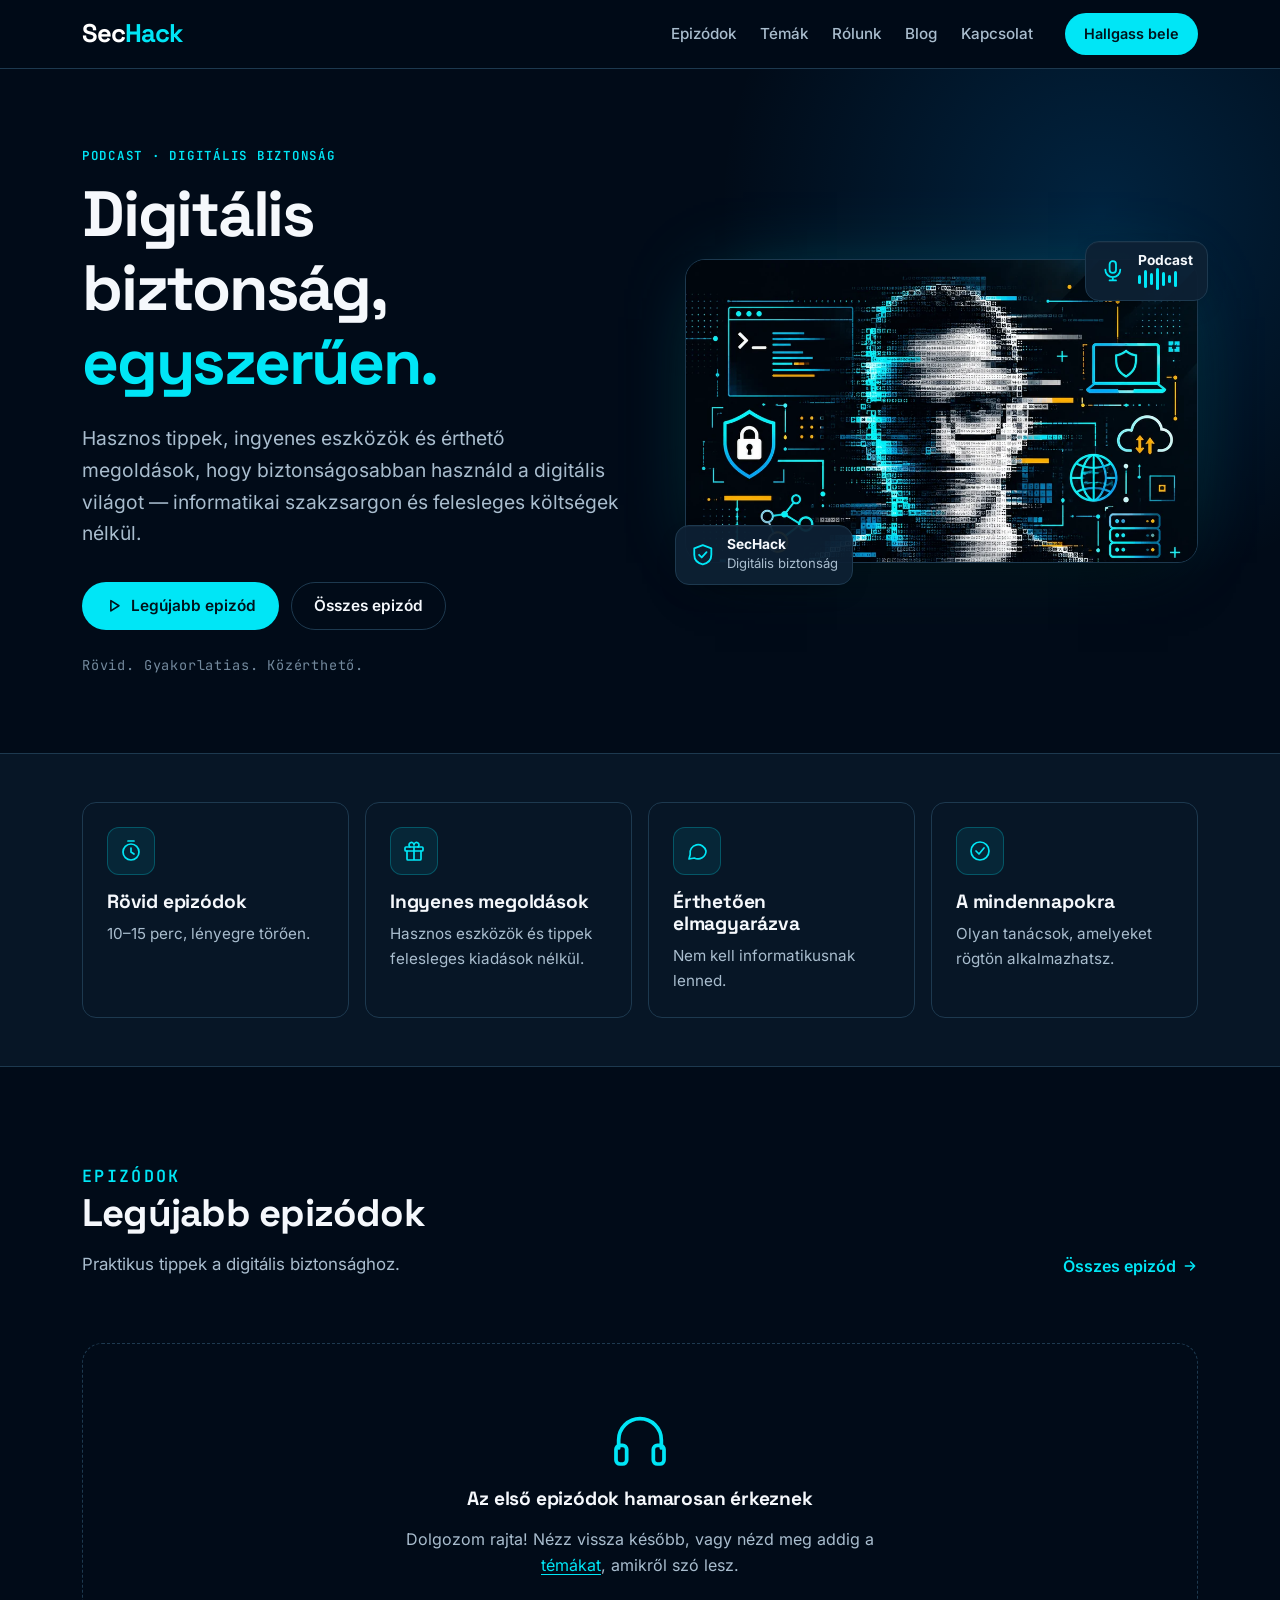
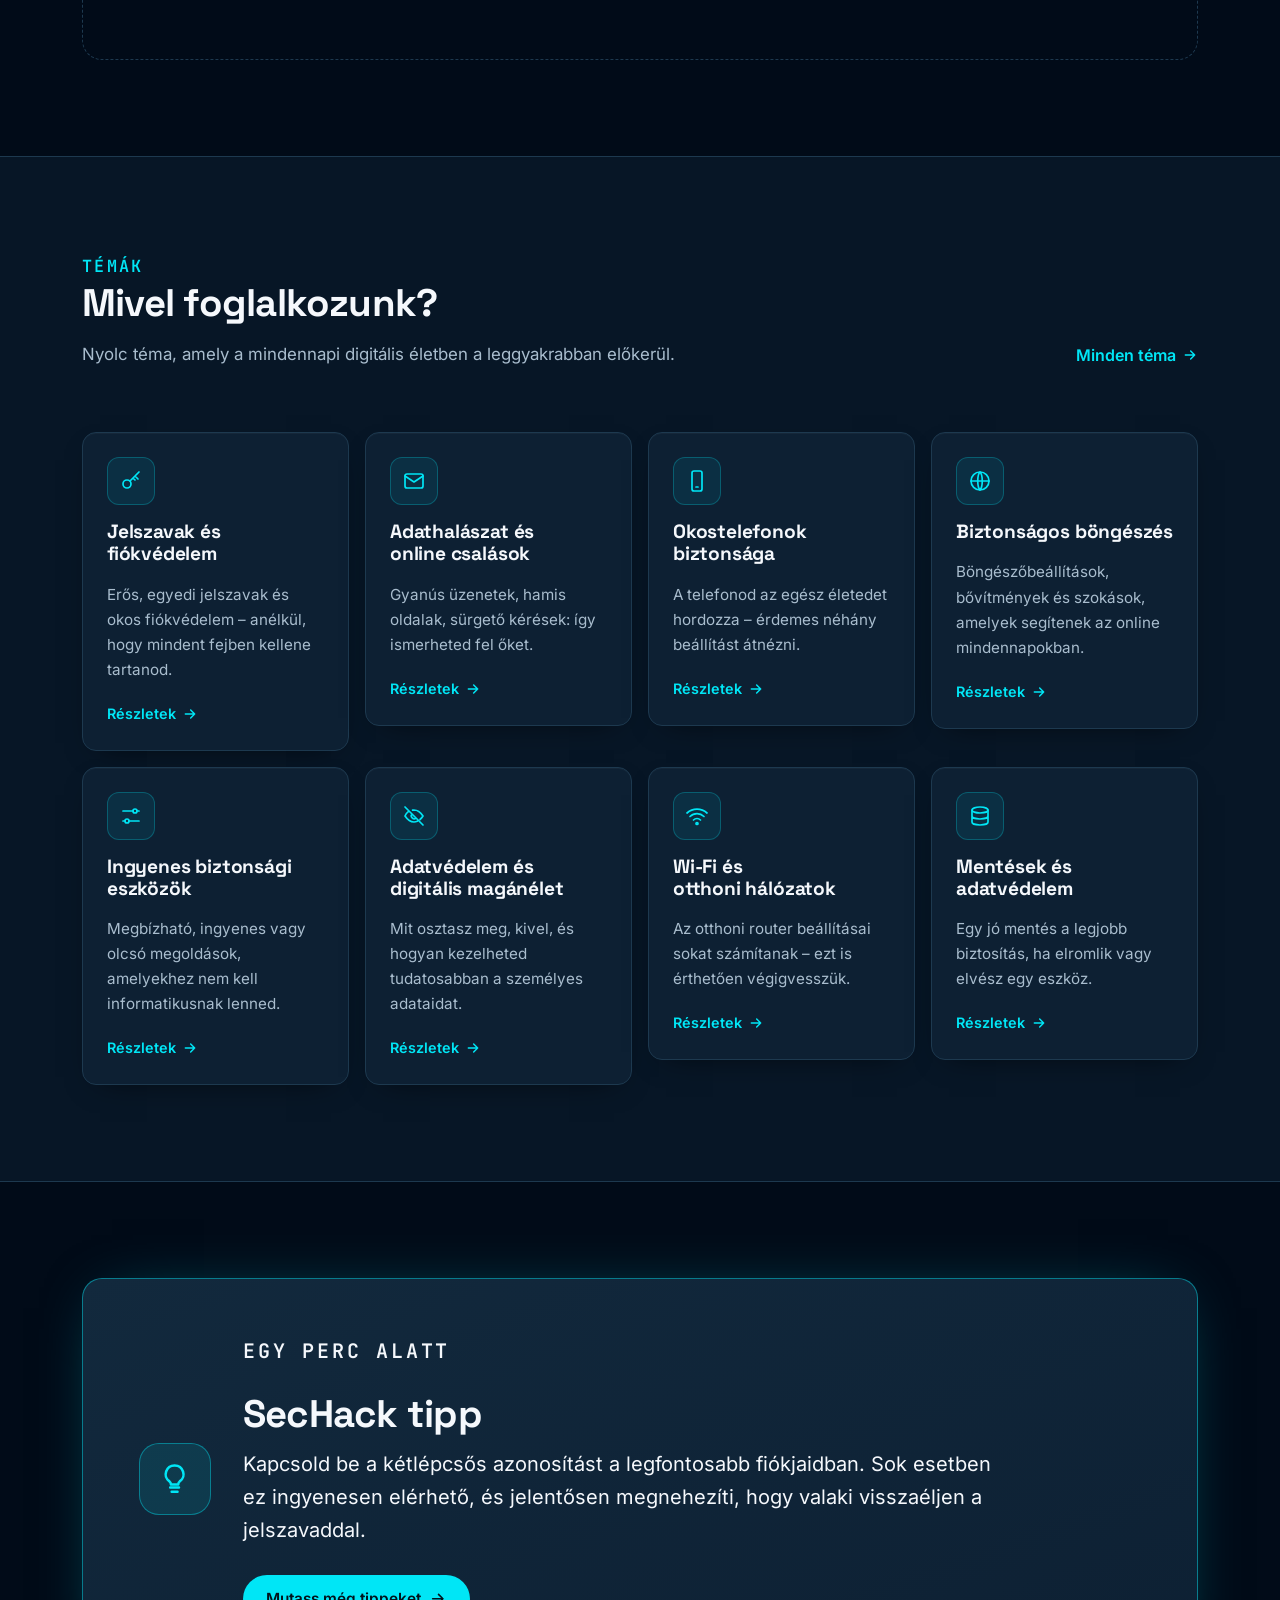
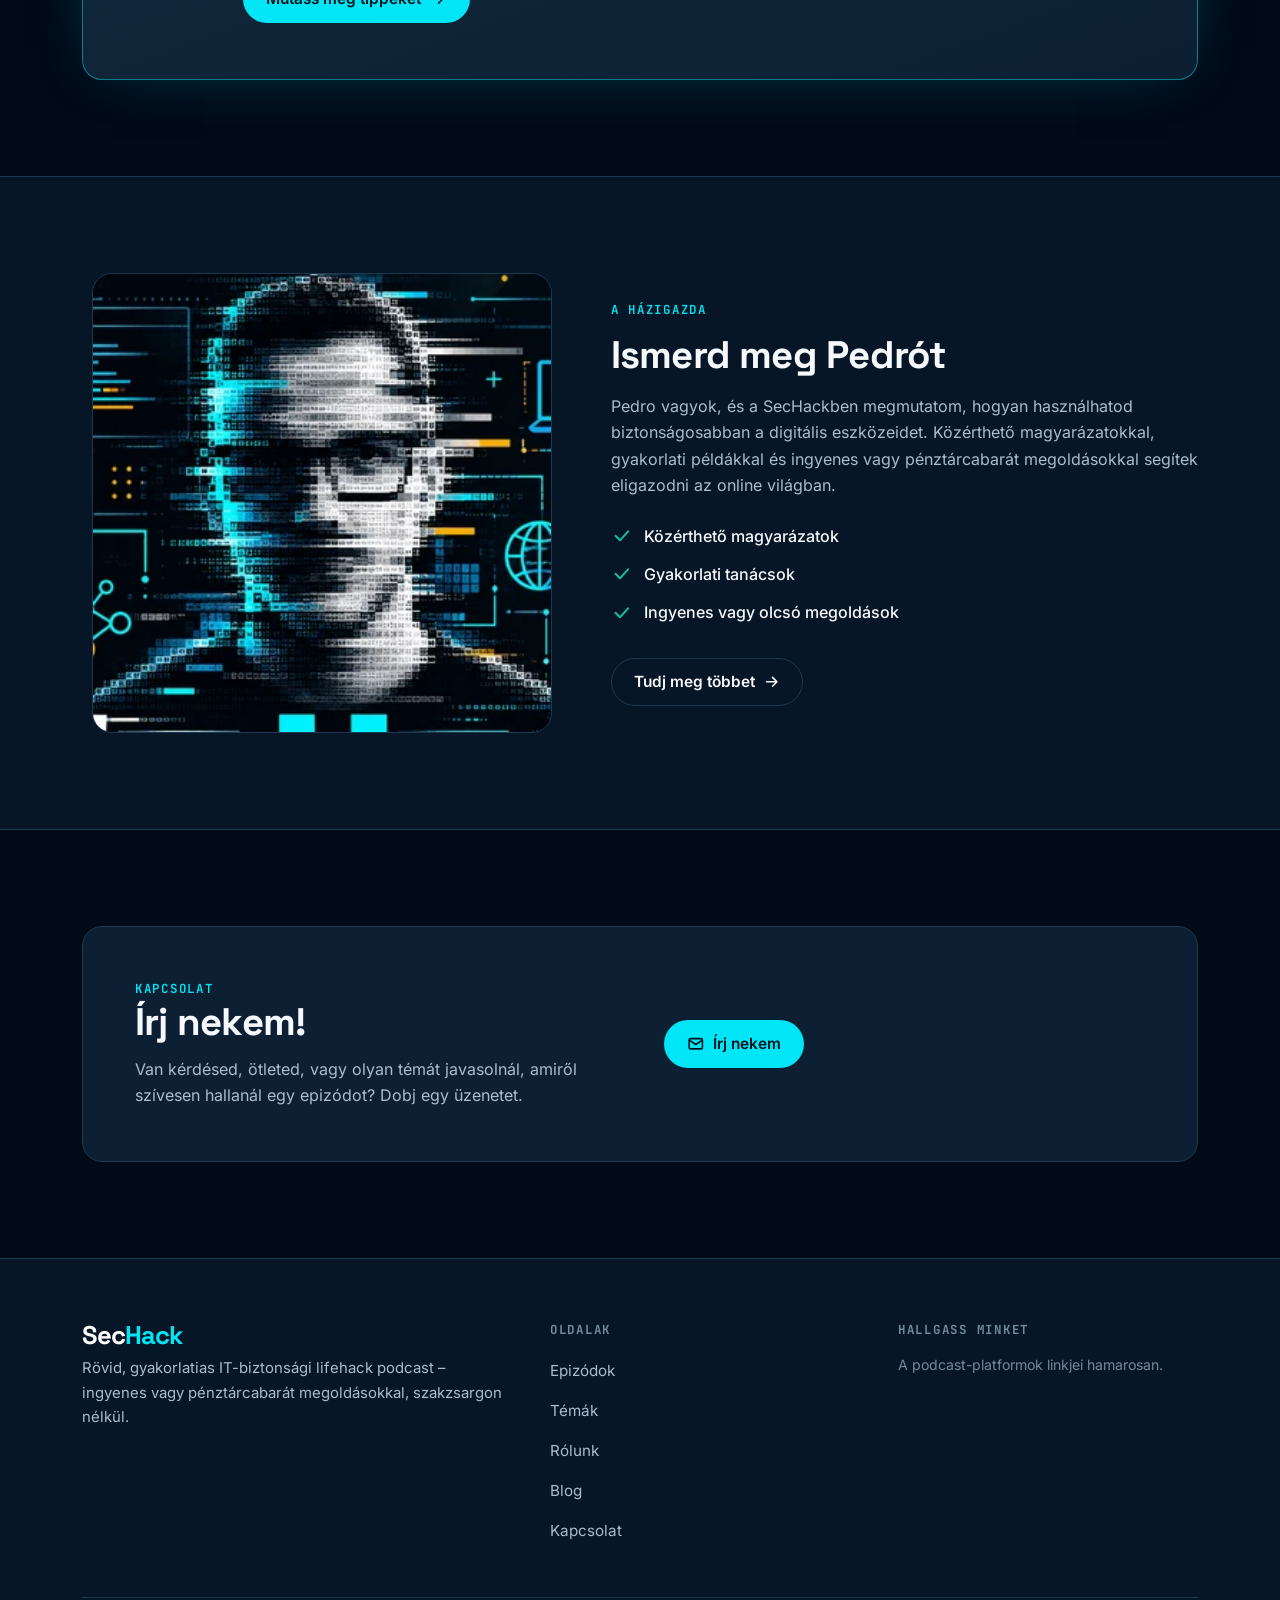
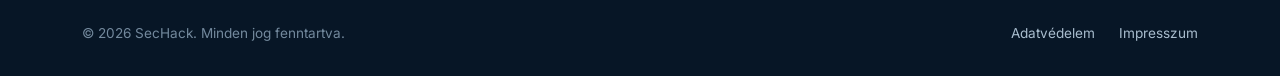
<file: index.html>
<!doctype html>
<html lang="hu">
<head>
<meta charset="utf-8">
<meta name="viewport" content="width=device-width, initial-scale=1">
<script>document.documentElement.classList.add("js");</script>
<title>SecHack – Digitális biztonság, egyszerűen</title>
<meta name="description" content="Gyakorlati IT-biztonsági tippek, ingyenes eszközök és közérthető tanácsok a biztonságosabb digitális mindennapokhoz.">
<meta name="theme-color" content="#010B18">
<link rel="canonical" href="https://sechack.hu/"><!-- CSERÉLD LE a végleges webcímre (lásd README) -->
<meta property="og:type" content="website">
<meta property="og:locale" content="hu_HU">
<meta property="og:site_name" content="SecHack">
<meta property="og:title" content="SecHack – Digitális biztonság, egyszerűen">
<meta property="og:description" content="Gyakorlati IT-biztonsági tippek, ingyenes eszközök és közérthető tanácsok a biztonságosabb digitális mindennapokhoz.">
<meta property="og:url" content="https://sechack.hu/">
<meta property="og:image" content="https://sechack.hu/assets/images/og-image.png">
<meta name="twitter:card" content="summary_large_image">
<link rel="icon" href="assets/images/favicon.svg" type="image/svg+xml">
<link rel="apple-touch-icon" href="assets/images/apple-touch-icon.png">
<link rel="preload" href="assets/fonts/space-grotesk-latin-wght-normal.woff2" as="font" type="font/woff2" crossorigin>
<link rel="preload" href="assets/fonts/inter-latin-wght-normal.woff2" as="font" type="font/woff2" crossorigin>
<link rel="stylesheet" href="assets/css/styles.css">
</head>
<body>
<svg xmlns="http://www.w3.org/2000/svg" width="0" height="0" style="position:absolute" aria-hidden="true" focusable="false"><defs><symbol id="i-mic" viewBox="0 0 24 24"><rect x="9" y="3" width="6" height="11" rx="3"/><path d="M5 11a7 7 0 0 0 14 0M12 18v3M9 21h6"/></symbol><symbol id="i-shield" viewBox="0 0 24 24"><path d="M12 3l8 3v6c0 5-3.5 8-8 9-4.5-1-8-4-8-9V6l8-3z"/></symbol><symbol id="i-shield-check" viewBox="0 0 24 24"><path d="M12 3l8 3v6c0 5-3.5 8-8 9-4.5-1-8-4-8-9V6l8-3z"/><path d="M8.5 12l2.5 2.5 4.5-5"/></symbol><symbol id="i-lock" viewBox="0 0 24 24"><rect x="5" y="11" width="14" height="10" rx="2"/><path d="M8 11V8a4 4 0 0 1 8 0v3"/><path d="M12 15.5v1.5"/></symbol><symbol id="i-key" viewBox="0 0 24 24"><circle cx="8" cy="15" r="4"/><path d="M11 12l9-9M16 7l3 3M14 9l2 2"/></symbol><symbol id="i-mail" viewBox="0 0 24 24"><rect x="3" y="5" width="18" height="14" rx="2"/><path d="M3 7l9 6 9-6"/></symbol><symbol id="i-phone" viewBox="0 0 24 24"><rect x="7" y="2" width="10" height="20" rx="2"/><path d="M11 18h2"/></symbol><symbol id="i-globe" viewBox="0 0 24 24"><circle cx="12" cy="12" r="9"/><path d="M3 12h18M12 3c3 3 3 15 0 18M12 3c-3 3-3 15 0 18"/></symbol><symbol id="i-sliders" viewBox="0 0 24 24"><path d="M4 7h10M18 7h2M4 17h2M10 17h10"/><circle cx="16" cy="7" r="2"/><circle cx="8" cy="17" r="2"/></symbol><symbol id="i-eye-off" viewBox="0 0 24 24"><path d="M3 3l18 18M10.6 6.2A9.6 9.6 0 0 1 12 6c5 0 9 6 9 6a15 15 0 0 1-3 3.5M6.3 7.6C4 9.3 3 12 3 12s4 6 9 6c1.2 0 2.3-.3 3.3-.7M9.9 9.9a3 3 0 0 0 4.2 4.2"/></symbol><symbol id="i-wifi" viewBox="0 0 24 24"><path d="M2 9a15 15 0 0 1 20 0M5 12.5a10 10 0 0 1 14 0M8.5 16a5 5 0 0 1 7 0"/><circle cx="12" cy="19.5" r="1"/></symbol><symbol id="i-database" viewBox="0 0 24 24"><ellipse cx="12" cy="6" rx="8" ry="3"/><path d="M4 6v6c0 1.7 3.6 3 8 3s8-1.3 8-3V6M4 12v6c0 1.7 3.6 3 8 3s8-1.3 8-3v-6"/></symbol><symbol id="i-timer" viewBox="0 0 24 24"><circle cx="12" cy="13" r="8"/><path d="M12 9v4l3 2M9 2h6"/></symbol><symbol id="i-gift" viewBox="0 0 24 24"><rect x="3" y="8" width="18" height="4" rx="1"/><path d="M12 8v13M5 12v8a1 1 0 0 0 1 1h12a1 1 0 0 0 1-1v-8M8 8a2.5 2.5 0 1 1 4-2 2.5 2.5 0 1 1 4 2"/></symbol><symbol id="i-chat" viewBox="0 0 24 24"><path d="M21 12a8 8 0 0 1-11.7 7L4 20l1.2-4.5A8 8 0 1 1 21 12z"/></symbol><symbol id="i-check-circle" viewBox="0 0 24 24"><circle cx="12" cy="12" r="9"/><path d="M8 12l3 3 5-6"/></symbol><symbol id="i-arrow-right" viewBox="0 0 24 24"><path d="M5 12h14M13 6l6 6-6 6"/></symbol><symbol id="i-arrow-up" viewBox="0 0 24 24"><path d="M12 19V5M6 11l6-6 6 6"/></symbol><symbol id="i-chevron-down" viewBox="0 0 24 24"><path d="M6 9l6 6 6-6"/></symbol><symbol id="i-search" viewBox="0 0 24 24"><circle cx="11" cy="11" r="7"/><path d="M20 20l-4-4"/></symbol><symbol id="i-check" viewBox="0 0 24 24"><path d="M5 12l5 5 9-10"/></symbol><symbol id="i-info" viewBox="0 0 24 24"><circle cx="12" cy="12" r="9"/><path d="M12 11v6M12 7.5v.01"/></symbol><symbol id="i-play" viewBox="0 0 24 24"><path d="M8 5v14l11-7z"/></symbol><symbol id="i-calendar" viewBox="0 0 24 24"><rect x="3" y="5" width="18" height="16" rx="2"/><path d="M3 10h18M8 3v4M16 3v4"/></symbol><symbol id="i-headphones" viewBox="0 0 24 24"><path d="M4 15v-3a8 8 0 0 1 16 0v3"/><rect x="3" y="14" width="4" height="7" rx="1.5"/><rect x="17" y="14" width="4" height="7" rx="1.5"/></symbol><symbol id="i-link" viewBox="0 0 24 24"><path d="M10 14a4 4 0 0 0 5.7 0l3-3a4 4 0 0 0-5.7-5.7l-1 1M14 10a4 4 0 0 0-5.7 0l-3 3a4 4 0 0 0 5.7 5.7l1-1"/></symbol><symbol id="i-rss" viewBox="0 0 24 24"><path d="M4 11a9 9 0 0 1 9 9M4 4a16 16 0 0 1 16 16"/><circle cx="5" cy="19" r="1"/></symbol><symbol id="i-bulb" viewBox="0 0 24 24"><path d="M9 18h6M10 21h4M12 3a6 6 0 0 0-3.5 10.9c.6.5 1 1.2 1 2.1h5c0-.9.4-1.6 1-2.1A6 6 0 0 0 12 3z"/></symbol><symbol id="i-alert" viewBox="0 0 24 24"><path d="M12 3l10 18H2L12 3zM12 10v5M12 18v.01"/></symbol><symbol id="i-compass" viewBox="0 0 24 24"><circle cx="12" cy="12" r="9"/><path d="M15.5 8.5l-2 5-5 2 2-5z"/></symbol></defs></svg>
<a class="skip-link" href="#main">Ugrás a tartalomra</a>
<header class="site-header">
  <div class="container site-header__inner">
    <a class="logo" href="index.html" aria-label="SecHack – főoldal">Sec<span>Hack</span></a>
    <button class="nav-toggle" type="button" aria-expanded="false" aria-controls="site-nav" aria-label="Menü megnyitása"><span class="nav-toggle__bars"></span></button>
    <nav class="nav" id="site-nav" aria-label="Főmenü">
      <ul class="nav__list">
<li><a class="nav__link" href="episodes.html">Epizódok</a></li>
<li><a class="nav__link" href="topics.html">Témák</a></li>
<li><a class="nav__link" href="about.html">Rólunk</a></li>
<li><a class="nav__link" href="blog.html">Blog</a></li>
<li><a class="nav__link" href="#kapcsolat">Kapcsolat</a></li>
      </ul>
      <a class="btn btn--primary btn--sm" href="episodes.html">Hallgass bele</a>
    </nav>
  </div>
</header>
<main id="main">
<section class="hero" aria-labelledby="hero-title">
  <div class="container hero__grid">
    <div class="hero__copy">
      <p class="eyebrow">Podcast · Digitális biztonság</p>
      <h1 class="hero__title" id="hero-title">Digitális biztonság, <em>egyszerűen.</em></h1>
      <p class="hero__lead">Hasznos tippek, ingyenes eszközök és érthető megoldások, hogy biztonságosabban használd a digitális világot — informatikai szakzsargon és felesleges költségek nélkül.</p>
      <div class="hero__actions">
        <a class="btn btn--primary" href="#epizodok"><svg class="icon" aria-hidden="true" focusable="false"><use href="#i-play"></use></svg>Legújabb epizód</a>
        <a class="btn btn--ghost" href="episodes.html">Összes epizód</a>
      </div>
      <p class="hero__tagline">Rövid. Gyakorlatias. Közérthető.</p>
    </div>
    <div class="hero__art">
      <img class="hero__portrait" src="assets/images/pedro-portrait.webp" width="960" height="570" alt="Pedro pixeles, digitális stílusú portréja, körülötte pajzs, lakat, laptop és felhő ikonok" fetchpriority="high">
      <div class="hero__badge hero__badge--wave" aria-hidden="true"><svg class="icon" aria-hidden="true" focusable="false"><use href="#i-mic"></use></svg><div><strong>Podcast</strong><span class="wave"><i></i><i></i><i></i><i></i><i></i><i></i><i></i></span></div></div>
      <div class="hero__badge hero__badge--shield" aria-hidden="true"><svg class="icon" aria-hidden="true" focusable="false"><use href="#i-shield-check"></use></svg><div><strong>SecHack</strong>Digitális biztonság</div></div>
    </div>
  </div>
</section>

<section class="benefits" aria-label="Miért hallgasd a SecHacket?">
  <div class="container"><ul class="grid grid--4"><li class="card"><div class="card__icon"><svg class="icon" aria-hidden="true" focusable="false"><use href="#i-timer"></use></svg></div><h3>Rövid epizódok</h3><p>10–15 perc, lényegre törően.</p></li><li class="card"><div class="card__icon"><svg class="icon" aria-hidden="true" focusable="false"><use href="#i-gift"></use></svg></div><h3>Ingyenes megoldások</h3><p>Hasznos eszközök és tippek felesleges kiadások nélkül.</p></li><li class="card"><div class="card__icon"><svg class="icon" aria-hidden="true" focusable="false"><use href="#i-chat"></use></svg></div><h3>Érthetően elmagyarázva</h3><p>Nem kell informatikusnak lenned.</p></li><li class="card"><div class="card__icon"><svg class="icon" aria-hidden="true" focusable="false"><use href="#i-check-circle"></use></svg></div><h3>A mindennapokra</h3><p>Olyan tanácsok, amelyeket rögtön alkalmazhatsz.</p></li></ul></div>
</section>

<section class="section" id="epizodok" aria-labelledby="ep-title">
  <div class="container">
    <div class="section__head section__head--row">
      <div><p class="eyebrow">Epizódok</p><h2 id="ep-title">Legújabb epizódok</h2><p>Praktikus tippek a digitális biztonsághoz.</p></div>
      <a class="link-arrow" href="episodes.html">Összes epizód <svg class="icon" aria-hidden="true" focusable="false"><use href="#i-arrow-right"></use></svg></a>
    </div>
    <div class="grid grid--3" data-episodes-latest data-limit="3" data-has-episodes hidden></div>
    <div class="empty" data-no-episodes><svg class="icon icon-lg" aria-hidden="true" focusable="false"><use href="#i-headphones"></use></svg><h3>Az első epizódok hamarosan érkeznek</h3><p>Dolgozom rajta! Nézz vissza később, vagy nézd meg addig a <a href="topics.html">témákat</a>, amikről szó lesz.</p></div>
  </div>
</section>

<section class="section section--alt" id="temak" aria-labelledby="topics-title">
  <div class="container">
    <div class="section__head section__head--row">
      <div><p class="eyebrow">Témák</p><h2 id="topics-title">Mivel foglalkozunk?</h2><p>Nyolc téma, amely a mindennapi digitális életben a leggyakrabban előkerül.</p></div>
      <a class="link-arrow" href="topics.html">Minden téma <svg class="icon" aria-hidden="true" focusable="false"><use href="#i-arrow-right"></use></svg></a>
    </div>
    <ul class="grid grid--4"><li><a class="card topic" href="topics.html#jelszavak"><div class="card__icon"><svg class="icon" aria-hidden="true" focusable="false"><use href="#i-key"></use></svg></div><h3>Jelszavak és fiókvédelem</h3><p>Erős, egyedi jelszavak és okos fiókvédelem – anélkül, hogy mindent fejben kellene tartanod.</p><span class="topic__more">Részletek <svg class="icon" aria-hidden="true" focusable="false"><use href="#i-arrow-right"></use></svg></span></a></li><li><a class="card topic" href="topics.html#adathalaszat"><div class="card__icon"><svg class="icon" aria-hidden="true" focusable="false"><use href="#i-mail"></use></svg></div><h3>Adathalászat és online csalások</h3><p>Gyanús üzenetek, hamis oldalak, sürgető kérések: így ismerheted fel őket.</p><span class="topic__more">Részletek <svg class="icon" aria-hidden="true" focusable="false"><use href="#i-arrow-right"></use></svg></span></a></li><li><a class="card topic" href="topics.html#telefon"><div class="card__icon"><svg class="icon" aria-hidden="true" focusable="false"><use href="#i-phone"></use></svg></div><h3>Okostelefonok biztonsága</h3><p>A telefonod az egész életedet hordozza – érdemes néhány beállítást átnézni.</p><span class="topic__more">Részletek <svg class="icon" aria-hidden="true" focusable="false"><use href="#i-arrow-right"></use></svg></span></a></li><li><a class="card topic" href="topics.html#bongeszes"><div class="card__icon"><svg class="icon" aria-hidden="true" focusable="false"><use href="#i-globe"></use></svg></div><h3>Biztonságos böngészés</h3><p>Böngészőbeállítások, bővítmények és szokások, amelyek segítenek az online mindennapokban.</p><span class="topic__more">Részletek <svg class="icon" aria-hidden="true" focusable="false"><use href="#i-arrow-right"></use></svg></span></a></li><li><a class="card topic" href="topics.html#eszkozok"><div class="card__icon"><svg class="icon" aria-hidden="true" focusable="false"><use href="#i-sliders"></use></svg></div><h3>Ingyenes biztonsági eszközök</h3><p>Megbízható, ingyenes vagy olcsó megoldások, amelyekhez nem kell informatikusnak lenned.</p><span class="topic__more">Részletek <svg class="icon" aria-hidden="true" focusable="false"><use href="#i-arrow-right"></use></svg></span></a></li><li><a class="card topic" href="topics.html#adatvedelem"><div class="card__icon"><svg class="icon" aria-hidden="true" focusable="false"><use href="#i-eye-off"></use></svg></div><h3>Adatvédelem és digitális magánélet</h3><p>Mit osztasz meg, kivel, és hogyan kezelheted tudatosabban a személyes adataidat.</p><span class="topic__more">Részletek <svg class="icon" aria-hidden="true" focusable="false"><use href="#i-arrow-right"></use></svg></span></a></li><li><a class="card topic" href="topics.html#wifi"><div class="card__icon"><svg class="icon" aria-hidden="true" focusable="false"><use href="#i-wifi"></use></svg></div><h3>Wi-Fi és otthoni hálózatok</h3><p>Az otthoni router beállításai sokat számítanak – ezt is érthetően végigvesszük.</p><span class="topic__more">Részletek <svg class="icon" aria-hidden="true" focusable="false"><use href="#i-arrow-right"></use></svg></span></a></li><li><a class="card topic" href="topics.html#mentesek"><div class="card__icon"><svg class="icon" aria-hidden="true" focusable="false"><use href="#i-database"></use></svg></div><h3>Mentések és adatvédelem</h3><p>Egy jó mentés a legjobb biztosítás, ha elromlik vagy elvész egy eszköz.</p><span class="topic__more">Részletek <svg class="icon" aria-hidden="true" focusable="false"><use href="#i-arrow-right"></use></svg></span></a></li></ul>
  </div>
</section>

<section class="section" aria-labelledby="tip-title">
  <div class="container">
    <div class="tip">
      <div class="tip__icon"><svg class="icon" aria-hidden="true" focusable="false"><use href="#i-bulb"></use></svg></div>
      <div>
        <p class="eyebrow">Egy perc alatt</p>
        <h2 id="tip-title">SecHack tipp</h2>
        <p>Kapcsold be a kétlépcsős azonosítást a legfontosabb fiókjaidban. Sok esetben ez ingyenesen elérhető, és jelentősen megnehezíti, hogy valaki visszaéljen a jelszavaddal.</p>
        <a class="btn btn--primary" href="blog.html">Mutass még tippeket <svg class="icon" aria-hidden="true" focusable="false"><use href="#i-arrow-right"></use></svg></a>
      </div>
    </div>
  </div>
</section>

<section class="section section--alt" aria-labelledby="about-title">
  <div class="container about">
    <div class="about__media"><img src="assets/images/pedro-avatar.webp" width="320" height="320" loading="lazy" alt="Pedro pixeles, digitális stílusú portréja"></div>
    <div>
      <p class="eyebrow">A házigazda</p>
      <h2 id="about-title">Ismerd meg Pedrót</h2>
      <p>Pedro vagyok, és a SecHackben megmutatom, hogyan használhatod biztonságosabban a digitális eszközeidet. Közérthető magyarázatokkal, gyakorlati példákkal és ingyenes vagy pénztárcabarát megoldásokkal segítek eligazodni az online világban.</p>
      <ul class="checklist">
        <li><svg class="icon" aria-hidden="true" focusable="false"><use href="#i-check"></use></svg>Közérthető magyarázatok</li>
        <li><svg class="icon" aria-hidden="true" focusable="false"><use href="#i-check"></use></svg>Gyakorlati tanácsok</li>
        <li><svg class="icon" aria-hidden="true" focusable="false"><use href="#i-check"></use></svg>Ingyenes vagy olcsó megoldások</li>
      </ul>
      <a class="btn btn--ghost" href="about.html">Tudj meg többet <svg class="icon" aria-hidden="true" focusable="false"><use href="#i-arrow-right"></use></svg></a>
    </div>
  </div>
</section>

<section class="section" id="kapcsolat" aria-labelledby="contact-title">
  <div class="container">
    <div class="contact-box">
      <div>
        <p class="eyebrow">Kapcsolat</p>
        <h2 id="contact-title">Írj nekem!</h2>
        <p>Van kérdésed, ötleted, vagy olyan témát javasolnál, amiről szívesen hallanál egy epizódot? Dobj egy üzenetet.</p>
      </div>
      <div data-contact><p class="footer__muted">A kapcsolati e-mail-cím hamarosan ide kerül.</p></div>
    </div>
  </div>
</section>

</main>
<footer class="site-footer">
  <div class="container">
    <div class="footer__grid">
      <div class="footer__brand">
        <a class="logo" href="index.html" aria-label="SecHack – főoldal">Sec<span>Hack</span></a>
        <p>Rövid, gyakorlatias IT-biztonsági lifehack podcast – ingyenes vagy pénztárcabarát megoldásokkal, szakzsargon nélkül.</p>
      </div>
      <div>
        <h2 class="footer__title">Oldalak</h2>
        <ul class="footer__links">
          <li><a href="episodes.html">Epizódok</a></li>
          <li><a href="topics.html">Témák</a></li>
          <li><a href="about.html">Rólunk</a></li>
          <li><a href="blog.html">Blog</a></li>
          <li><a href="index.html#kapcsolat">Kapcsolat</a></li>
        </ul>
      </div>
      <div>
        <h2 class="footer__title">Hallgass minket</h2>
        <div data-platforms><p class="footer__muted">A podcast-platformok linkjei hamarosan.</p></div>
      </div>
    </div>
    <div class="footer__bottom">
      <p>© <span data-year>2026</span> SecHack. Minden jog fenntartva.</p>
      <nav aria-label="Jogi információk"><a href="adatvedelem.html">Adatvédelem</a><a href="impresszum.html">Impresszum</a></nav>
    </div>
  </div>
</footer>
<button class="to-top" type="button" aria-label="Vissza a tetejére"><svg class="icon" aria-hidden="true" focusable="false"><use href="#i-arrow-up"></use></svg></button>
<script src="assets/js/data.js"></script>
<script src="assets/js/main.js"></script>
</body>
</html>
</file>
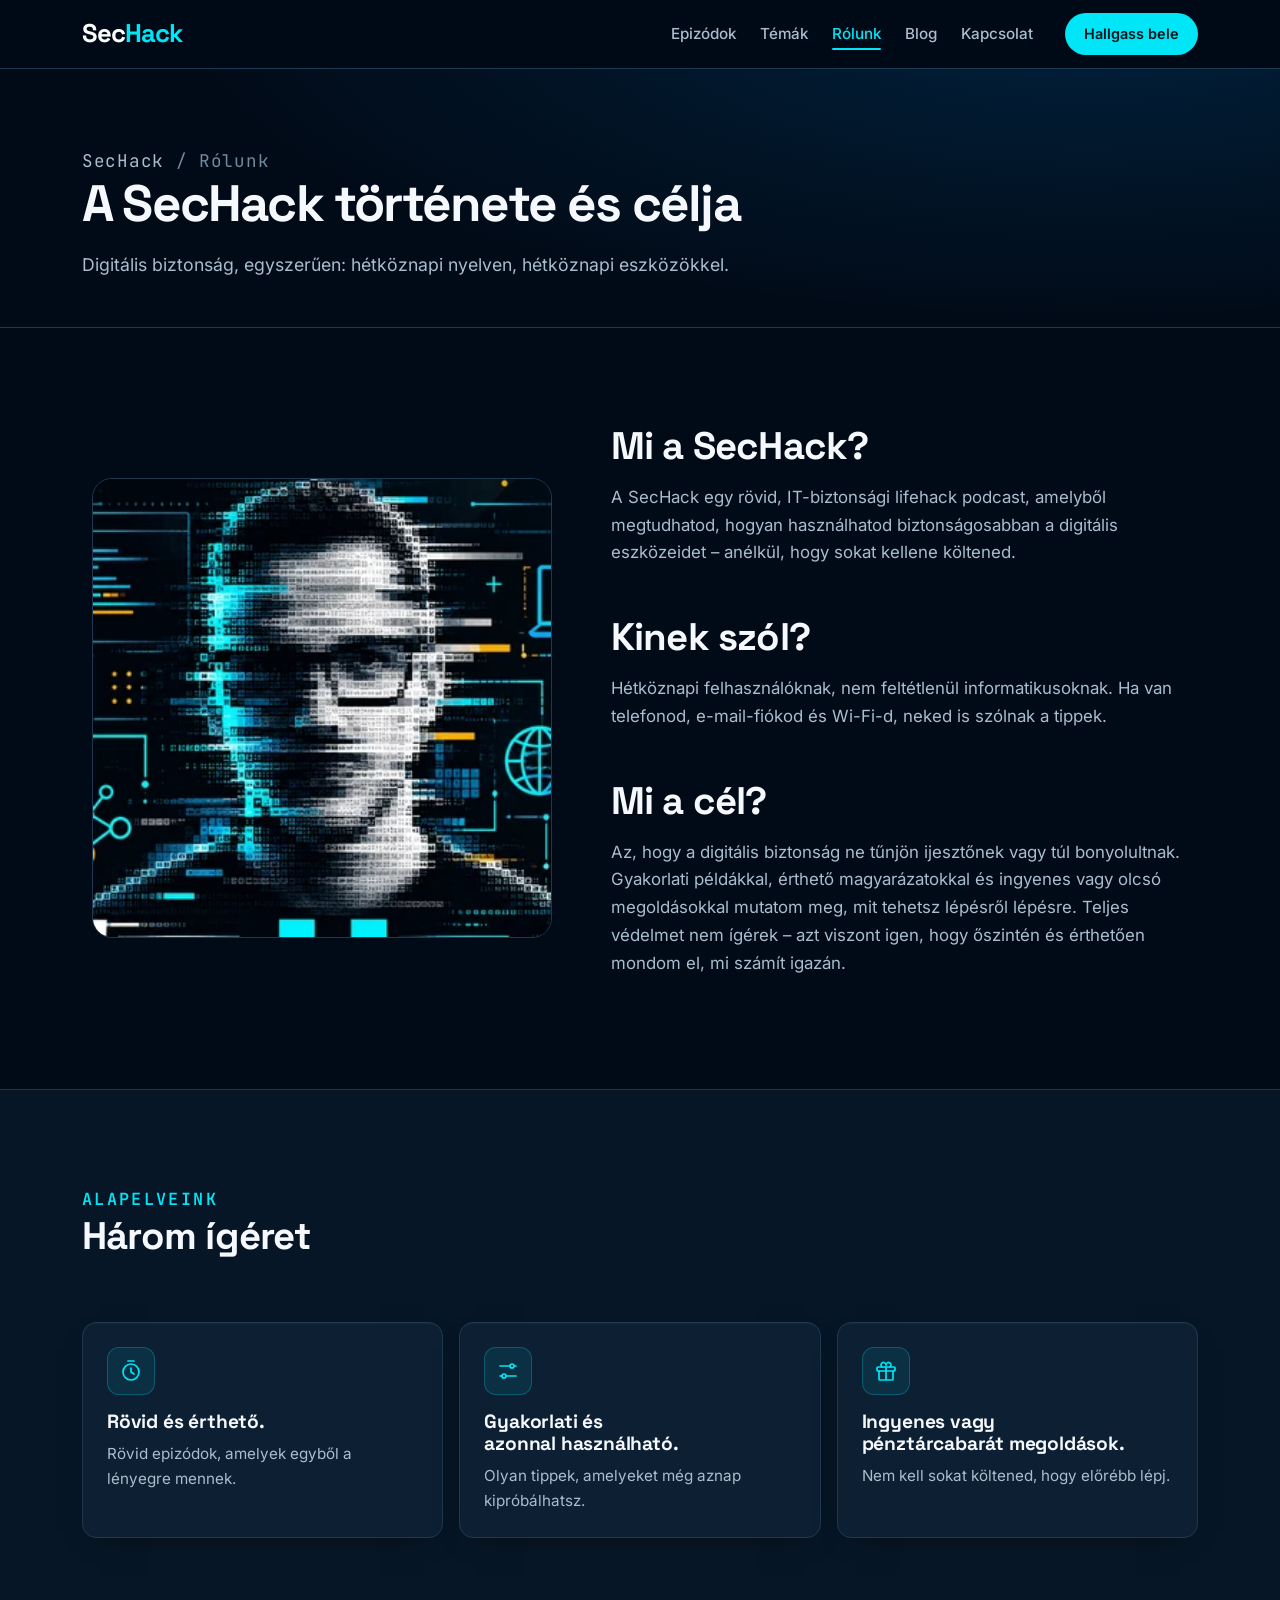
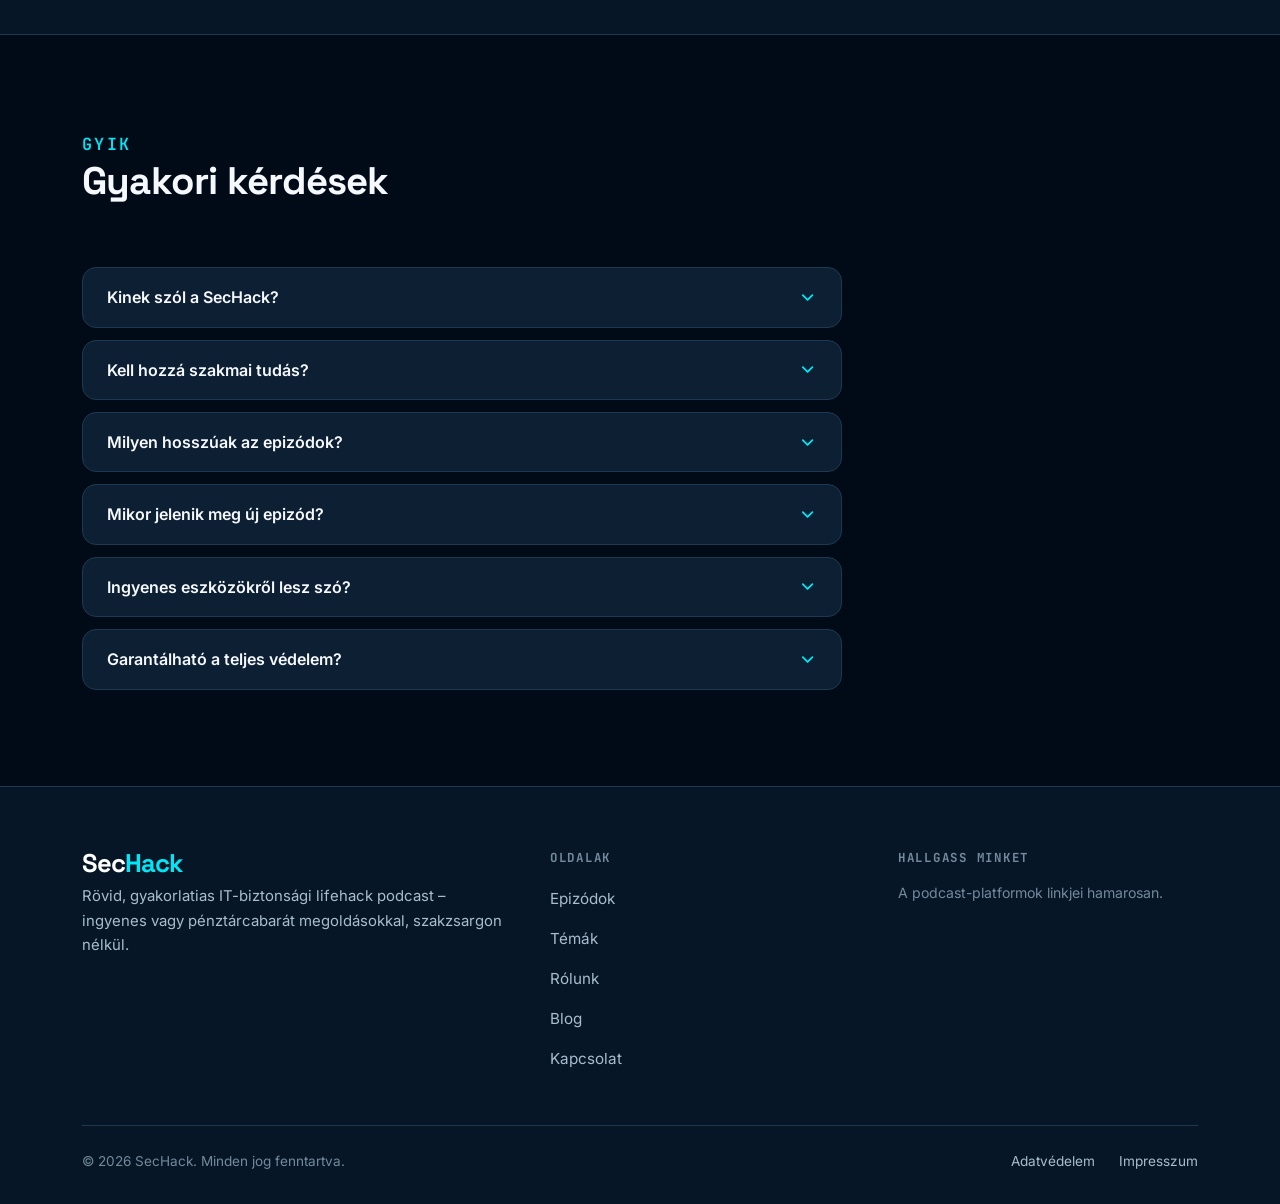
<file: about.html>
<!doctype html>
<html lang="hu">
<head>
<meta charset="utf-8">
<meta name="viewport" content="width=device-width, initial-scale=1">
<script>document.documentElement.classList.add("js");</script>
<title>Rólunk – SecHack</title>
<meta name="description" content="Ismerd meg a SecHack podcastot és Pedrót: rövid IT-biztonsági lifehackek ingyenes vagy pénztárcabarát megoldásokkal.">
<meta name="theme-color" content="#010B18">
<link rel="canonical" href="https://sechack.hu/about.html"><!-- CSERÉLD LE a végleges webcímre (lásd README) -->
<meta property="og:type" content="website">
<meta property="og:locale" content="hu_HU">
<meta property="og:site_name" content="SecHack">
<meta property="og:title" content="Rólunk – SecHack">
<meta property="og:description" content="Ismerd meg a SecHack podcastot és Pedrót: rövid IT-biztonsági lifehackek ingyenes vagy pénztárcabarát megoldásokkal.">
<meta property="og:url" content="https://sechack.hu/about.html">
<meta property="og:image" content="https://sechack.hu/assets/images/og-image.png">
<meta name="twitter:card" content="summary_large_image">
<link rel="icon" href="assets/images/favicon.svg" type="image/svg+xml">
<link rel="apple-touch-icon" href="assets/images/apple-touch-icon.png">
<link rel="preload" href="assets/fonts/space-grotesk-latin-wght-normal.woff2" as="font" type="font/woff2" crossorigin>
<link rel="preload" href="assets/fonts/inter-latin-wght-normal.woff2" as="font" type="font/woff2" crossorigin>
<link rel="stylesheet" href="assets/css/styles.css">
</head>
<body>
<svg xmlns="http://www.w3.org/2000/svg" width="0" height="0" style="position:absolute" aria-hidden="true" focusable="false"><defs><symbol id="i-mic" viewBox="0 0 24 24"><rect x="9" y="3" width="6" height="11" rx="3"/><path d="M5 11a7 7 0 0 0 14 0M12 18v3M9 21h6"/></symbol><symbol id="i-shield" viewBox="0 0 24 24"><path d="M12 3l8 3v6c0 5-3.5 8-8 9-4.5-1-8-4-8-9V6l8-3z"/></symbol><symbol id="i-shield-check" viewBox="0 0 24 24"><path d="M12 3l8 3v6c0 5-3.5 8-8 9-4.5-1-8-4-8-9V6l8-3z"/><path d="M8.5 12l2.5 2.5 4.5-5"/></symbol><symbol id="i-lock" viewBox="0 0 24 24"><rect x="5" y="11" width="14" height="10" rx="2"/><path d="M8 11V8a4 4 0 0 1 8 0v3"/><path d="M12 15.5v1.5"/></symbol><symbol id="i-key" viewBox="0 0 24 24"><circle cx="8" cy="15" r="4"/><path d="M11 12l9-9M16 7l3 3M14 9l2 2"/></symbol><symbol id="i-mail" viewBox="0 0 24 24"><rect x="3" y="5" width="18" height="14" rx="2"/><path d="M3 7l9 6 9-6"/></symbol><symbol id="i-phone" viewBox="0 0 24 24"><rect x="7" y="2" width="10" height="20" rx="2"/><path d="M11 18h2"/></symbol><symbol id="i-globe" viewBox="0 0 24 24"><circle cx="12" cy="12" r="9"/><path d="M3 12h18M12 3c3 3 3 15 0 18M12 3c-3 3-3 15 0 18"/></symbol><symbol id="i-sliders" viewBox="0 0 24 24"><path d="M4 7h10M18 7h2M4 17h2M10 17h10"/><circle cx="16" cy="7" r="2"/><circle cx="8" cy="17" r="2"/></symbol><symbol id="i-eye-off" viewBox="0 0 24 24"><path d="M3 3l18 18M10.6 6.2A9.6 9.6 0 0 1 12 6c5 0 9 6 9 6a15 15 0 0 1-3 3.5M6.3 7.6C4 9.3 3 12 3 12s4 6 9 6c1.2 0 2.3-.3 3.3-.7M9.9 9.9a3 3 0 0 0 4.2 4.2"/></symbol><symbol id="i-wifi" viewBox="0 0 24 24"><path d="M2 9a15 15 0 0 1 20 0M5 12.5a10 10 0 0 1 14 0M8.5 16a5 5 0 0 1 7 0"/><circle cx="12" cy="19.5" r="1"/></symbol><symbol id="i-database" viewBox="0 0 24 24"><ellipse cx="12" cy="6" rx="8" ry="3"/><path d="M4 6v6c0 1.7 3.6 3 8 3s8-1.3 8-3V6M4 12v6c0 1.7 3.6 3 8 3s8-1.3 8-3v-6"/></symbol><symbol id="i-timer" viewBox="0 0 24 24"><circle cx="12" cy="13" r="8"/><path d="M12 9v4l3 2M9 2h6"/></symbol><symbol id="i-gift" viewBox="0 0 24 24"><rect x="3" y="8" width="18" height="4" rx="1"/><path d="M12 8v13M5 12v8a1 1 0 0 0 1 1h12a1 1 0 0 0 1-1v-8M8 8a2.5 2.5 0 1 1 4-2 2.5 2.5 0 1 1 4 2"/></symbol><symbol id="i-chat" viewBox="0 0 24 24"><path d="M21 12a8 8 0 0 1-11.7 7L4 20l1.2-4.5A8 8 0 1 1 21 12z"/></symbol><symbol id="i-check-circle" viewBox="0 0 24 24"><circle cx="12" cy="12" r="9"/><path d="M8 12l3 3 5-6"/></symbol><symbol id="i-arrow-right" viewBox="0 0 24 24"><path d="M5 12h14M13 6l6 6-6 6"/></symbol><symbol id="i-arrow-up" viewBox="0 0 24 24"><path d="M12 19V5M6 11l6-6 6 6"/></symbol><symbol id="i-chevron-down" viewBox="0 0 24 24"><path d="M6 9l6 6 6-6"/></symbol><symbol id="i-search" viewBox="0 0 24 24"><circle cx="11" cy="11" r="7"/><path d="M20 20l-4-4"/></symbol><symbol id="i-check" viewBox="0 0 24 24"><path d="M5 12l5 5 9-10"/></symbol><symbol id="i-info" viewBox="0 0 24 24"><circle cx="12" cy="12" r="9"/><path d="M12 11v6M12 7.5v.01"/></symbol><symbol id="i-play" viewBox="0 0 24 24"><path d="M8 5v14l11-7z"/></symbol><symbol id="i-calendar" viewBox="0 0 24 24"><rect x="3" y="5" width="18" height="16" rx="2"/><path d="M3 10h18M8 3v4M16 3v4"/></symbol><symbol id="i-headphones" viewBox="0 0 24 24"><path d="M4 15v-3a8 8 0 0 1 16 0v3"/><rect x="3" y="14" width="4" height="7" rx="1.5"/><rect x="17" y="14" width="4" height="7" rx="1.5"/></symbol><symbol id="i-link" viewBox="0 0 24 24"><path d="M10 14a4 4 0 0 0 5.7 0l3-3a4 4 0 0 0-5.7-5.7l-1 1M14 10a4 4 0 0 0-5.7 0l-3 3a4 4 0 0 0 5.7 5.7l1-1"/></symbol><symbol id="i-rss" viewBox="0 0 24 24"><path d="M4 11a9 9 0 0 1 9 9M4 4a16 16 0 0 1 16 16"/><circle cx="5" cy="19" r="1"/></symbol><symbol id="i-bulb" viewBox="0 0 24 24"><path d="M9 18h6M10 21h4M12 3a6 6 0 0 0-3.5 10.9c.6.5 1 1.2 1 2.1h5c0-.9.4-1.6 1-2.1A6 6 0 0 0 12 3z"/></symbol><symbol id="i-alert" viewBox="0 0 24 24"><path d="M12 3l10 18H2L12 3zM12 10v5M12 18v.01"/></symbol><symbol id="i-compass" viewBox="0 0 24 24"><circle cx="12" cy="12" r="9"/><path d="M15.5 8.5l-2 5-5 2 2-5z"/></symbol></defs></svg>
<a class="skip-link" href="#main">Ugrás a tartalomra</a>
<header class="site-header">
  <div class="container site-header__inner">
    <a class="logo" href="index.html" aria-label="SecHack – főoldal">Sec<span>Hack</span></a>
    <button class="nav-toggle" type="button" aria-expanded="false" aria-controls="site-nav" aria-label="Menü megnyitása"><span class="nav-toggle__bars"></span></button>
    <nav class="nav" id="site-nav" aria-label="Főmenü">
      <ul class="nav__list">
<li><a class="nav__link" href="episodes.html">Epizódok</a></li>
<li><a class="nav__link" href="topics.html">Témák</a></li>
<li><a class="nav__link" href="about.html" aria-current="page">Rólunk</a></li>
<li><a class="nav__link" href="blog.html">Blog</a></li>
<li><a class="nav__link" href="index.html#kapcsolat">Kapcsolat</a></li>
      </ul>
      <a class="btn btn--primary btn--sm" href="episodes.html">Hallgass bele</a>
    </nav>
  </div>
</header>
<main id="main">
<section class="page-hero">
  <div class="container">
    <p class="breadcrumb"><a href="index.html">SecHack</a> / Rólunk</p>
    <h1>A SecHack története és célja</h1>
    <p>Digitális biztonság, egyszerűen: hétköznapi nyelven, hétköznapi eszközökkel.</p>
  </div>
</section>

<section class="section">
  <div class="container about">
    <div class="about__media"><img src="assets/images/pedro-avatar.webp" width="320" height="320" alt="Pedro pixeles, digitális stílusú portréja"></div>
    <div class="prose">
      <h2>Mi a SecHack?</h2>
      <p>A SecHack egy rövid, IT-biztonsági lifehack podcast, amelyből megtudhatod, hogyan használhatod biztonságosabban a digitális eszközeidet – anélkül, hogy sokat kellene költened.</p>
      <h2>Kinek szól?</h2>
      <p>Hétköznapi felhasználóknak, nem feltétlenül informatikusoknak. Ha van telefonod, e-mail-fiókod és Wi-Fi-d, neked is szólnak a tippek.</p>
      <h2>Mi a cél?</h2>
      <p>Az, hogy a digitális biztonság ne tűnjön ijesztőnek vagy túl bonyolultnak. Gyakorlati példákkal, érthető magyarázatokkal és ingyenes vagy olcsó megoldásokkal mutatom meg, mit tehetsz lépésről lépésre. Teljes védelmet nem ígérek – azt viszont igen, hogy őszintén és érthetően mondom el, mi számít igazán.</p>
    </div>
  </div>
</section>
<section class="section section--alt">
  <div class="container">
    <div class="section__head"><p class="eyebrow">Alapelveink</p><h2>Három ígéret</h2></div>
    <ul class="promises" style="margin:0"><li class="card"><div class="card__icon"><svg class="icon" aria-hidden="true" focusable="false"><use href="#i-timer"></use></svg></div><h3>Rövid és érthető.</h3><p>Rövid epizódok, amelyek egyből a lényegre mennek.</p></li><li class="card"><div class="card__icon"><svg class="icon" aria-hidden="true" focusable="false"><use href="#i-sliders"></use></svg></div><h3>Gyakorlati és azonnal használható.</h3><p>Olyan tippek, amelyeket még aznap kipróbálhatsz.</p></li><li class="card"><div class="card__icon"><svg class="icon" aria-hidden="true" focusable="false"><use href="#i-gift"></use></svg></div><h3>Ingyenes vagy pénztárcabarát megoldások.</h3><p>Nem kell sokat költened, hogy előrébb lépj.</p></li></ul>
  </div>
</section>
<section class="section" aria-labelledby="faq-title">
  <div class="container">
    <div class="section__head"><p class="eyebrow">GYIK</p><h2 id="faq-title">Gyakori kérdések</h2></div>
    <div class="faq"><details><summary>Kinek szól a SecHack?<svg class="icon" aria-hidden="true" focusable="false"><use href="#i-chevron-down"></use></svg></summary><div class="faq__a"><p>Bárkinek, aki telefont, számítógépet vagy netet használ, és szeretné biztonságosabban csinálni – informatikai előképzettség nélkül is.</p></div></details><details><summary>Kell hozzá szakmai tudás?<svg class="icon" aria-hidden="true" focusable="false"><use href="#i-chevron-down"></use></svg></summary><div class="faq__a"><p>Nem. Pont az a lényeg, hogy érthetően, szakzsargon nélkül magyarázzak el mindent.</p></div></details><details><summary>Milyen hosszúak az epizódok?<svg class="icon" aria-hidden="true" focusable="false"><use href="#i-chevron-down"></use></svg></summary><div class="faq__a"><p>Az epizódokat 10–15 percesre tervezem, hogy egy kávé mellett vagy ingázás közben is belefér.</p></div></details><details><summary>Mikor jelenik meg új epizód?<svg class="icon" aria-hidden="true" focusable="false"><use href="#i-chevron-down"></use></svg></summary><div class="faq__a"><p>Megjelenési ütemezés még nincs, de amint elindul a sorozat, itt és az epizódok oldalán is megtalálod.</p></div></details><details><summary>Ingyenes eszközökről lesz szó?<svg class="icon" aria-hidden="true" focusable="false"><use href="#i-chevron-down"></use></svg></summary><div class="faq__a"><p>Igen, az ingyenes vagy pénztárcabarát megoldások nálam alapszempont. Ha fizetős cucc is szóba kerül, szólok.</p></div></details><details><summary>Garantálható a teljes védelem?<svg class="icon" aria-hidden="true" focusable="false"><use href="#i-chevron-down"></use></svg></summary><div class="faq__a"><p>Nem, és nem is ezt ígérem. A cél az, hogy néhány egyszerű lépéssel nehezebb célpont legyél.</p></div></details></div>
  </div>
</section>
</main>
<footer class="site-footer">
  <div class="container">
    <div class="footer__grid">
      <div class="footer__brand">
        <a class="logo" href="index.html" aria-label="SecHack – főoldal">Sec<span>Hack</span></a>
        <p>Rövid, gyakorlatias IT-biztonsági lifehack podcast – ingyenes vagy pénztárcabarát megoldásokkal, szakzsargon nélkül.</p>
      </div>
      <div>
        <h2 class="footer__title">Oldalak</h2>
        <ul class="footer__links">
          <li><a href="episodes.html">Epizódok</a></li>
          <li><a href="topics.html">Témák</a></li>
          <li><a href="about.html">Rólunk</a></li>
          <li><a href="blog.html">Blog</a></li>
          <li><a href="index.html#kapcsolat">Kapcsolat</a></li>
        </ul>
      </div>
      <div>
        <h2 class="footer__title">Hallgass minket</h2>
        <div data-platforms><p class="footer__muted">A podcast-platformok linkjei hamarosan.</p></div>
      </div>
    </div>
    <div class="footer__bottom">
      <p>© <span data-year>2026</span> SecHack. Minden jog fenntartva.</p>
      <nav aria-label="Jogi információk"><a href="adatvedelem.html">Adatvédelem</a><a href="impresszum.html">Impresszum</a></nav>
    </div>
  </div>
</footer>
<button class="to-top" type="button" aria-label="Vissza a tetejére"><svg class="icon" aria-hidden="true" focusable="false"><use href="#i-arrow-up"></use></svg></button>
<script src="assets/js/data.js"></script>
<script src="assets/js/main.js"></script>
</body>
</html>
</file>
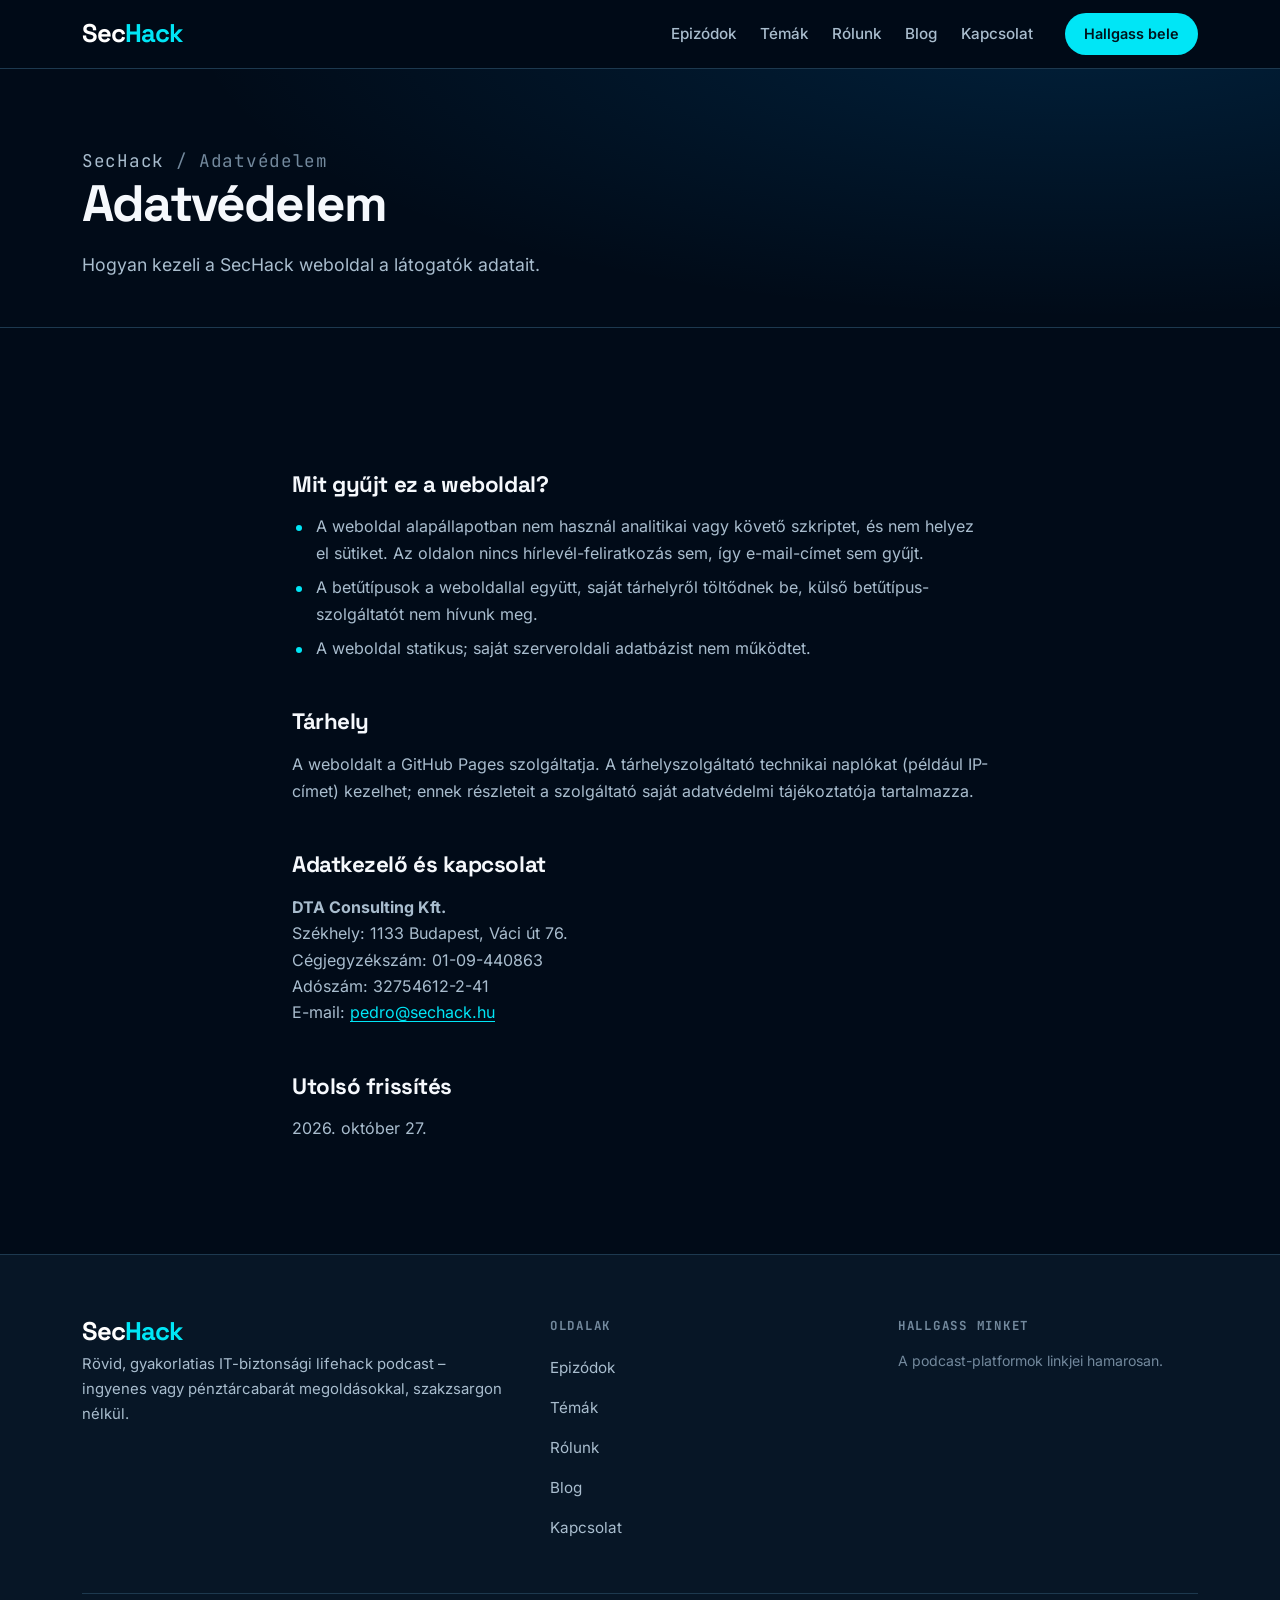
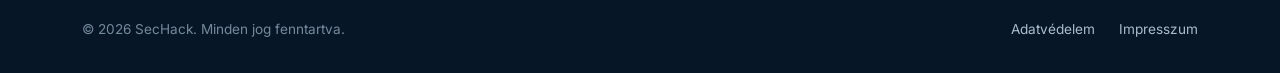
<file: adatvedelem.html>
<!doctype html>
<html lang="hu">
<head>
<meta charset="utf-8">
<meta name="viewport" content="width=device-width, initial-scale=1">
<script>document.documentElement.classList.add("js");</script>
<title>Adatvédelem – SecHack</title>
<meta name="description" content="Hogyan kezeli a SecHack weboldal a látogatók adatait.">
<meta name="theme-color" content="#010B18">
<link rel="canonical" href="https://sechack.hu/adatvedelem.html"><!-- CSERÉLD LE a végleges webcímre (lásd README) -->
<meta property="og:type" content="website">
<meta property="og:locale" content="hu_HU">
<meta property="og:site_name" content="SecHack">
<meta property="og:title" content="Adatvédelem – SecHack">
<meta property="og:description" content="Hogyan kezeli a SecHack weboldal a látogatók adatait.">
<meta property="og:url" content="https://sechack.hu/adatvedelem.html">
<meta property="og:image" content="https://sechack.hu/assets/images/og-image.png">
<meta name="twitter:card" content="summary_large_image">
<link rel="icon" href="assets/images/favicon.svg" type="image/svg+xml">
<link rel="apple-touch-icon" href="assets/images/apple-touch-icon.png">
<link rel="preload" href="assets/fonts/space-grotesk-latin-wght-normal.woff2" as="font" type="font/woff2" crossorigin>
<link rel="preload" href="assets/fonts/inter-latin-wght-normal.woff2" as="font" type="font/woff2" crossorigin>
<link rel="stylesheet" href="assets/css/styles.css">
</head>
<body>
<svg xmlns="http://www.w3.org/2000/svg" width="0" height="0" style="position:absolute" aria-hidden="true" focusable="false"><defs><symbol id="i-mic" viewBox="0 0 24 24"><rect x="9" y="3" width="6" height="11" rx="3"/><path d="M5 11a7 7 0 0 0 14 0M12 18v3M9 21h6"/></symbol><symbol id="i-shield" viewBox="0 0 24 24"><path d="M12 3l8 3v6c0 5-3.5 8-8 9-4.5-1-8-4-8-9V6l8-3z"/></symbol><symbol id="i-shield-check" viewBox="0 0 24 24"><path d="M12 3l8 3v6c0 5-3.5 8-8 9-4.5-1-8-4-8-9V6l8-3z"/><path d="M8.5 12l2.5 2.5 4.5-5"/></symbol><symbol id="i-lock" viewBox="0 0 24 24"><rect x="5" y="11" width="14" height="10" rx="2"/><path d="M8 11V8a4 4 0 0 1 8 0v3"/><path d="M12 15.5v1.5"/></symbol><symbol id="i-key" viewBox="0 0 24 24"><circle cx="8" cy="15" r="4"/><path d="M11 12l9-9M16 7l3 3M14 9l2 2"/></symbol><symbol id="i-mail" viewBox="0 0 24 24"><rect x="3" y="5" width="18" height="14" rx="2"/><path d="M3 7l9 6 9-6"/></symbol><symbol id="i-phone" viewBox="0 0 24 24"><rect x="7" y="2" width="10" height="20" rx="2"/><path d="M11 18h2"/></symbol><symbol id="i-globe" viewBox="0 0 24 24"><circle cx="12" cy="12" r="9"/><path d="M3 12h18M12 3c3 3 3 15 0 18M12 3c-3 3-3 15 0 18"/></symbol><symbol id="i-sliders" viewBox="0 0 24 24"><path d="M4 7h10M18 7h2M4 17h2M10 17h10"/><circle cx="16" cy="7" r="2"/><circle cx="8" cy="17" r="2"/></symbol><symbol id="i-eye-off" viewBox="0 0 24 24"><path d="M3 3l18 18M10.6 6.2A9.6 9.6 0 0 1 12 6c5 0 9 6 9 6a15 15 0 0 1-3 3.5M6.3 7.6C4 9.3 3 12 3 12s4 6 9 6c1.2 0 2.3-.3 3.3-.7M9.9 9.9a3 3 0 0 0 4.2 4.2"/></symbol><symbol id="i-wifi" viewBox="0 0 24 24"><path d="M2 9a15 15 0 0 1 20 0M5 12.5a10 10 0 0 1 14 0M8.5 16a5 5 0 0 1 7 0"/><circle cx="12" cy="19.5" r="1"/></symbol><symbol id="i-database" viewBox="0 0 24 24"><ellipse cx="12" cy="6" rx="8" ry="3"/><path d="M4 6v6c0 1.7 3.6 3 8 3s8-1.3 8-3V6M4 12v6c0 1.7 3.6 3 8 3s8-1.3 8-3v-6"/></symbol><symbol id="i-timer" viewBox="0 0 24 24"><circle cx="12" cy="13" r="8"/><path d="M12 9v4l3 2M9 2h6"/></symbol><symbol id="i-gift" viewBox="0 0 24 24"><rect x="3" y="8" width="18" height="4" rx="1"/><path d="M12 8v13M5 12v8a1 1 0 0 0 1 1h12a1 1 0 0 0 1-1v-8M8 8a2.5 2.5 0 1 1 4-2 2.5 2.5 0 1 1 4 2"/></symbol><symbol id="i-chat" viewBox="0 0 24 24"><path d="M21 12a8 8 0 0 1-11.7 7L4 20l1.2-4.5A8 8 0 1 1 21 12z"/></symbol><symbol id="i-check-circle" viewBox="0 0 24 24"><circle cx="12" cy="12" r="9"/><path d="M8 12l3 3 5-6"/></symbol><symbol id="i-arrow-right" viewBox="0 0 24 24"><path d="M5 12h14M13 6l6 6-6 6"/></symbol><symbol id="i-arrow-up" viewBox="0 0 24 24"><path d="M12 19V5M6 11l6-6 6 6"/></symbol><symbol id="i-chevron-down" viewBox="0 0 24 24"><path d="M6 9l6 6 6-6"/></symbol><symbol id="i-search" viewBox="0 0 24 24"><circle cx="11" cy="11" r="7"/><path d="M20 20l-4-4"/></symbol><symbol id="i-check" viewBox="0 0 24 24"><path d="M5 12l5 5 9-10"/></symbol><symbol id="i-info" viewBox="0 0 24 24"><circle cx="12" cy="12" r="9"/><path d="M12 11v6M12 7.5v.01"/></symbol><symbol id="i-play" viewBox="0 0 24 24"><path d="M8 5v14l11-7z"/></symbol><symbol id="i-calendar" viewBox="0 0 24 24"><rect x="3" y="5" width="18" height="16" rx="2"/><path d="M3 10h18M8 3v4M16 3v4"/></symbol><symbol id="i-headphones" viewBox="0 0 24 24"><path d="M4 15v-3a8 8 0 0 1 16 0v3"/><rect x="3" y="14" width="4" height="7" rx="1.5"/><rect x="17" y="14" width="4" height="7" rx="1.5"/></symbol><symbol id="i-link" viewBox="0 0 24 24"><path d="M10 14a4 4 0 0 0 5.7 0l3-3a4 4 0 0 0-5.7-5.7l-1 1M14 10a4 4 0 0 0-5.7 0l-3 3a4 4 0 0 0 5.7 5.7l1-1"/></symbol><symbol id="i-rss" viewBox="0 0 24 24"><path d="M4 11a9 9 0 0 1 9 9M4 4a16 16 0 0 1 16 16"/><circle cx="5" cy="19" r="1"/></symbol><symbol id="i-bulb" viewBox="0 0 24 24"><path d="M9 18h6M10 21h4M12 3a6 6 0 0 0-3.5 10.9c.6.5 1 1.2 1 2.1h5c0-.9.4-1.6 1-2.1A6 6 0 0 0 12 3z"/></symbol><symbol id="i-alert" viewBox="0 0 24 24"><path d="M12 3l10 18H2L12 3zM12 10v5M12 18v.01"/></symbol><symbol id="i-compass" viewBox="0 0 24 24"><circle cx="12" cy="12" r="9"/><path d="M15.5 8.5l-2 5-5 2 2-5z"/></symbol></defs></svg>
<a class="skip-link" href="#main">Ugrás a tartalomra</a>
<header class="site-header">
  <div class="container site-header__inner">
    <a class="logo" href="index.html" aria-label="SecHack – főoldal">Sec<span>Hack</span></a>
    <button class="nav-toggle" type="button" aria-expanded="false" aria-controls="site-nav" aria-label="Menü megnyitása"><span class="nav-toggle__bars"></span></button>
    <nav class="nav" id="site-nav" aria-label="Főmenü">
      <ul class="nav__list">
<li><a class="nav__link" href="episodes.html">Epizódok</a></li>
<li><a class="nav__link" href="topics.html">Témák</a></li>
<li><a class="nav__link" href="about.html">Rólunk</a></li>
<li><a class="nav__link" href="blog.html">Blog</a></li>
<li><a class="nav__link" href="index.html#kapcsolat">Kapcsolat</a></li>
      </ul>
      <a class="btn btn--primary btn--sm" href="episodes.html">Hallgass bele</a>
    </nav>
  </div>
</header>
<main id="main">
<section class="page-hero">
  <div class="container">
    <p class="breadcrumb"><a href="index.html">SecHack</a> / Adatvédelem</p>
    <h1>Adatvédelem</h1>
    <p>Hogyan kezeli a SecHack weboldal a látogatók adatait.</p>
  </div>
</section>

<section class="section"><div class="container legal">
<h2>Mit gyűjt ez a weboldal?</h2>
<ul>
<li>A weboldal alapállapotban nem használ analitikai vagy követő szkriptet, és nem helyez el sütiket. Az oldalon nincs hírlevél-feliratkozás sem, így e-mail-címet sem gyűjt.</li>
<li>A betűtípusok a weboldallal együtt, saját tárhelyről töltődnek be, külső betűtípus-szolgáltatót nem hívunk meg.</li>
<li>A weboldal statikus; saját szerveroldali adatbázist nem működtet.</li>
</ul>
<h2>Tárhely</h2>
<p>A weboldalt a GitHub Pages szolgáltatja. A tárhelyszolgáltató technikai naplókat (például IP-címet) kezelhet; ennek részleteit a szolgáltató saját adatvédelmi tájékoztatója tartalmazza.</p>
<h2>Adatkezelő és kapcsolat</h2>
<p><strong>DTA Consulting Kft.</strong><br>Székhely: 1133 Budapest, Váci út 76.<br>Cégjegyzékszám: 01-09-440863<br>Adószám: 32754612-2-41<br>E-mail: <a href="mailto:pedro@sechack.hu">pedro@sechack.hu</a></p>
<h2>Utolsó frissítés</h2>
<p>2026. október 27.</p>
</div></section>
</main>
<footer class="site-footer">
  <div class="container">
    <div class="footer__grid">
      <div class="footer__brand">
        <a class="logo" href="index.html" aria-label="SecHack – főoldal">Sec<span>Hack</span></a>
        <p>Rövid, gyakorlatias IT-biztonsági lifehack podcast – ingyenes vagy pénztárcabarát megoldásokkal, szakzsargon nélkül.</p>
      </div>
      <div>
        <h2 class="footer__title">Oldalak</h2>
        <ul class="footer__links">
          <li><a href="episodes.html">Epizódok</a></li>
          <li><a href="topics.html">Témák</a></li>
          <li><a href="about.html">Rólunk</a></li>
          <li><a href="blog.html">Blog</a></li>
          <li><a href="index.html#kapcsolat">Kapcsolat</a></li>
        </ul>
      </div>
      <div>
        <h2 class="footer__title">Hallgass minket</h2>
        <div data-platforms><p class="footer__muted">A podcast-platformok linkjei hamarosan.</p></div>
      </div>
    </div>
    <div class="footer__bottom">
      <p>© <span data-year>2026</span> SecHack. Minden jog fenntartva.</p>
      <nav aria-label="Jogi információk"><a href="adatvedelem.html">Adatvédelem</a><a href="impresszum.html">Impresszum</a></nav>
    </div>
  </div>
</footer>
<button class="to-top" type="button" aria-label="Vissza a tetejére"><svg class="icon" aria-hidden="true" focusable="false"><use href="#i-arrow-up"></use></svg></button>
<script src="assets/js/data.js"></script>
<script src="assets/js/main.js"></script>
</body>
</html>
</file>
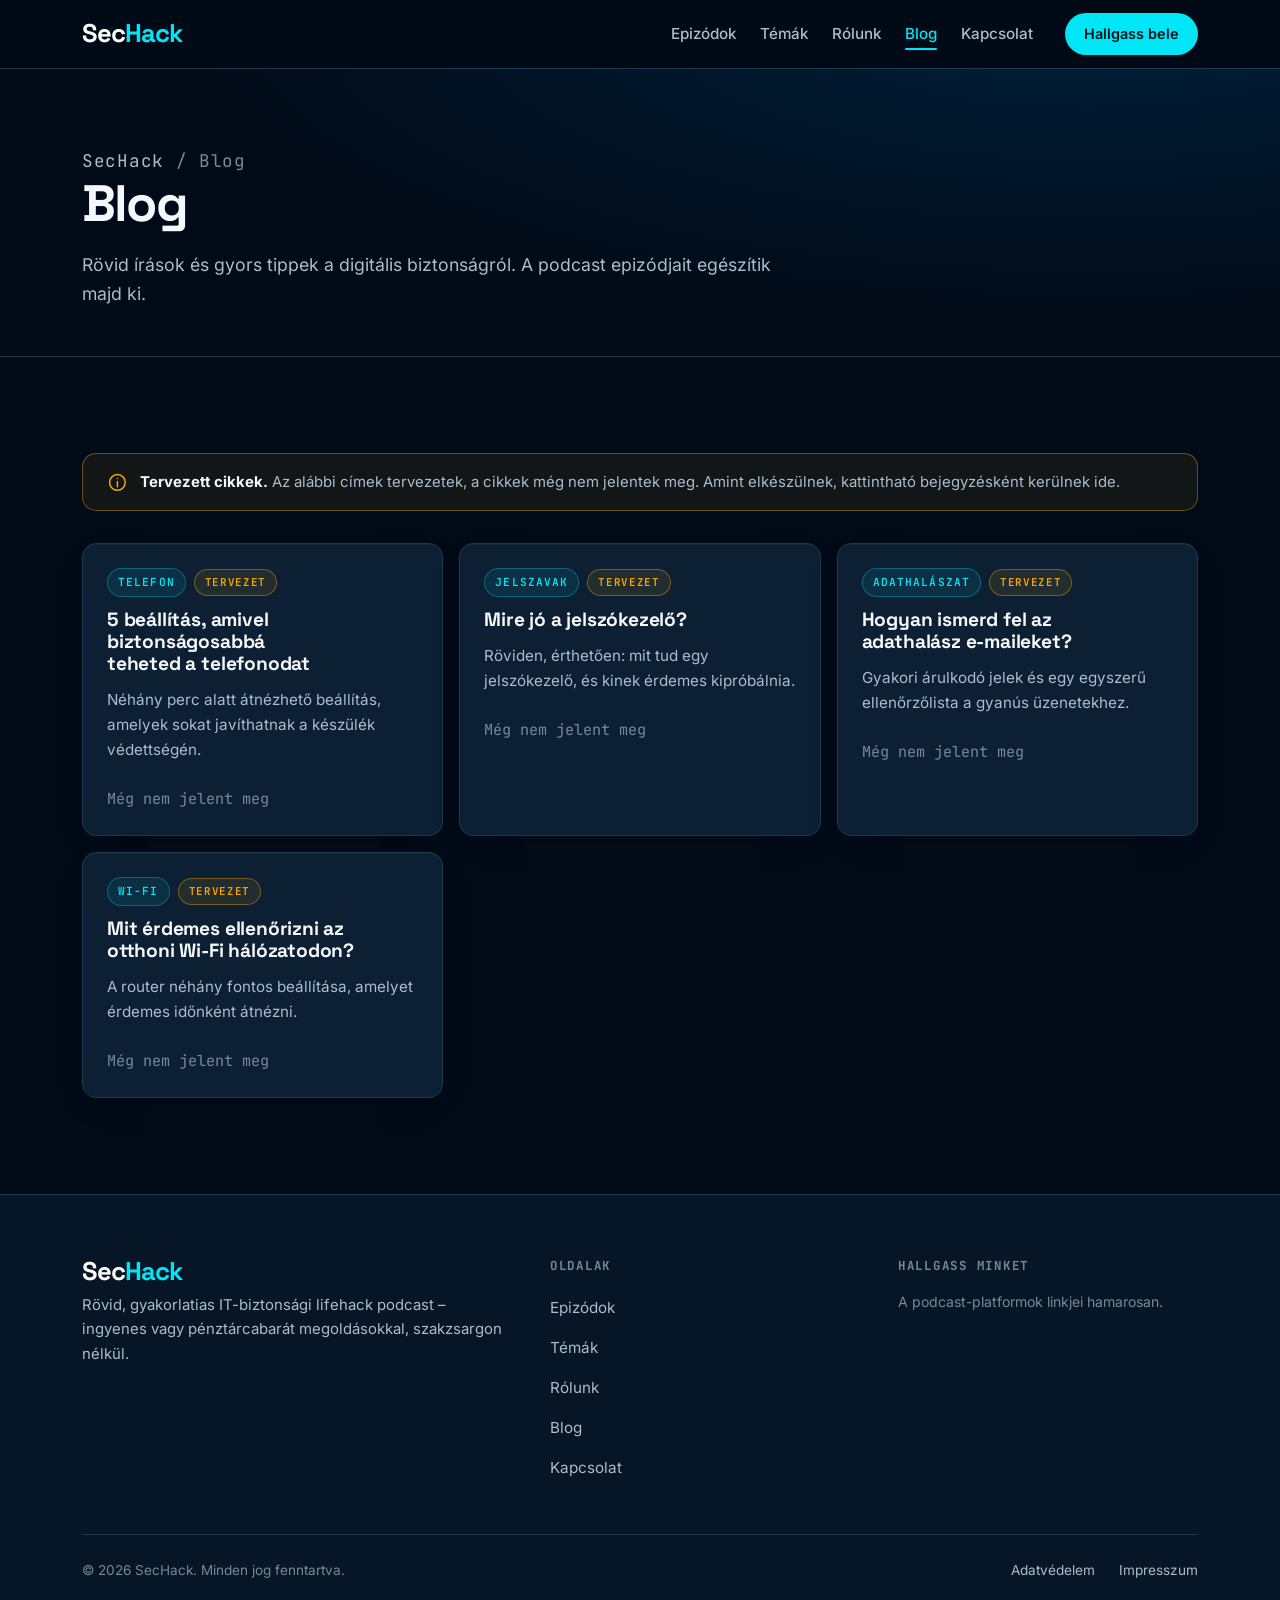
<file: blog.html>
<!doctype html>
<html lang="hu">
<head>
<meta charset="utf-8">
<meta name="viewport" content="width=device-width, initial-scale=1">
<script>document.documentElement.classList.add("js");</script>
<title>Blog – SecHack</title>
<meta name="description" content="A SecHack blogja: tervezett írások és gyors tippek a biztonságosabb digitális mindennapokhoz.">
<meta name="theme-color" content="#010B18">
<link rel="canonical" href="https://sechack.hu/blog.html"><!-- CSERÉLD LE a végleges webcímre (lásd README) -->
<meta property="og:type" content="website">
<meta property="og:locale" content="hu_HU">
<meta property="og:site_name" content="SecHack">
<meta property="og:title" content="Blog – SecHack">
<meta property="og:description" content="A SecHack blogja: tervezett írások és gyors tippek a biztonságosabb digitális mindennapokhoz.">
<meta property="og:url" content="https://sechack.hu/blog.html">
<meta property="og:image" content="https://sechack.hu/assets/images/og-image.png">
<meta name="twitter:card" content="summary_large_image">
<link rel="icon" href="assets/images/favicon.svg" type="image/svg+xml">
<link rel="apple-touch-icon" href="assets/images/apple-touch-icon.png">
<link rel="preload" href="assets/fonts/space-grotesk-latin-wght-normal.woff2" as="font" type="font/woff2" crossorigin>
<link rel="preload" href="assets/fonts/inter-latin-wght-normal.woff2" as="font" type="font/woff2" crossorigin>
<link rel="stylesheet" href="assets/css/styles.css">
</head>
<body>
<svg xmlns="http://www.w3.org/2000/svg" width="0" height="0" style="position:absolute" aria-hidden="true" focusable="false"><defs><symbol id="i-mic" viewBox="0 0 24 24"><rect x="9" y="3" width="6" height="11" rx="3"/><path d="M5 11a7 7 0 0 0 14 0M12 18v3M9 21h6"/></symbol><symbol id="i-shield" viewBox="0 0 24 24"><path d="M12 3l8 3v6c0 5-3.5 8-8 9-4.5-1-8-4-8-9V6l8-3z"/></symbol><symbol id="i-shield-check" viewBox="0 0 24 24"><path d="M12 3l8 3v6c0 5-3.5 8-8 9-4.5-1-8-4-8-9V6l8-3z"/><path d="M8.5 12l2.5 2.5 4.5-5"/></symbol><symbol id="i-lock" viewBox="0 0 24 24"><rect x="5" y="11" width="14" height="10" rx="2"/><path d="M8 11V8a4 4 0 0 1 8 0v3"/><path d="M12 15.5v1.5"/></symbol><symbol id="i-key" viewBox="0 0 24 24"><circle cx="8" cy="15" r="4"/><path d="M11 12l9-9M16 7l3 3M14 9l2 2"/></symbol><symbol id="i-mail" viewBox="0 0 24 24"><rect x="3" y="5" width="18" height="14" rx="2"/><path d="M3 7l9 6 9-6"/></symbol><symbol id="i-phone" viewBox="0 0 24 24"><rect x="7" y="2" width="10" height="20" rx="2"/><path d="M11 18h2"/></symbol><symbol id="i-globe" viewBox="0 0 24 24"><circle cx="12" cy="12" r="9"/><path d="M3 12h18M12 3c3 3 3 15 0 18M12 3c-3 3-3 15 0 18"/></symbol><symbol id="i-sliders" viewBox="0 0 24 24"><path d="M4 7h10M18 7h2M4 17h2M10 17h10"/><circle cx="16" cy="7" r="2"/><circle cx="8" cy="17" r="2"/></symbol><symbol id="i-eye-off" viewBox="0 0 24 24"><path d="M3 3l18 18M10.6 6.2A9.6 9.6 0 0 1 12 6c5 0 9 6 9 6a15 15 0 0 1-3 3.5M6.3 7.6C4 9.3 3 12 3 12s4 6 9 6c1.2 0 2.3-.3 3.3-.7M9.9 9.9a3 3 0 0 0 4.2 4.2"/></symbol><symbol id="i-wifi" viewBox="0 0 24 24"><path d="M2 9a15 15 0 0 1 20 0M5 12.5a10 10 0 0 1 14 0M8.5 16a5 5 0 0 1 7 0"/><circle cx="12" cy="19.5" r="1"/></symbol><symbol id="i-database" viewBox="0 0 24 24"><ellipse cx="12" cy="6" rx="8" ry="3"/><path d="M4 6v6c0 1.7 3.6 3 8 3s8-1.3 8-3V6M4 12v6c0 1.7 3.6 3 8 3s8-1.3 8-3v-6"/></symbol><symbol id="i-timer" viewBox="0 0 24 24"><circle cx="12" cy="13" r="8"/><path d="M12 9v4l3 2M9 2h6"/></symbol><symbol id="i-gift" viewBox="0 0 24 24"><rect x="3" y="8" width="18" height="4" rx="1"/><path d="M12 8v13M5 12v8a1 1 0 0 0 1 1h12a1 1 0 0 0 1-1v-8M8 8a2.5 2.5 0 1 1 4-2 2.5 2.5 0 1 1 4 2"/></symbol><symbol id="i-chat" viewBox="0 0 24 24"><path d="M21 12a8 8 0 0 1-11.7 7L4 20l1.2-4.5A8 8 0 1 1 21 12z"/></symbol><symbol id="i-check-circle" viewBox="0 0 24 24"><circle cx="12" cy="12" r="9"/><path d="M8 12l3 3 5-6"/></symbol><symbol id="i-arrow-right" viewBox="0 0 24 24"><path d="M5 12h14M13 6l6 6-6 6"/></symbol><symbol id="i-arrow-up" viewBox="0 0 24 24"><path d="M12 19V5M6 11l6-6 6 6"/></symbol><symbol id="i-chevron-down" viewBox="0 0 24 24"><path d="M6 9l6 6 6-6"/></symbol><symbol id="i-search" viewBox="0 0 24 24"><circle cx="11" cy="11" r="7"/><path d="M20 20l-4-4"/></symbol><symbol id="i-check" viewBox="0 0 24 24"><path d="M5 12l5 5 9-10"/></symbol><symbol id="i-info" viewBox="0 0 24 24"><circle cx="12" cy="12" r="9"/><path d="M12 11v6M12 7.5v.01"/></symbol><symbol id="i-play" viewBox="0 0 24 24"><path d="M8 5v14l11-7z"/></symbol><symbol id="i-calendar" viewBox="0 0 24 24"><rect x="3" y="5" width="18" height="16" rx="2"/><path d="M3 10h18M8 3v4M16 3v4"/></symbol><symbol id="i-headphones" viewBox="0 0 24 24"><path d="M4 15v-3a8 8 0 0 1 16 0v3"/><rect x="3" y="14" width="4" height="7" rx="1.5"/><rect x="17" y="14" width="4" height="7" rx="1.5"/></symbol><symbol id="i-link" viewBox="0 0 24 24"><path d="M10 14a4 4 0 0 0 5.7 0l3-3a4 4 0 0 0-5.7-5.7l-1 1M14 10a4 4 0 0 0-5.7 0l-3 3a4 4 0 0 0 5.7 5.7l1-1"/></symbol><symbol id="i-rss" viewBox="0 0 24 24"><path d="M4 11a9 9 0 0 1 9 9M4 4a16 16 0 0 1 16 16"/><circle cx="5" cy="19" r="1"/></symbol><symbol id="i-bulb" viewBox="0 0 24 24"><path d="M9 18h6M10 21h4M12 3a6 6 0 0 0-3.5 10.9c.6.5 1 1.2 1 2.1h5c0-.9.4-1.6 1-2.1A6 6 0 0 0 12 3z"/></symbol><symbol id="i-alert" viewBox="0 0 24 24"><path d="M12 3l10 18H2L12 3zM12 10v5M12 18v.01"/></symbol><symbol id="i-compass" viewBox="0 0 24 24"><circle cx="12" cy="12" r="9"/><path d="M15.5 8.5l-2 5-5 2 2-5z"/></symbol></defs></svg>
<a class="skip-link" href="#main">Ugrás a tartalomra</a>
<header class="site-header">
  <div class="container site-header__inner">
    <a class="logo" href="index.html" aria-label="SecHack – főoldal">Sec<span>Hack</span></a>
    <button class="nav-toggle" type="button" aria-expanded="false" aria-controls="site-nav" aria-label="Menü megnyitása"><span class="nav-toggle__bars"></span></button>
    <nav class="nav" id="site-nav" aria-label="Főmenü">
      <ul class="nav__list">
<li><a class="nav__link" href="episodes.html">Epizódok</a></li>
<li><a class="nav__link" href="topics.html">Témák</a></li>
<li><a class="nav__link" href="about.html">Rólunk</a></li>
<li><a class="nav__link" href="blog.html" aria-current="page">Blog</a></li>
<li><a class="nav__link" href="index.html#kapcsolat">Kapcsolat</a></li>
      </ul>
      <a class="btn btn--primary btn--sm" href="episodes.html">Hallgass bele</a>
    </nav>
  </div>
</header>
<main id="main">
<section class="page-hero">
  <div class="container">
    <p class="breadcrumb"><a href="index.html">SecHack</a> / Blog</p>
    <h1>Blog</h1>
    <p>Rövid írások és gyors tippek a digitális biztonságról. A podcast epizódjait egészítik majd ki.</p>
  </div>
</section>

<section class="section">
  <div class="container">
    <div class="notice"><svg class="icon" aria-hidden="true" focusable="false"><use href="#i-info"></use></svg><p><strong>Tervezett cikkek.</strong> Az alábbi címek tervezetek, a cikkek még nem jelentek meg. Amint elkészülnek, kattintható bejegyzésként kerülnek ide.</p></div>
    <ul class="grid grid--3"><li><article class="card post"><div class="post__meta"><span class="tag">TELEFON</span><span class="badge-demo">Tervezet</span></div><h3>5 beállítás, amivel biztonságosabbá teheted a telefonodat</h3><p>Néhány perc alatt átnézhető beállítás, amelyek sokat javíthatnak a készülék védettségén.</p><p class="post__foot">Még nem jelent meg</p></article></li><li><article class="card post"><div class="post__meta"><span class="tag">JELSZAVAK</span><span class="badge-demo">Tervezet</span></div><h3>Mire jó a jelszókezelő?</h3><p>Röviden, érthetően: mit tud egy jelszókezelő, és kinek érdemes kipróbálnia.</p><p class="post__foot">Még nem jelent meg</p></article></li><li><article class="card post"><div class="post__meta"><span class="tag">ADATHALÁSZAT</span><span class="badge-demo">Tervezet</span></div><h3>Hogyan ismerd fel az adathalász e-maileket?</h3><p>Gyakori árulkodó jelek és egy egyszerű ellenőrzőlista a gyanús üzenetekhez.</p><p class="post__foot">Még nem jelent meg</p></article></li><li><article class="card post"><div class="post__meta"><span class="tag">WI-FI</span><span class="badge-demo">Tervezet</span></div><h3>Mit érdemes ellenőrizni az otthoni Wi-Fi hálózatodon?</h3><p>A router néhány fontos beállítása, amelyet érdemes időnként átnézni.</p><p class="post__foot">Még nem jelent meg</p></article></li></ul>
  </div>
</section>
</main>
<footer class="site-footer">
  <div class="container">
    <div class="footer__grid">
      <div class="footer__brand">
        <a class="logo" href="index.html" aria-label="SecHack – főoldal">Sec<span>Hack</span></a>
        <p>Rövid, gyakorlatias IT-biztonsági lifehack podcast – ingyenes vagy pénztárcabarát megoldásokkal, szakzsargon nélkül.</p>
      </div>
      <div>
        <h2 class="footer__title">Oldalak</h2>
        <ul class="footer__links">
          <li><a href="episodes.html">Epizódok</a></li>
          <li><a href="topics.html">Témák</a></li>
          <li><a href="about.html">Rólunk</a></li>
          <li><a href="blog.html">Blog</a></li>
          <li><a href="index.html#kapcsolat">Kapcsolat</a></li>
        </ul>
      </div>
      <div>
        <h2 class="footer__title">Hallgass minket</h2>
        <div data-platforms><p class="footer__muted">A podcast-platformok linkjei hamarosan.</p></div>
      </div>
    </div>
    <div class="footer__bottom">
      <p>© <span data-year>2026</span> SecHack. Minden jog fenntartva.</p>
      <nav aria-label="Jogi információk"><a href="adatvedelem.html">Adatvédelem</a><a href="impresszum.html">Impresszum</a></nav>
    </div>
  </div>
</footer>
<button class="to-top" type="button" aria-label="Vissza a tetejére"><svg class="icon" aria-hidden="true" focusable="false"><use href="#i-arrow-up"></use></svg></button>
<script src="assets/js/data.js"></script>
<script src="assets/js/main.js"></script>
</body>
</html>
</file>
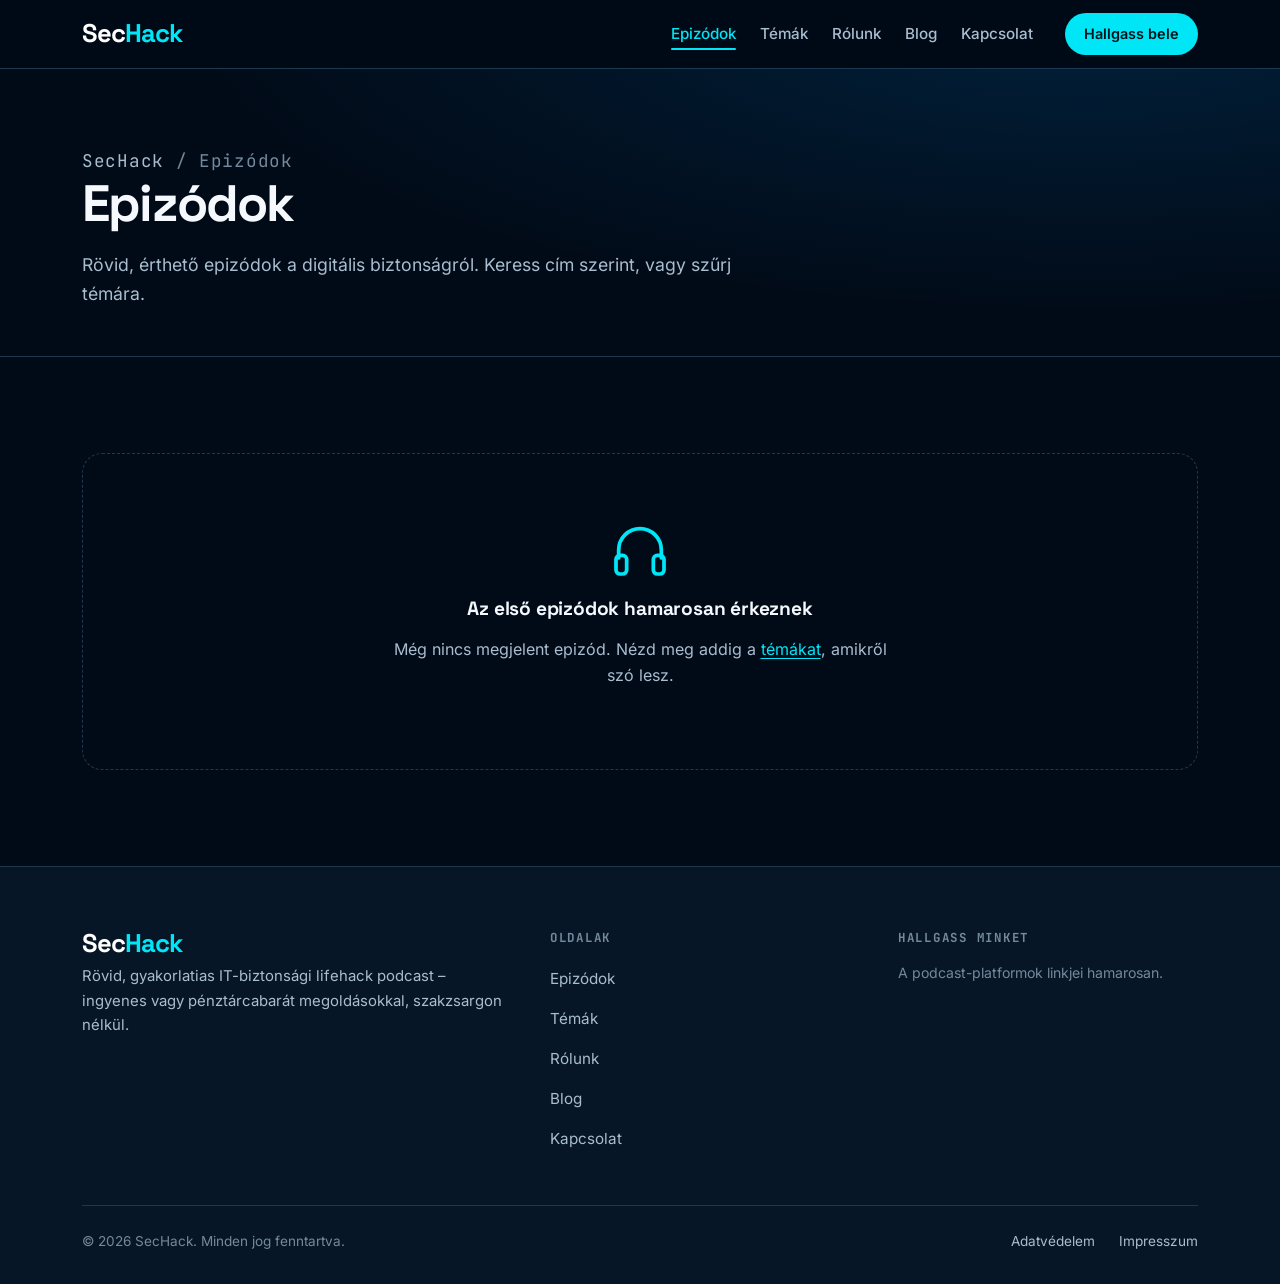
<file: episodes.html>
<!doctype html>
<html lang="hu">
<head>
<meta charset="utf-8">
<meta name="viewport" content="width=device-width, initial-scale=1">
<script>document.documentElement.classList.add("js");</script>
<title>Epizódok – SecHack</title>
<meta name="description" content="A SecHack epizódjai: rövid, közérthető epizódok a digitális biztonságról. Keresés és szűrés témák szerint.">
<meta name="theme-color" content="#010B18">
<link rel="canonical" href="https://sechack.hu/episodes.html"><!-- CSERÉLD LE a végleges webcímre (lásd README) -->
<meta property="og:type" content="website">
<meta property="og:locale" content="hu_HU">
<meta property="og:site_name" content="SecHack">
<meta property="og:title" content="Epizódok – SecHack">
<meta property="og:description" content="A SecHack epizódjai: rövid, közérthető epizódok a digitális biztonságról. Keresés és szűrés témák szerint.">
<meta property="og:url" content="https://sechack.hu/episodes.html">
<meta property="og:image" content="https://sechack.hu/assets/images/og-image.png">
<meta name="twitter:card" content="summary_large_image">
<link rel="icon" href="assets/images/favicon.svg" type="image/svg+xml">
<link rel="apple-touch-icon" href="assets/images/apple-touch-icon.png">
<link rel="preload" href="assets/fonts/space-grotesk-latin-wght-normal.woff2" as="font" type="font/woff2" crossorigin>
<link rel="preload" href="assets/fonts/inter-latin-wght-normal.woff2" as="font" type="font/woff2" crossorigin>
<link rel="stylesheet" href="assets/css/styles.css">
</head>
<body>
<svg xmlns="http://www.w3.org/2000/svg" width="0" height="0" style="position:absolute" aria-hidden="true" focusable="false"><defs><symbol id="i-mic" viewBox="0 0 24 24"><rect x="9" y="3" width="6" height="11" rx="3"/><path d="M5 11a7 7 0 0 0 14 0M12 18v3M9 21h6"/></symbol><symbol id="i-shield" viewBox="0 0 24 24"><path d="M12 3l8 3v6c0 5-3.5 8-8 9-4.5-1-8-4-8-9V6l8-3z"/></symbol><symbol id="i-shield-check" viewBox="0 0 24 24"><path d="M12 3l8 3v6c0 5-3.5 8-8 9-4.5-1-8-4-8-9V6l8-3z"/><path d="M8.5 12l2.5 2.5 4.5-5"/></symbol><symbol id="i-lock" viewBox="0 0 24 24"><rect x="5" y="11" width="14" height="10" rx="2"/><path d="M8 11V8a4 4 0 0 1 8 0v3"/><path d="M12 15.5v1.5"/></symbol><symbol id="i-key" viewBox="0 0 24 24"><circle cx="8" cy="15" r="4"/><path d="M11 12l9-9M16 7l3 3M14 9l2 2"/></symbol><symbol id="i-mail" viewBox="0 0 24 24"><rect x="3" y="5" width="18" height="14" rx="2"/><path d="M3 7l9 6 9-6"/></symbol><symbol id="i-phone" viewBox="0 0 24 24"><rect x="7" y="2" width="10" height="20" rx="2"/><path d="M11 18h2"/></symbol><symbol id="i-globe" viewBox="0 0 24 24"><circle cx="12" cy="12" r="9"/><path d="M3 12h18M12 3c3 3 3 15 0 18M12 3c-3 3-3 15 0 18"/></symbol><symbol id="i-sliders" viewBox="0 0 24 24"><path d="M4 7h10M18 7h2M4 17h2M10 17h10"/><circle cx="16" cy="7" r="2"/><circle cx="8" cy="17" r="2"/></symbol><symbol id="i-eye-off" viewBox="0 0 24 24"><path d="M3 3l18 18M10.6 6.2A9.6 9.6 0 0 1 12 6c5 0 9 6 9 6a15 15 0 0 1-3 3.5M6.3 7.6C4 9.3 3 12 3 12s4 6 9 6c1.2 0 2.3-.3 3.3-.7M9.9 9.9a3 3 0 0 0 4.2 4.2"/></symbol><symbol id="i-wifi" viewBox="0 0 24 24"><path d="M2 9a15 15 0 0 1 20 0M5 12.5a10 10 0 0 1 14 0M8.5 16a5 5 0 0 1 7 0"/><circle cx="12" cy="19.5" r="1"/></symbol><symbol id="i-database" viewBox="0 0 24 24"><ellipse cx="12" cy="6" rx="8" ry="3"/><path d="M4 6v6c0 1.7 3.6 3 8 3s8-1.3 8-3V6M4 12v6c0 1.7 3.6 3 8 3s8-1.3 8-3v-6"/></symbol><symbol id="i-timer" viewBox="0 0 24 24"><circle cx="12" cy="13" r="8"/><path d="M12 9v4l3 2M9 2h6"/></symbol><symbol id="i-gift" viewBox="0 0 24 24"><rect x="3" y="8" width="18" height="4" rx="1"/><path d="M12 8v13M5 12v8a1 1 0 0 0 1 1h12a1 1 0 0 0 1-1v-8M8 8a2.5 2.5 0 1 1 4-2 2.5 2.5 0 1 1 4 2"/></symbol><symbol id="i-chat" viewBox="0 0 24 24"><path d="M21 12a8 8 0 0 1-11.7 7L4 20l1.2-4.5A8 8 0 1 1 21 12z"/></symbol><symbol id="i-check-circle" viewBox="0 0 24 24"><circle cx="12" cy="12" r="9"/><path d="M8 12l3 3 5-6"/></symbol><symbol id="i-arrow-right" viewBox="0 0 24 24"><path d="M5 12h14M13 6l6 6-6 6"/></symbol><symbol id="i-arrow-up" viewBox="0 0 24 24"><path d="M12 19V5M6 11l6-6 6 6"/></symbol><symbol id="i-chevron-down" viewBox="0 0 24 24"><path d="M6 9l6 6 6-6"/></symbol><symbol id="i-search" viewBox="0 0 24 24"><circle cx="11" cy="11" r="7"/><path d="M20 20l-4-4"/></symbol><symbol id="i-check" viewBox="0 0 24 24"><path d="M5 12l5 5 9-10"/></symbol><symbol id="i-info" viewBox="0 0 24 24"><circle cx="12" cy="12" r="9"/><path d="M12 11v6M12 7.5v.01"/></symbol><symbol id="i-play" viewBox="0 0 24 24"><path d="M8 5v14l11-7z"/></symbol><symbol id="i-calendar" viewBox="0 0 24 24"><rect x="3" y="5" width="18" height="16" rx="2"/><path d="M3 10h18M8 3v4M16 3v4"/></symbol><symbol id="i-headphones" viewBox="0 0 24 24"><path d="M4 15v-3a8 8 0 0 1 16 0v3"/><rect x="3" y="14" width="4" height="7" rx="1.5"/><rect x="17" y="14" width="4" height="7" rx="1.5"/></symbol><symbol id="i-link" viewBox="0 0 24 24"><path d="M10 14a4 4 0 0 0 5.7 0l3-3a4 4 0 0 0-5.7-5.7l-1 1M14 10a4 4 0 0 0-5.7 0l-3 3a4 4 0 0 0 5.7 5.7l1-1"/></symbol><symbol id="i-rss" viewBox="0 0 24 24"><path d="M4 11a9 9 0 0 1 9 9M4 4a16 16 0 0 1 16 16"/><circle cx="5" cy="19" r="1"/></symbol><symbol id="i-bulb" viewBox="0 0 24 24"><path d="M9 18h6M10 21h4M12 3a6 6 0 0 0-3.5 10.9c.6.5 1 1.2 1 2.1h5c0-.9.4-1.6 1-2.1A6 6 0 0 0 12 3z"/></symbol><symbol id="i-alert" viewBox="0 0 24 24"><path d="M12 3l10 18H2L12 3zM12 10v5M12 18v.01"/></symbol><symbol id="i-compass" viewBox="0 0 24 24"><circle cx="12" cy="12" r="9"/><path d="M15.5 8.5l-2 5-5 2 2-5z"/></symbol></defs></svg>
<a class="skip-link" href="#main">Ugrás a tartalomra</a>
<header class="site-header">
  <div class="container site-header__inner">
    <a class="logo" href="index.html" aria-label="SecHack – főoldal">Sec<span>Hack</span></a>
    <button class="nav-toggle" type="button" aria-expanded="false" aria-controls="site-nav" aria-label="Menü megnyitása"><span class="nav-toggle__bars"></span></button>
    <nav class="nav" id="site-nav" aria-label="Főmenü">
      <ul class="nav__list">
<li><a class="nav__link" href="episodes.html" aria-current="page">Epizódok</a></li>
<li><a class="nav__link" href="topics.html">Témák</a></li>
<li><a class="nav__link" href="about.html">Rólunk</a></li>
<li><a class="nav__link" href="blog.html">Blog</a></li>
<li><a class="nav__link" href="index.html#kapcsolat">Kapcsolat</a></li>
      </ul>
      <a class="btn btn--primary btn--sm" href="episodes.html">Hallgass bele</a>
    </nav>
  </div>
</header>
<main id="main">
<section class="page-hero">
  <div class="container">
    <p class="breadcrumb"><a href="index.html">SecHack</a> / Epizódok</p>
    <h1>Epizódok</h1>
    <p>Rövid, érthető epizódok a digitális biztonságról. Keress cím szerint, vagy szűrj témára.</p>
  </div>
</section>

<section class="section">
  <div class="container">
    <div data-has-episodes hidden>
    <form class="toolbar" id="episode-search-form" role="search" aria-label="Epizódok keresése">
      <div class="search">
        <svg class="icon" aria-hidden="true" focusable="false"><use href="#i-search"></use></svg>
        <label class="sr-only" for="episode-search">Keresés az epizódok címében</label>
        <input class="input" id="episode-search" type="search" placeholder="Keresés cím szerint…" autocomplete="off">
      </div>
      <div class="chips" id="topic-chips" role="group" aria-label="Szűrés témára"></div>
    </form>
    <p class="result-count" id="result-count" role="status" aria-live="polite"></p>
    <div class="grid grid--3" id="episode-list"></div>
    <div class="empty" id="episode-empty" hidden>
      <h3>Nincs találat</h3>
      <p>Erre a keresésre vagy témára most nincs epizód. Próbálj másik kifejezést, vagy töröld a szűrőket.</p>
      <button class="btn btn--ghost btn--sm" type="button" id="episode-reset">Szűrők törlése</button>
    </div>
    </div>
    <div class="empty" data-no-episodes><svg class="icon icon-lg" aria-hidden="true" focusable="false"><use href="#i-headphones"></use></svg><h3>Az első epizódok hamarosan érkeznek</h3><p>Még nincs megjelent epizód. Nézd meg addig a <a href="topics.html">témákat</a>, amikről szó lesz.</p></div>
    <noscript><div class="notice"><svg class="icon" aria-hidden="true" focusable="false"><use href="#i-info"></use></svg><p>Az epizódlista és a keresés JavaScripttel működik.</p></div></noscript>
  </div>
</section>
</main>
<footer class="site-footer">
  <div class="container">
    <div class="footer__grid">
      <div class="footer__brand">
        <a class="logo" href="index.html" aria-label="SecHack – főoldal">Sec<span>Hack</span></a>
        <p>Rövid, gyakorlatias IT-biztonsági lifehack podcast – ingyenes vagy pénztárcabarát megoldásokkal, szakzsargon nélkül.</p>
      </div>
      <div>
        <h2 class="footer__title">Oldalak</h2>
        <ul class="footer__links">
          <li><a href="episodes.html">Epizódok</a></li>
          <li><a href="topics.html">Témák</a></li>
          <li><a href="about.html">Rólunk</a></li>
          <li><a href="blog.html">Blog</a></li>
          <li><a href="index.html#kapcsolat">Kapcsolat</a></li>
        </ul>
      </div>
      <div>
        <h2 class="footer__title">Hallgass minket</h2>
        <div data-platforms><p class="footer__muted">A podcast-platformok linkjei hamarosan.</p></div>
      </div>
    </div>
    <div class="footer__bottom">
      <p>© <span data-year>2026</span> SecHack. Minden jog fenntartva.</p>
      <nav aria-label="Jogi információk"><a href="adatvedelem.html">Adatvédelem</a><a href="impresszum.html">Impresszum</a></nav>
    </div>
  </div>
</footer>
<button class="to-top" type="button" aria-label="Vissza a tetejére"><svg class="icon" aria-hidden="true" focusable="false"><use href="#i-arrow-up"></use></svg></button>
<script src="assets/js/data.js"></script>
<script src="assets/js/main.js"></script>
</body>
</html>
</file>
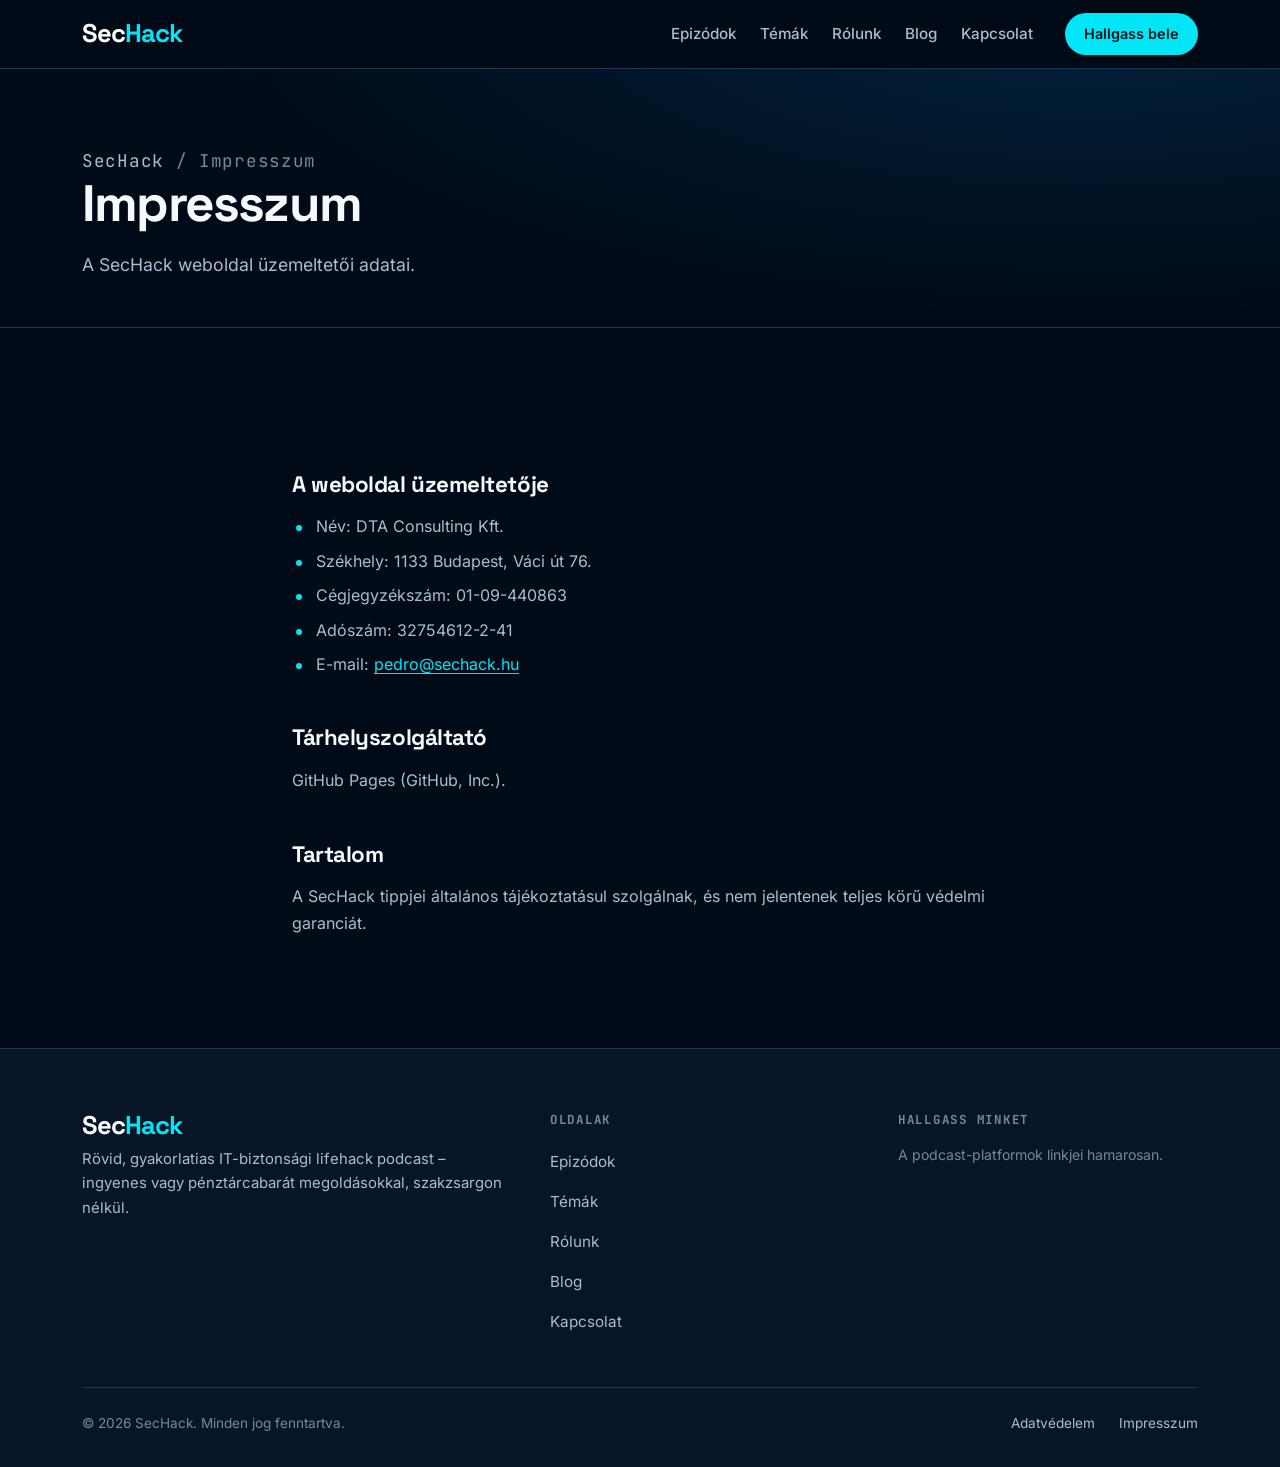
<file: impresszum.html>
<!doctype html>
<html lang="hu">
<head>
<meta charset="utf-8">
<meta name="viewport" content="width=device-width, initial-scale=1">
<script>document.documentElement.classList.add("js");</script>
<title>Impresszum – SecHack</title>
<meta name="description" content="A SecHack weboldal üzemeltetői adatai.">
<meta name="theme-color" content="#010B18">
<link rel="canonical" href="https://sechack.hu/impresszum.html"><!-- CSERÉLD LE a végleges webcímre (lásd README) -->
<meta property="og:type" content="website">
<meta property="og:locale" content="hu_HU">
<meta property="og:site_name" content="SecHack">
<meta property="og:title" content="Impresszum – SecHack">
<meta property="og:description" content="A SecHack weboldal üzemeltetői adatai.">
<meta property="og:url" content="https://sechack.hu/impresszum.html">
<meta property="og:image" content="https://sechack.hu/assets/images/og-image.png">
<meta name="twitter:card" content="summary_large_image">
<link rel="icon" href="assets/images/favicon.svg" type="image/svg+xml">
<link rel="apple-touch-icon" href="assets/images/apple-touch-icon.png">
<link rel="preload" href="assets/fonts/space-grotesk-latin-wght-normal.woff2" as="font" type="font/woff2" crossorigin>
<link rel="preload" href="assets/fonts/inter-latin-wght-normal.woff2" as="font" type="font/woff2" crossorigin>
<link rel="stylesheet" href="assets/css/styles.css">
</head>
<body>
<svg xmlns="http://www.w3.org/2000/svg" width="0" height="0" style="position:absolute" aria-hidden="true" focusable="false"><defs><symbol id="i-mic" viewBox="0 0 24 24"><rect x="9" y="3" width="6" height="11" rx="3"/><path d="M5 11a7 7 0 0 0 14 0M12 18v3M9 21h6"/></symbol><symbol id="i-shield" viewBox="0 0 24 24"><path d="M12 3l8 3v6c0 5-3.5 8-8 9-4.5-1-8-4-8-9V6l8-3z"/></symbol><symbol id="i-shield-check" viewBox="0 0 24 24"><path d="M12 3l8 3v6c0 5-3.5 8-8 9-4.5-1-8-4-8-9V6l8-3z"/><path d="M8.5 12l2.5 2.5 4.5-5"/></symbol><symbol id="i-lock" viewBox="0 0 24 24"><rect x="5" y="11" width="14" height="10" rx="2"/><path d="M8 11V8a4 4 0 0 1 8 0v3"/><path d="M12 15.5v1.5"/></symbol><symbol id="i-key" viewBox="0 0 24 24"><circle cx="8" cy="15" r="4"/><path d="M11 12l9-9M16 7l3 3M14 9l2 2"/></symbol><symbol id="i-mail" viewBox="0 0 24 24"><rect x="3" y="5" width="18" height="14" rx="2"/><path d="M3 7l9 6 9-6"/></symbol><symbol id="i-phone" viewBox="0 0 24 24"><rect x="7" y="2" width="10" height="20" rx="2"/><path d="M11 18h2"/></symbol><symbol id="i-globe" viewBox="0 0 24 24"><circle cx="12" cy="12" r="9"/><path d="M3 12h18M12 3c3 3 3 15 0 18M12 3c-3 3-3 15 0 18"/></symbol><symbol id="i-sliders" viewBox="0 0 24 24"><path d="M4 7h10M18 7h2M4 17h2M10 17h10"/><circle cx="16" cy="7" r="2"/><circle cx="8" cy="17" r="2"/></symbol><symbol id="i-eye-off" viewBox="0 0 24 24"><path d="M3 3l18 18M10.6 6.2A9.6 9.6 0 0 1 12 6c5 0 9 6 9 6a15 15 0 0 1-3 3.5M6.3 7.6C4 9.3 3 12 3 12s4 6 9 6c1.2 0 2.3-.3 3.3-.7M9.9 9.9a3 3 0 0 0 4.2 4.2"/></symbol><symbol id="i-wifi" viewBox="0 0 24 24"><path d="M2 9a15 15 0 0 1 20 0M5 12.5a10 10 0 0 1 14 0M8.5 16a5 5 0 0 1 7 0"/><circle cx="12" cy="19.5" r="1"/></symbol><symbol id="i-database" viewBox="0 0 24 24"><ellipse cx="12" cy="6" rx="8" ry="3"/><path d="M4 6v6c0 1.7 3.6 3 8 3s8-1.3 8-3V6M4 12v6c0 1.7 3.6 3 8 3s8-1.3 8-3v-6"/></symbol><symbol id="i-timer" viewBox="0 0 24 24"><circle cx="12" cy="13" r="8"/><path d="M12 9v4l3 2M9 2h6"/></symbol><symbol id="i-gift" viewBox="0 0 24 24"><rect x="3" y="8" width="18" height="4" rx="1"/><path d="M12 8v13M5 12v8a1 1 0 0 0 1 1h12a1 1 0 0 0 1-1v-8M8 8a2.5 2.5 0 1 1 4-2 2.5 2.5 0 1 1 4 2"/></symbol><symbol id="i-chat" viewBox="0 0 24 24"><path d="M21 12a8 8 0 0 1-11.7 7L4 20l1.2-4.5A8 8 0 1 1 21 12z"/></symbol><symbol id="i-check-circle" viewBox="0 0 24 24"><circle cx="12" cy="12" r="9"/><path d="M8 12l3 3 5-6"/></symbol><symbol id="i-arrow-right" viewBox="0 0 24 24"><path d="M5 12h14M13 6l6 6-6 6"/></symbol><symbol id="i-arrow-up" viewBox="0 0 24 24"><path d="M12 19V5M6 11l6-6 6 6"/></symbol><symbol id="i-chevron-down" viewBox="0 0 24 24"><path d="M6 9l6 6 6-6"/></symbol><symbol id="i-search" viewBox="0 0 24 24"><circle cx="11" cy="11" r="7"/><path d="M20 20l-4-4"/></symbol><symbol id="i-check" viewBox="0 0 24 24"><path d="M5 12l5 5 9-10"/></symbol><symbol id="i-info" viewBox="0 0 24 24"><circle cx="12" cy="12" r="9"/><path d="M12 11v6M12 7.5v.01"/></symbol><symbol id="i-play" viewBox="0 0 24 24"><path d="M8 5v14l11-7z"/></symbol><symbol id="i-calendar" viewBox="0 0 24 24"><rect x="3" y="5" width="18" height="16" rx="2"/><path d="M3 10h18M8 3v4M16 3v4"/></symbol><symbol id="i-headphones" viewBox="0 0 24 24"><path d="M4 15v-3a8 8 0 0 1 16 0v3"/><rect x="3" y="14" width="4" height="7" rx="1.5"/><rect x="17" y="14" width="4" height="7" rx="1.5"/></symbol><symbol id="i-link" viewBox="0 0 24 24"><path d="M10 14a4 4 0 0 0 5.7 0l3-3a4 4 0 0 0-5.7-5.7l-1 1M14 10a4 4 0 0 0-5.7 0l-3 3a4 4 0 0 0 5.7 5.7l1-1"/></symbol><symbol id="i-rss" viewBox="0 0 24 24"><path d="M4 11a9 9 0 0 1 9 9M4 4a16 16 0 0 1 16 16"/><circle cx="5" cy="19" r="1"/></symbol><symbol id="i-bulb" viewBox="0 0 24 24"><path d="M9 18h6M10 21h4M12 3a6 6 0 0 0-3.5 10.9c.6.5 1 1.2 1 2.1h5c0-.9.4-1.6 1-2.1A6 6 0 0 0 12 3z"/></symbol><symbol id="i-alert" viewBox="0 0 24 24"><path d="M12 3l10 18H2L12 3zM12 10v5M12 18v.01"/></symbol><symbol id="i-compass" viewBox="0 0 24 24"><circle cx="12" cy="12" r="9"/><path d="M15.5 8.5l-2 5-5 2 2-5z"/></symbol></defs></svg>
<a class="skip-link" href="#main">Ugrás a tartalomra</a>
<header class="site-header">
  <div class="container site-header__inner">
    <a class="logo" href="index.html" aria-label="SecHack – főoldal">Sec<span>Hack</span></a>
    <button class="nav-toggle" type="button" aria-expanded="false" aria-controls="site-nav" aria-label="Menü megnyitása"><span class="nav-toggle__bars"></span></button>
    <nav class="nav" id="site-nav" aria-label="Főmenü">
      <ul class="nav__list">
<li><a class="nav__link" href="episodes.html">Epizódok</a></li>
<li><a class="nav__link" href="topics.html">Témák</a></li>
<li><a class="nav__link" href="about.html">Rólunk</a></li>
<li><a class="nav__link" href="blog.html">Blog</a></li>
<li><a class="nav__link" href="index.html#kapcsolat">Kapcsolat</a></li>
      </ul>
      <a class="btn btn--primary btn--sm" href="episodes.html">Hallgass bele</a>
    </nav>
  </div>
</header>
<main id="main">
<section class="page-hero">
  <div class="container">
    <p class="breadcrumb"><a href="index.html">SecHack</a> / Impresszum</p>
    <h1>Impresszum</h1>
    <p>A SecHack weboldal üzemeltetői adatai.</p>
  </div>
</section>

<section class="section"><div class="container legal">
<h2>A weboldal üzemeltetője</h2>
<ul>
<li>Név: DTA Consulting Kft.</li>
<li>Székhely: 1133 Budapest, Váci út 76.</li>
<li>Cégjegyzékszám: 01-09-440863</li>
<li>Adószám: 32754612-2-41</li>
<li>E-mail: <a href="mailto:pedro@sechack.hu">pedro@sechack.hu</a></li>
</ul>
<h2>Tárhelyszolgáltató</h2>
<p>GitHub Pages (GitHub, Inc.).</p>
<h2>Tartalom</h2>
<p>A SecHack tippjei általános tájékoztatásul szolgálnak, és nem jelentenek teljes körű védelmi garanciát.</p>
</div></section>
</main>
<footer class="site-footer">
  <div class="container">
    <div class="footer__grid">
      <div class="footer__brand">
        <a class="logo" href="index.html" aria-label="SecHack – főoldal">Sec<span>Hack</span></a>
        <p>Rövid, gyakorlatias IT-biztonsági lifehack podcast – ingyenes vagy pénztárcabarát megoldásokkal, szakzsargon nélkül.</p>
      </div>
      <div>
        <h2 class="footer__title">Oldalak</h2>
        <ul class="footer__links">
          <li><a href="episodes.html">Epizódok</a></li>
          <li><a href="topics.html">Témák</a></li>
          <li><a href="about.html">Rólunk</a></li>
          <li><a href="blog.html">Blog</a></li>
          <li><a href="index.html#kapcsolat">Kapcsolat</a></li>
        </ul>
      </div>
      <div>
        <h2 class="footer__title">Hallgass minket</h2>
        <div data-platforms><p class="footer__muted">A podcast-platformok linkjei hamarosan.</p></div>
      </div>
    </div>
    <div class="footer__bottom">
      <p>© <span data-year>2026</span> SecHack. Minden jog fenntartva.</p>
      <nav aria-label="Jogi információk"><a href="adatvedelem.html">Adatvédelem</a><a href="impresszum.html">Impresszum</a></nav>
    </div>
  </div>
</footer>
<button class="to-top" type="button" aria-label="Vissza a tetejére"><svg class="icon" aria-hidden="true" focusable="false"><use href="#i-arrow-up"></use></svg></button>
<script src="assets/js/data.js"></script>
<script src="assets/js/main.js"></script>
</body>
</html>
</file>
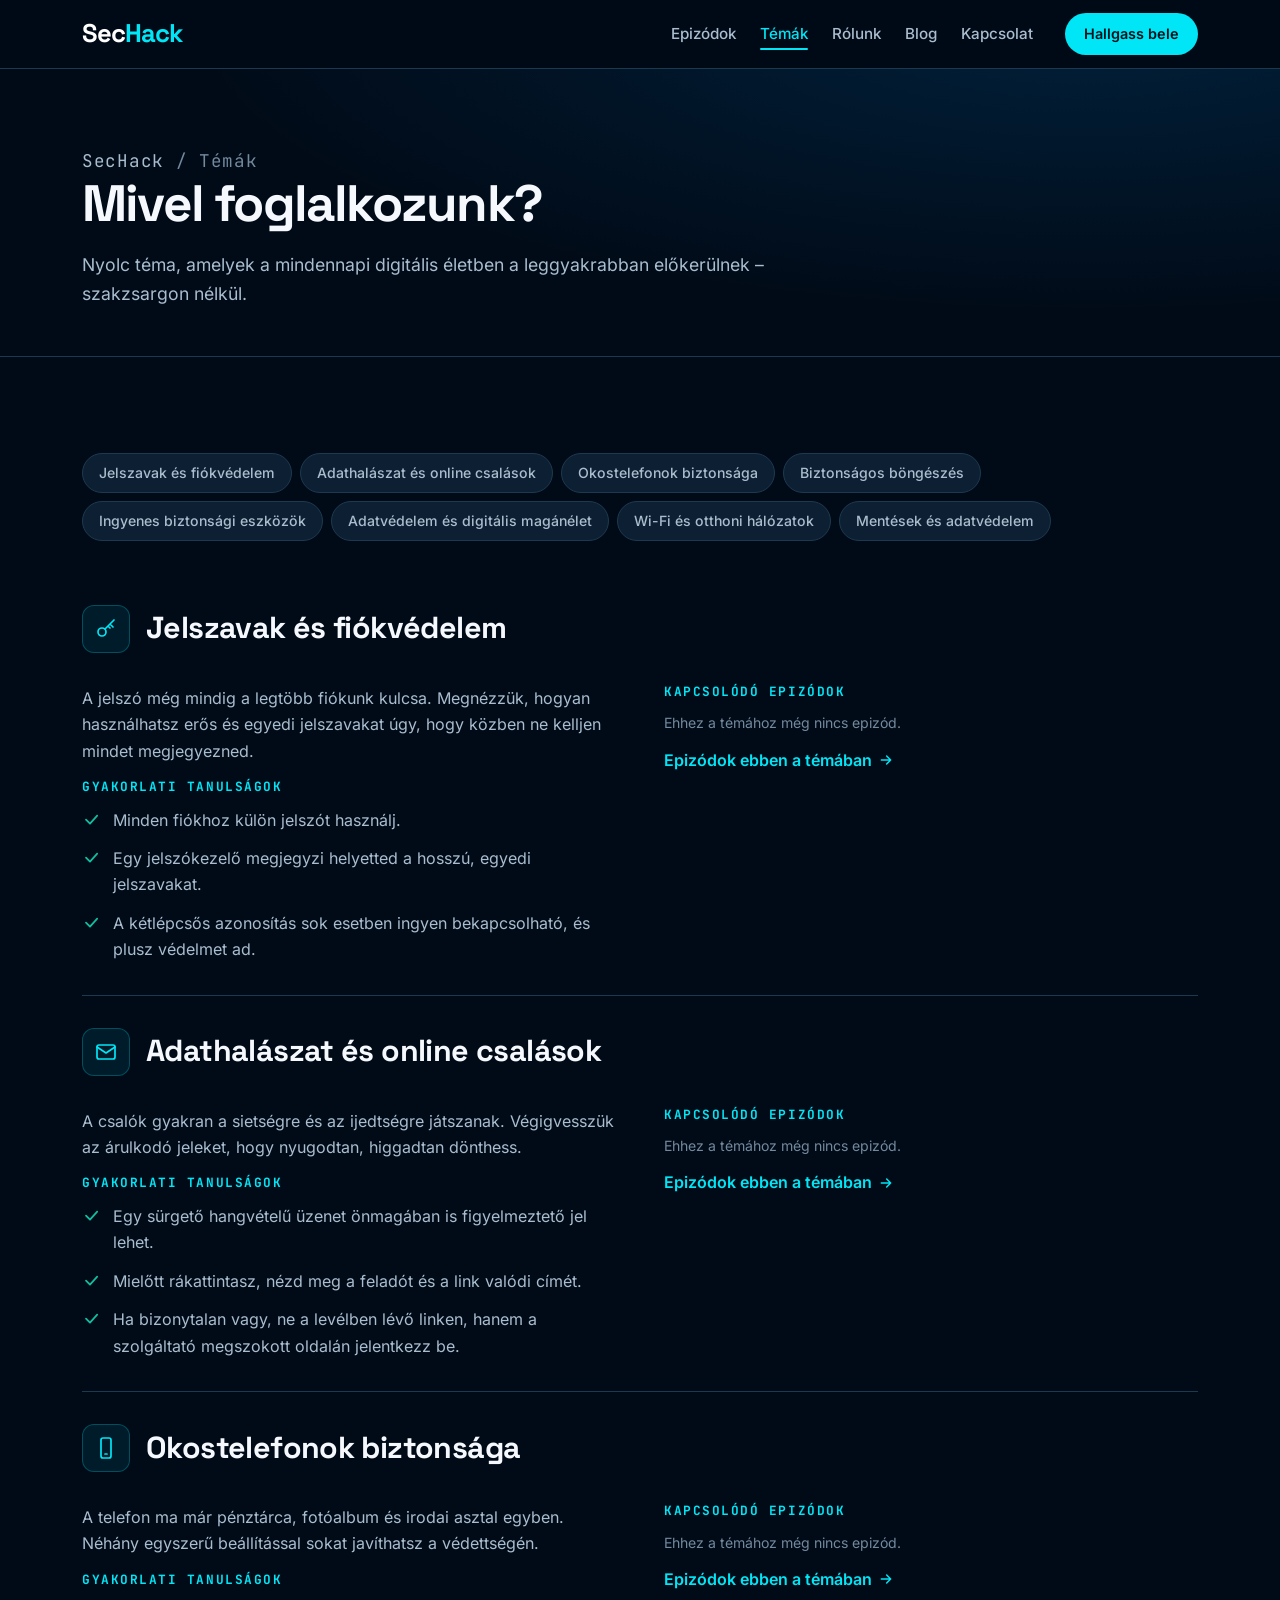
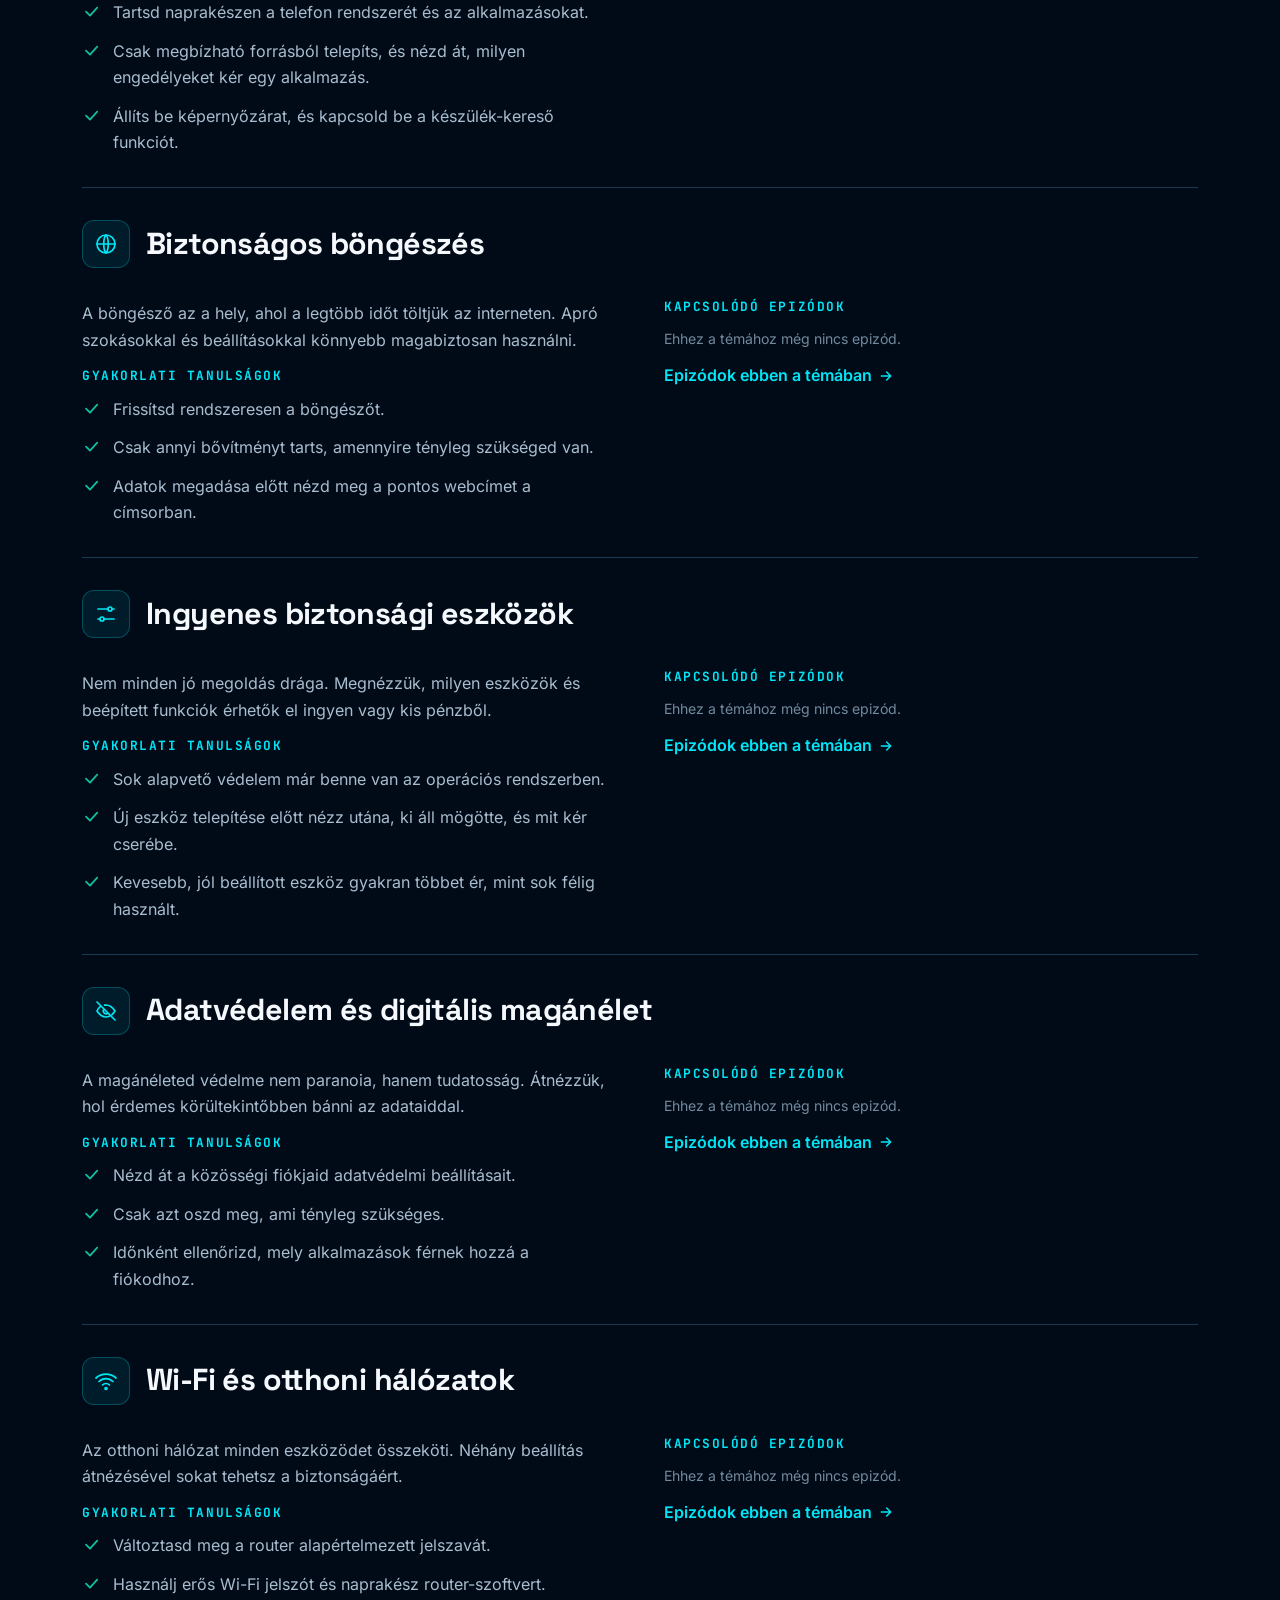
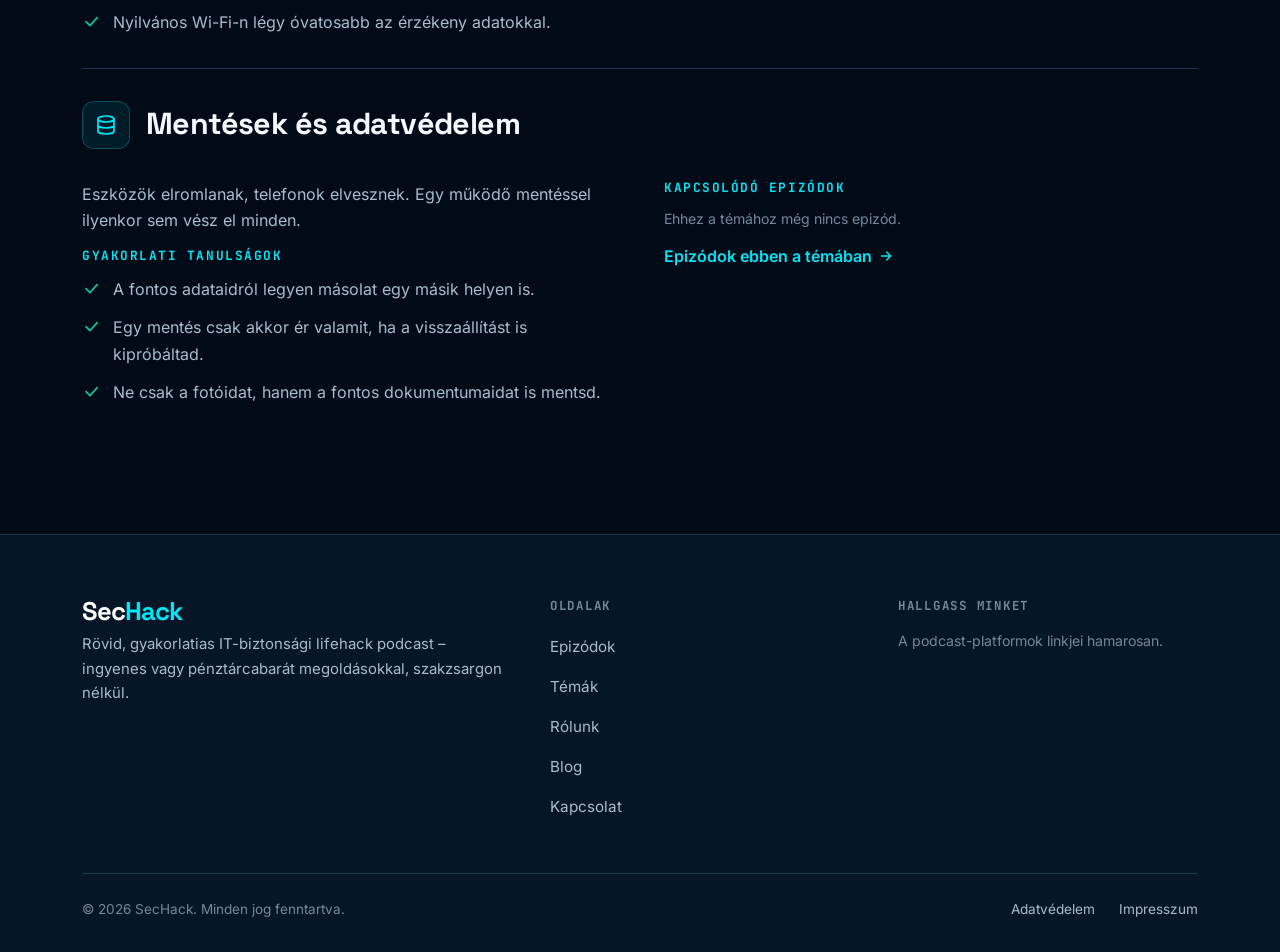
<file: topics.html>
<!doctype html>
<html lang="hu">
<head>
<meta charset="utf-8">
<meta name="viewport" content="width=device-width, initial-scale=1">
<script>document.documentElement.classList.add("js");</script>
<title>Témák – SecHack</title>
<meta name="description" content="Jelszavak, adathalászat, telefonbiztonság, böngészés, adatvédelem, Wi-Fi és mentések: a SecHack témái közérthetően.">
<meta name="theme-color" content="#010B18">
<link rel="canonical" href="https://sechack.hu/topics.html"><!-- CSERÉLD LE a végleges webcímre (lásd README) -->
<meta property="og:type" content="website">
<meta property="og:locale" content="hu_HU">
<meta property="og:site_name" content="SecHack">
<meta property="og:title" content="Témák – SecHack">
<meta property="og:description" content="Jelszavak, adathalászat, telefonbiztonság, böngészés, adatvédelem, Wi-Fi és mentések: a SecHack témái közérthetően.">
<meta property="og:url" content="https://sechack.hu/topics.html">
<meta property="og:image" content="https://sechack.hu/assets/images/og-image.png">
<meta name="twitter:card" content="summary_large_image">
<link rel="icon" href="assets/images/favicon.svg" type="image/svg+xml">
<link rel="apple-touch-icon" href="assets/images/apple-touch-icon.png">
<link rel="preload" href="assets/fonts/space-grotesk-latin-wght-normal.woff2" as="font" type="font/woff2" crossorigin>
<link rel="preload" href="assets/fonts/inter-latin-wght-normal.woff2" as="font" type="font/woff2" crossorigin>
<link rel="stylesheet" href="assets/css/styles.css">
</head>
<body>
<svg xmlns="http://www.w3.org/2000/svg" width="0" height="0" style="position:absolute" aria-hidden="true" focusable="false"><defs><symbol id="i-mic" viewBox="0 0 24 24"><rect x="9" y="3" width="6" height="11" rx="3"/><path d="M5 11a7 7 0 0 0 14 0M12 18v3M9 21h6"/></symbol><symbol id="i-shield" viewBox="0 0 24 24"><path d="M12 3l8 3v6c0 5-3.5 8-8 9-4.5-1-8-4-8-9V6l8-3z"/></symbol><symbol id="i-shield-check" viewBox="0 0 24 24"><path d="M12 3l8 3v6c0 5-3.5 8-8 9-4.5-1-8-4-8-9V6l8-3z"/><path d="M8.5 12l2.5 2.5 4.5-5"/></symbol><symbol id="i-lock" viewBox="0 0 24 24"><rect x="5" y="11" width="14" height="10" rx="2"/><path d="M8 11V8a4 4 0 0 1 8 0v3"/><path d="M12 15.5v1.5"/></symbol><symbol id="i-key" viewBox="0 0 24 24"><circle cx="8" cy="15" r="4"/><path d="M11 12l9-9M16 7l3 3M14 9l2 2"/></symbol><symbol id="i-mail" viewBox="0 0 24 24"><rect x="3" y="5" width="18" height="14" rx="2"/><path d="M3 7l9 6 9-6"/></symbol><symbol id="i-phone" viewBox="0 0 24 24"><rect x="7" y="2" width="10" height="20" rx="2"/><path d="M11 18h2"/></symbol><symbol id="i-globe" viewBox="0 0 24 24"><circle cx="12" cy="12" r="9"/><path d="M3 12h18M12 3c3 3 3 15 0 18M12 3c-3 3-3 15 0 18"/></symbol><symbol id="i-sliders" viewBox="0 0 24 24"><path d="M4 7h10M18 7h2M4 17h2M10 17h10"/><circle cx="16" cy="7" r="2"/><circle cx="8" cy="17" r="2"/></symbol><symbol id="i-eye-off" viewBox="0 0 24 24"><path d="M3 3l18 18M10.6 6.2A9.6 9.6 0 0 1 12 6c5 0 9 6 9 6a15 15 0 0 1-3 3.5M6.3 7.6C4 9.3 3 12 3 12s4 6 9 6c1.2 0 2.3-.3 3.3-.7M9.9 9.9a3 3 0 0 0 4.2 4.2"/></symbol><symbol id="i-wifi" viewBox="0 0 24 24"><path d="M2 9a15 15 0 0 1 20 0M5 12.5a10 10 0 0 1 14 0M8.5 16a5 5 0 0 1 7 0"/><circle cx="12" cy="19.5" r="1"/></symbol><symbol id="i-database" viewBox="0 0 24 24"><ellipse cx="12" cy="6" rx="8" ry="3"/><path d="M4 6v6c0 1.7 3.6 3 8 3s8-1.3 8-3V6M4 12v6c0 1.7 3.6 3 8 3s8-1.3 8-3v-6"/></symbol><symbol id="i-timer" viewBox="0 0 24 24"><circle cx="12" cy="13" r="8"/><path d="M12 9v4l3 2M9 2h6"/></symbol><symbol id="i-gift" viewBox="0 0 24 24"><rect x="3" y="8" width="18" height="4" rx="1"/><path d="M12 8v13M5 12v8a1 1 0 0 0 1 1h12a1 1 0 0 0 1-1v-8M8 8a2.5 2.5 0 1 1 4-2 2.5 2.5 0 1 1 4 2"/></symbol><symbol id="i-chat" viewBox="0 0 24 24"><path d="M21 12a8 8 0 0 1-11.7 7L4 20l1.2-4.5A8 8 0 1 1 21 12z"/></symbol><symbol id="i-check-circle" viewBox="0 0 24 24"><circle cx="12" cy="12" r="9"/><path d="M8 12l3 3 5-6"/></symbol><symbol id="i-arrow-right" viewBox="0 0 24 24"><path d="M5 12h14M13 6l6 6-6 6"/></symbol><symbol id="i-arrow-up" viewBox="0 0 24 24"><path d="M12 19V5M6 11l6-6 6 6"/></symbol><symbol id="i-chevron-down" viewBox="0 0 24 24"><path d="M6 9l6 6 6-6"/></symbol><symbol id="i-search" viewBox="0 0 24 24"><circle cx="11" cy="11" r="7"/><path d="M20 20l-4-4"/></symbol><symbol id="i-check" viewBox="0 0 24 24"><path d="M5 12l5 5 9-10"/></symbol><symbol id="i-info" viewBox="0 0 24 24"><circle cx="12" cy="12" r="9"/><path d="M12 11v6M12 7.5v.01"/></symbol><symbol id="i-play" viewBox="0 0 24 24"><path d="M8 5v14l11-7z"/></symbol><symbol id="i-calendar" viewBox="0 0 24 24"><rect x="3" y="5" width="18" height="16" rx="2"/><path d="M3 10h18M8 3v4M16 3v4"/></symbol><symbol id="i-headphones" viewBox="0 0 24 24"><path d="M4 15v-3a8 8 0 0 1 16 0v3"/><rect x="3" y="14" width="4" height="7" rx="1.5"/><rect x="17" y="14" width="4" height="7" rx="1.5"/></symbol><symbol id="i-link" viewBox="0 0 24 24"><path d="M10 14a4 4 0 0 0 5.7 0l3-3a4 4 0 0 0-5.7-5.7l-1 1M14 10a4 4 0 0 0-5.7 0l-3 3a4 4 0 0 0 5.7 5.7l1-1"/></symbol><symbol id="i-rss" viewBox="0 0 24 24"><path d="M4 11a9 9 0 0 1 9 9M4 4a16 16 0 0 1 16 16"/><circle cx="5" cy="19" r="1"/></symbol><symbol id="i-bulb" viewBox="0 0 24 24"><path d="M9 18h6M10 21h4M12 3a6 6 0 0 0-3.5 10.9c.6.5 1 1.2 1 2.1h5c0-.9.4-1.6 1-2.1A6 6 0 0 0 12 3z"/></symbol><symbol id="i-alert" viewBox="0 0 24 24"><path d="M12 3l10 18H2L12 3zM12 10v5M12 18v.01"/></symbol><symbol id="i-compass" viewBox="0 0 24 24"><circle cx="12" cy="12" r="9"/><path d="M15.5 8.5l-2 5-5 2 2-5z"/></symbol></defs></svg>
<a class="skip-link" href="#main">Ugrás a tartalomra</a>
<header class="site-header">
  <div class="container site-header__inner">
    <a class="logo" href="index.html" aria-label="SecHack – főoldal">Sec<span>Hack</span></a>
    <button class="nav-toggle" type="button" aria-expanded="false" aria-controls="site-nav" aria-label="Menü megnyitása"><span class="nav-toggle__bars"></span></button>
    <nav class="nav" id="site-nav" aria-label="Főmenü">
      <ul class="nav__list">
<li><a class="nav__link" href="episodes.html">Epizódok</a></li>
<li><a class="nav__link" href="topics.html" aria-current="page">Témák</a></li>
<li><a class="nav__link" href="about.html">Rólunk</a></li>
<li><a class="nav__link" href="blog.html">Blog</a></li>
<li><a class="nav__link" href="index.html#kapcsolat">Kapcsolat</a></li>
      </ul>
      <a class="btn btn--primary btn--sm" href="episodes.html">Hallgass bele</a>
    </nav>
  </div>
</header>
<main id="main">
<section class="page-hero">
  <div class="container">
    <p class="breadcrumb"><a href="index.html">SecHack</a> / Témák</p>
    <h1>Mivel foglalkozunk?</h1>
    <p>Nyolc téma, amelyek a mindennapi digitális életben a leggyakrabban előkerülnek – szakzsargon nélkül.</p>
  </div>
</section>

<section class="section">
  <div class="container">
    <nav class="chips" aria-label="Ugrás témához" style="margin-bottom:32px"><a class="chip" href="#jelszavak" style="display:inline-flex;align-items:center;text-decoration:none">Jelszavak és fiókvédelem</a><a class="chip" href="#adathalaszat" style="display:inline-flex;align-items:center;text-decoration:none">Adathalászat és online csalások</a><a class="chip" href="#telefon" style="display:inline-flex;align-items:center;text-decoration:none">Okostelefonok biztonsága</a><a class="chip" href="#bongeszes" style="display:inline-flex;align-items:center;text-decoration:none">Biztonságos böngészés</a><a class="chip" href="#eszkozok" style="display:inline-flex;align-items:center;text-decoration:none">Ingyenes biztonsági eszközök</a><a class="chip" href="#adatvedelem" style="display:inline-flex;align-items:center;text-decoration:none">Adatvédelem és digitális magánélet</a><a class="chip" href="#wifi" style="display:inline-flex;align-items:center;text-decoration:none">Wi-Fi és otthoni hálózatok</a><a class="chip" href="#mentesek" style="display:inline-flex;align-items:center;text-decoration:none">Mentések és adatvédelem</a></nav>
    <article class="topic-detail" id="jelszavak" aria-labelledby="jelszavak-h">
  <div class="topic-detail__head"><div class="card__icon" style="margin:0"><svg class="icon" aria-hidden="true" focusable="false"><use href="#i-key"></use></svg></div><h2 id="jelszavak-h">Jelszavak és fiókvédelem</h2></div>
  <div><p>A jelszó még mindig a legtöbb fiókunk kulcsa. Megnézzük, hogyan használhatsz erős és egyedi jelszavakat úgy, hogy közben ne kelljen mindet megjegyezned.</p><h3>Gyakorlati tanulságok</h3><ul class="takeaways"><li><svg class="icon" aria-hidden="true" focusable="false"><use href="#i-check"></use></svg><span>Minden fiókhoz külön jelszót használj.</span></li><li><svg class="icon" aria-hidden="true" focusable="false"><use href="#i-check"></use></svg><span>Egy jelszókezelő megjegyzi helyetted a hosszú, egyedi jelszavakat.</span></li><li><svg class="icon" aria-hidden="true" focusable="false"><use href="#i-check"></use></svg><span>A kétlépcsős azonosítás sok esetben ingyen bekapcsolható, és plusz védelmet ad.</span></li></ul></div>
  <div><h3>Kapcsolódó epizódok</h3><ul class="mini-eps" data-topic-episodes="jelszavak"></ul><p style="margin-top:12px"><a class="link-arrow" href="episodes.html?tema=jelszavak">Epizódok ebben a témában <svg class="icon" aria-hidden="true" focusable="false"><use href="#i-arrow-right"></use></svg></a></p></div>
</article>
<article class="topic-detail" id="adathalaszat" aria-labelledby="adathalaszat-h">
  <div class="topic-detail__head"><div class="card__icon" style="margin:0"><svg class="icon" aria-hidden="true" focusable="false"><use href="#i-mail"></use></svg></div><h2 id="adathalaszat-h">Adathalászat és online csalások</h2></div>
  <div><p>A csalók gyakran a sietségre és az ijedtségre játszanak. Végigvesszük az árulkodó jeleket, hogy nyugodtan, higgadtan dönthess.</p><h3>Gyakorlati tanulságok</h3><ul class="takeaways"><li><svg class="icon" aria-hidden="true" focusable="false"><use href="#i-check"></use></svg><span>Egy sürgető hangvételű üzenet önmagában is figyelmeztető jel lehet.</span></li><li><svg class="icon" aria-hidden="true" focusable="false"><use href="#i-check"></use></svg><span>Mielőtt rákattintasz, nézd meg a feladót és a link valódi címét.</span></li><li><svg class="icon" aria-hidden="true" focusable="false"><use href="#i-check"></use></svg><span>Ha bizonytalan vagy, ne a levélben lévő linken, hanem a szolgáltató megszokott oldalán jelentkezz be.</span></li></ul></div>
  <div><h3>Kapcsolódó epizódok</h3><ul class="mini-eps" data-topic-episodes="adathalaszat"></ul><p style="margin-top:12px"><a class="link-arrow" href="episodes.html?tema=adathalaszat">Epizódok ebben a témában <svg class="icon" aria-hidden="true" focusable="false"><use href="#i-arrow-right"></use></svg></a></p></div>
</article>
<article class="topic-detail" id="telefon" aria-labelledby="telefon-h">
  <div class="topic-detail__head"><div class="card__icon" style="margin:0"><svg class="icon" aria-hidden="true" focusable="false"><use href="#i-phone"></use></svg></div><h2 id="telefon-h">Okostelefonok biztonsága</h2></div>
  <div><p>A telefon ma már pénztárca, fotóalbum és irodai asztal egyben. Néhány egyszerű beállítással sokat javíthatsz a védettségén.</p><h3>Gyakorlati tanulságok</h3><ul class="takeaways"><li><svg class="icon" aria-hidden="true" focusable="false"><use href="#i-check"></use></svg><span>Tartsd naprakészen a telefon rendszerét és az alkalmazásokat.</span></li><li><svg class="icon" aria-hidden="true" focusable="false"><use href="#i-check"></use></svg><span>Csak megbízható forrásból telepíts, és nézd át, milyen engedélyeket kér egy alkalmazás.</span></li><li><svg class="icon" aria-hidden="true" focusable="false"><use href="#i-check"></use></svg><span>Állíts be képernyőzárat, és kapcsold be a készülék-kereső funkciót.</span></li></ul></div>
  <div><h3>Kapcsolódó epizódok</h3><ul class="mini-eps" data-topic-episodes="telefon"></ul><p style="margin-top:12px"><a class="link-arrow" href="episodes.html?tema=telefon">Epizódok ebben a témában <svg class="icon" aria-hidden="true" focusable="false"><use href="#i-arrow-right"></use></svg></a></p></div>
</article>
<article class="topic-detail" id="bongeszes" aria-labelledby="bongeszes-h">
  <div class="topic-detail__head"><div class="card__icon" style="margin:0"><svg class="icon" aria-hidden="true" focusable="false"><use href="#i-globe"></use></svg></div><h2 id="bongeszes-h">Biztonságos böngészés</h2></div>
  <div><p>A böngésző az a hely, ahol a legtöbb időt töltjük az interneten. Apró szokásokkal és beállításokkal könnyebb magabiztosan használni.</p><h3>Gyakorlati tanulságok</h3><ul class="takeaways"><li><svg class="icon" aria-hidden="true" focusable="false"><use href="#i-check"></use></svg><span>Frissítsd rendszeresen a böngészőt.</span></li><li><svg class="icon" aria-hidden="true" focusable="false"><use href="#i-check"></use></svg><span>Csak annyi bővítményt tarts, amennyire tényleg szükséged van.</span></li><li><svg class="icon" aria-hidden="true" focusable="false"><use href="#i-check"></use></svg><span>Adatok megadása előtt nézd meg a pontos webcímet a címsorban.</span></li></ul></div>
  <div><h3>Kapcsolódó epizódok</h3><ul class="mini-eps" data-topic-episodes="bongeszes"></ul><p style="margin-top:12px"><a class="link-arrow" href="episodes.html?tema=bongeszes">Epizódok ebben a témában <svg class="icon" aria-hidden="true" focusable="false"><use href="#i-arrow-right"></use></svg></a></p></div>
</article>
<article class="topic-detail" id="eszkozok" aria-labelledby="eszkozok-h">
  <div class="topic-detail__head"><div class="card__icon" style="margin:0"><svg class="icon" aria-hidden="true" focusable="false"><use href="#i-sliders"></use></svg></div><h2 id="eszkozok-h">Ingyenes biztonsági eszközök</h2></div>
  <div><p>Nem minden jó megoldás drága. Megnézzük, milyen eszközök és beépített funkciók érhetők el ingyen vagy kis pénzből.</p><h3>Gyakorlati tanulságok</h3><ul class="takeaways"><li><svg class="icon" aria-hidden="true" focusable="false"><use href="#i-check"></use></svg><span>Sok alapvető védelem már benne van az operációs rendszerben.</span></li><li><svg class="icon" aria-hidden="true" focusable="false"><use href="#i-check"></use></svg><span>Új eszköz telepítése előtt nézz utána, ki áll mögötte, és mit kér cserébe.</span></li><li><svg class="icon" aria-hidden="true" focusable="false"><use href="#i-check"></use></svg><span>Kevesebb, jól beállított eszköz gyakran többet ér, mint sok félig használt.</span></li></ul></div>
  <div><h3>Kapcsolódó epizódok</h3><ul class="mini-eps" data-topic-episodes="eszkozok"></ul><p style="margin-top:12px"><a class="link-arrow" href="episodes.html?tema=eszkozok">Epizódok ebben a témában <svg class="icon" aria-hidden="true" focusable="false"><use href="#i-arrow-right"></use></svg></a></p></div>
</article>
<article class="topic-detail" id="adatvedelem" aria-labelledby="adatvedelem-h">
  <div class="topic-detail__head"><div class="card__icon" style="margin:0"><svg class="icon" aria-hidden="true" focusable="false"><use href="#i-eye-off"></use></svg></div><h2 id="adatvedelem-h">Adatvédelem és digitális magánélet</h2></div>
  <div><p>A magánéleted védelme nem paranoia, hanem tudatosság. Átnézzük, hol érdemes körültekintőbben bánni az adataiddal.</p><h3>Gyakorlati tanulságok</h3><ul class="takeaways"><li><svg class="icon" aria-hidden="true" focusable="false"><use href="#i-check"></use></svg><span>Nézd át a közösségi fiókjaid adatvédelmi beállításait.</span></li><li><svg class="icon" aria-hidden="true" focusable="false"><use href="#i-check"></use></svg><span>Csak azt oszd meg, ami tényleg szükséges.</span></li><li><svg class="icon" aria-hidden="true" focusable="false"><use href="#i-check"></use></svg><span>Időnként ellenőrizd, mely alkalmazások férnek hozzá a fiókodhoz.</span></li></ul></div>
  <div><h3>Kapcsolódó epizódok</h3><ul class="mini-eps" data-topic-episodes="adatvedelem"></ul><p style="margin-top:12px"><a class="link-arrow" href="episodes.html?tema=adatvedelem">Epizódok ebben a témában <svg class="icon" aria-hidden="true" focusable="false"><use href="#i-arrow-right"></use></svg></a></p></div>
</article>
<article class="topic-detail" id="wifi" aria-labelledby="wifi-h">
  <div class="topic-detail__head"><div class="card__icon" style="margin:0"><svg class="icon" aria-hidden="true" focusable="false"><use href="#i-wifi"></use></svg></div><h2 id="wifi-h">Wi-Fi és otthoni hálózatok</h2></div>
  <div><p>Az otthoni hálózat minden eszközödet összeköti. Néhány beállítás átnézésével sokat tehetsz a biztonságáért.</p><h3>Gyakorlati tanulságok</h3><ul class="takeaways"><li><svg class="icon" aria-hidden="true" focusable="false"><use href="#i-check"></use></svg><span>Változtasd meg a router alapértelmezett jelszavát.</span></li><li><svg class="icon" aria-hidden="true" focusable="false"><use href="#i-check"></use></svg><span>Használj erős Wi-Fi jelszót és naprakész router-szoftvert.</span></li><li><svg class="icon" aria-hidden="true" focusable="false"><use href="#i-check"></use></svg><span>Nyilvános Wi-Fi-n légy óvatosabb az érzékeny adatokkal.</span></li></ul></div>
  <div><h3>Kapcsolódó epizódok</h3><ul class="mini-eps" data-topic-episodes="wifi"></ul><p style="margin-top:12px"><a class="link-arrow" href="episodes.html?tema=wifi">Epizódok ebben a témában <svg class="icon" aria-hidden="true" focusable="false"><use href="#i-arrow-right"></use></svg></a></p></div>
</article>
<article class="topic-detail" id="mentesek" aria-labelledby="mentesek-h">
  <div class="topic-detail__head"><div class="card__icon" style="margin:0"><svg class="icon" aria-hidden="true" focusable="false"><use href="#i-database"></use></svg></div><h2 id="mentesek-h">Mentések és adatvédelem</h2></div>
  <div><p>Eszközök elromlanak, telefonok elvesznek. Egy működő mentéssel ilyenkor sem vész el minden.</p><h3>Gyakorlati tanulságok</h3><ul class="takeaways"><li><svg class="icon" aria-hidden="true" focusable="false"><use href="#i-check"></use></svg><span>A fontos adataidról legyen másolat egy másik helyen is.</span></li><li><svg class="icon" aria-hidden="true" focusable="false"><use href="#i-check"></use></svg><span>Egy mentés csak akkor ér valamit, ha a visszaállítást is kipróbáltad.</span></li><li><svg class="icon" aria-hidden="true" focusable="false"><use href="#i-check"></use></svg><span>Ne csak a fotóidat, hanem a fontos dokumentumaidat is mentsd.</span></li></ul></div>
  <div><h3>Kapcsolódó epizódok</h3><ul class="mini-eps" data-topic-episodes="mentesek"></ul><p style="margin-top:12px"><a class="link-arrow" href="episodes.html?tema=mentesek">Epizódok ebben a témában <svg class="icon" aria-hidden="true" focusable="false"><use href="#i-arrow-right"></use></svg></a></p></div>
</article>

  </div>
</section>
</main>
<footer class="site-footer">
  <div class="container">
    <div class="footer__grid">
      <div class="footer__brand">
        <a class="logo" href="index.html" aria-label="SecHack – főoldal">Sec<span>Hack</span></a>
        <p>Rövid, gyakorlatias IT-biztonsági lifehack podcast – ingyenes vagy pénztárcabarát megoldásokkal, szakzsargon nélkül.</p>
      </div>
      <div>
        <h2 class="footer__title">Oldalak</h2>
        <ul class="footer__links">
          <li><a href="episodes.html">Epizódok</a></li>
          <li><a href="topics.html">Témák</a></li>
          <li><a href="about.html">Rólunk</a></li>
          <li><a href="blog.html">Blog</a></li>
          <li><a href="index.html#kapcsolat">Kapcsolat</a></li>
        </ul>
      </div>
      <div>
        <h2 class="footer__title">Hallgass minket</h2>
        <div data-platforms><p class="footer__muted">A podcast-platformok linkjei hamarosan.</p></div>
      </div>
    </div>
    <div class="footer__bottom">
      <p>© <span data-year>2026</span> SecHack. Minden jog fenntartva.</p>
      <nav aria-label="Jogi információk"><a href="adatvedelem.html">Adatvédelem</a><a href="impresszum.html">Impresszum</a></nav>
    </div>
  </div>
</footer>
<button class="to-top" type="button" aria-label="Vissza a tetejére"><svg class="icon" aria-hidden="true" focusable="false"><use href="#i-arrow-up"></use></svg></button>
<script src="assets/js/data.js"></script>
<script src="assets/js/main.js"></script>
</body>
</html>
</file>
<file: assets/css/styles.css>
/* ==========================================================================
   SecHack — fő stíluslap
   Tartalom: 1 Betűtípusok · 2 Design tokenek · 3 Alapok · 4 Elrendezés
   5 Gombok · 6 Fejléc · 7 Hero · 8 Kártyák · 9 Szekciók · 10 Oldal-specifikus
   11 Lábléc · 12 Segédek · 13 Reszponzív
   ========================================================================== */

/* 1. Betűtípusok (saját szerverről, GDPR-barát: nincs külső Google kérés) ---- */
@font-face {
  font-family: "Space Grotesk";
  src: url("../fonts/space-grotesk-latin-ext-wght-normal.woff2") format("woff2");
  font-weight: 300 700; font-display: swap;
  unicode-range: U+0100-02BA, U+02BD-02C5, U+02C7-02CC, U+02CE-02D7, U+02DD-02FF, U+0304, U+0308, U+0329, U+1D00-1DBF, U+1E00-1E9F, U+1EF2-1EFF, U+2020, U+20A0-20AB, U+20AD-20C0, U+2113, U+2C60-2C7F, U+A720-A7FF;
}
@font-face {
  font-family: "Space Grotesk";
  src: url("../fonts/space-grotesk-latin-wght-normal.woff2") format("woff2");
  font-weight: 300 700; font-display: swap;
  unicode-range: U+0000-00FF, U+0131, U+0152-0153, U+02BB-02BC, U+02C6, U+02DA, U+02DC, U+0304, U+0308, U+0329, U+2000-206F, U+20AC, U+2122, U+2191, U+2193, U+2212, U+2215, U+FEFF, U+FFFD;
}
@font-face {
  font-family: "Inter";
  src: url("../fonts/inter-latin-ext-wght-normal.woff2") format("woff2");
  font-weight: 100 900; font-display: swap;
  unicode-range: U+0100-02BA, U+02BD-02C5, U+02C7-02CC, U+02CE-02D7, U+02DD-02FF, U+0304, U+0308, U+0329, U+1D00-1DBF, U+1E00-1E9F, U+1EF2-1EFF, U+2020, U+20A0-20AB, U+20AD-20C0, U+2113, U+2C60-2C7F, U+A720-A7FF;
}
@font-face {
  font-family: "Inter";
  src: url("../fonts/inter-latin-wght-normal.woff2") format("woff2");
  font-weight: 100 900; font-display: swap;
  unicode-range: U+0000-00FF, U+0131, U+0152-0153, U+02BB-02BC, U+02C6, U+02DA, U+02DC, U+0304, U+0308, U+0329, U+2000-206F, U+20AC, U+2122, U+2191, U+2193, U+2212, U+2215, U+FEFF, U+FFFD;
}
@font-face {
  font-family: "JetBrains Mono";
  src: url("../fonts/jetbrains-mono-latin-ext-wght-normal.woff2") format("woff2");
  font-weight: 100 800; font-display: swap;
  unicode-range: U+0100-02BA, U+02BD-02C5, U+02C7-02CC, U+02CE-02D7, U+02DD-02FF, U+0304, U+0308, U+0329, U+1D00-1DBF, U+1E00-1E9F, U+1EF2-1EFF, U+2020, U+20A0-20AB, U+20AD-20C0, U+2113, U+2C60-2C7F, U+A720-A7FF;
}
@font-face {
  font-family: "JetBrains Mono";
  src: url("../fonts/jetbrains-mono-latin-wght-normal.woff2") format("woff2");
  font-weight: 100 800; font-display: swap;
  unicode-range: U+0000-00FF, U+0131, U+0152-0153, U+02BB-02BC, U+02C6, U+02DA, U+02DC, U+0304, U+0308, U+0329, U+2000-206F, U+20AC, U+2122, U+2191, U+2193, U+2212, U+2215, U+FEFF, U+FFFD;
}

/* 2. Design tokenek ---------------------------------------------------------- */
:root {
  --bg: #010b18;
  --bg-2: #071626;
  --surface: #0d2033;
  --surface-2: #12293d;
  --cyan: #00e6f6;
  --blue: #0084db;
  --text: #f5f8fc;
  --text-2: #a9bdce;
  --text-3: #73899d;
  --border: #1d394f;
  --success: #10bfa0;
  --warning: #f6a609;
  --danger: #ff7a7a;

  --font-head: "Space Grotesk", "Inter", system-ui, -apple-system, "Segoe UI", Roboto, sans-serif;
  --font-body: "Inter", system-ui, -apple-system, "Segoe UI", Roboto, "Helvetica Neue", Arial, sans-serif;
  --font-mono: "JetBrains Mono", ui-monospace, SFMono-Regular, Menlo, Consolas, monospace;

  --s-1: 4px; --s-2: 8px; --s-3: 12px; --s-4: 16px; --s-5: 24px;
  --s-6: 32px; --s-7: 48px; --s-8: 64px; --s-9: 96px;

  --r-sm: 8px; --r-md: 14px; --r-lg: 20px; --r-pill: 999px;
  --shadow-card: 0 1px 0 rgba(255,255,255,.03) inset, 0 10px 30px -18px rgba(0,0,0,.8);
  --glow: 0 0 0 1px rgba(0,230,246,.35), 0 8px 28px -10px rgba(0,230,246,.45);
  --container: 1180px;
  --header-h: 68px;
}

/* 3. Alapok ------------------------------------------------------------------ */
*, *::before, *::after { box-sizing: border-box; }
html { -webkit-text-size-adjust: 100%; scroll-behavior: smooth; scroll-padding-top: calc(var(--header-h) + 16px); }
body {
  margin: 0; background: var(--bg); color: var(--text);
  font-family: var(--font-body); font-size: 1rem; line-height: 1.65;
  -webkit-font-smoothing: antialiased; overflow-x: hidden;
}
img, svg { display: block; max-width: 100%; }
img { height: auto; }
h1, h2, h3, h4 { font-family: var(--font-head); line-height: 1.15; letter-spacing: -0.02em; margin: 0 0 var(--s-4); font-weight: 700; text-wrap: balance; }
h1 { font-size: clamp(2.2rem, 6.2vw, 4rem); letter-spacing: -0.035em; }
h2 { font-size: clamp(1.65rem, 3.6vw, 2.4rem); }
h3 { font-size: 1.2rem; letter-spacing: -0.01em; }
p { margin: 0 0 var(--s-4); color: var(--text-2); }
a { color: var(--cyan); text-decoration-thickness: 1px; text-underline-offset: 3px; }
a:hover { color: #7ff3fb; }
ul { margin: 0; padding: 0; list-style: none; }
button, input { font: inherit; color: inherit; }
:focus-visible { outline: 3px solid var(--cyan); outline-offset: 3px; border-radius: 6px; }
::selection { background: rgba(0,230,246,.3); }
.icon { width: 1.5rem; height: 1.5rem; fill: none; stroke: currentColor; stroke-width: 1.7; stroke-linecap: round; stroke-linejoin: round; flex: none; }
.sr-only { position: absolute; width: 1px; height: 1px; margin: -1px; padding: 0; overflow: hidden; clip: rect(0,0,0,0); white-space: nowrap; border: 0; }
.skip-link { position: absolute; left: var(--s-4); top: -100px; z-index: 200; background: var(--cyan); color: #001018; font-weight: 700; padding: var(--s-3) var(--s-4); border-radius: var(--r-sm); text-decoration: none; }
.skip-link:focus { top: var(--s-3); }

/* 4. Elrendezés -------------------------------------------------------------- */
.container { width: 100%; max-width: var(--container); margin-inline: auto; padding-inline: 20px; }
.section { padding-block: clamp(56px, 8vw, 96px); }
.section--alt { background: var(--bg-2); border-block: 1px solid var(--border); }
.section__head { max-width: 640px; margin-bottom: var(--s-7); }
.section__head p { font-size: 1.05rem; margin: 0; }
.section__head--row { max-width: none; display: flex; align-items: end; justify-content: space-between; gap: var(--s-5); flex-wrap: wrap; }
.section__head--row > div { max-width: 640px; }
.eyebrow { font-family: var(--font-mono); font-size: .78rem; letter-spacing: .14em; text-transform: uppercase; color: var(--cyan); margin: 0 0 var(--s-3); font-weight: 600; }

/* 5. Gombok ------------------------------------------------------------------ */
.btn {
  display: inline-flex; align-items: center; justify-content: center; gap: var(--s-2);
  min-height: 48px; padding: 0 22px; border-radius: var(--r-pill);
  font-family: var(--font-body); font-weight: 600; font-size: .96rem; line-height: 1;
  text-decoration: none; border: 1.5px solid transparent; cursor: pointer;
  transition: background-color .18s, border-color .18s, color .18s, box-shadow .18s, transform .18s;
}
.btn .icon { width: 1.1rem; height: 1.1rem; stroke-width: 2.2; }
.btn--primary { background: var(--cyan); color: #00131c; }
.btn--primary:hover { background: #5cf1fb; color: #00131c; box-shadow: var(--glow); }
.btn--ghost { background: transparent; color: var(--text); border-color: var(--border); }
.btn--ghost:hover { border-color: var(--cyan); color: var(--cyan); }
.btn--sm { min-height: 42px; padding: 0 18px; font-size: .9rem; }
.btn--block { width: 100%; }
.btn--disabled, .btn:disabled { background: var(--surface); color: var(--text-3); border-color: var(--border); cursor: not-allowed; box-shadow: none; }
.link-arrow { display: inline-flex; align-items: center; gap: 6px; font-weight: 600; text-decoration: none; }
.link-arrow .icon { width: 1rem; height: 1rem; stroke-width: 2.2; transition: transform .18s; }
.link-arrow:hover .icon { transform: translateX(3px); }

/* 6. Fejléc és navigáció ---------------------------------------------------- */
.site-header { position: sticky; top: 0; z-index: 100; background: rgba(1,11,24,.94); border-bottom: 1px solid var(--border); backdrop-filter: blur(8px); }
.site-header__inner { display: flex; align-items: center; justify-content: space-between; gap: var(--s-5); height: var(--header-h); }
.logo { font-family: var(--font-head); font-weight: 700; font-size: 1.6rem; letter-spacing: -0.04em; color: #fff; text-decoration: none; line-height: 1; display: inline-flex; align-items: center; }
.logo:hover { color: #fff; }
.logo span { color: var(--cyan); }
.nav { display: flex; align-items: center; gap: var(--s-6); }
.nav__list { display: flex; gap: var(--s-5); }
.nav__link { display: inline-flex; align-items: center; min-height: 44px; color: var(--text-2); text-decoration: none; font-weight: 500; font-size: .95rem; position: relative; }
.nav__link:hover { color: var(--text); }
.nav__link[aria-current="page"] { color: var(--cyan); }
.nav__link[aria-current="page"]::after { content: ""; position: absolute; left: 0; right: 0; bottom: 6px; height: 2px; background: var(--cyan); border-radius: 2px; }
.nav-toggle { display: none; width: 44px; height: 44px; border: 1px solid var(--border); background: var(--surface); border-radius: var(--r-sm); cursor: pointer; align-items: center; justify-content: center; }
.nav-toggle__bars, .nav-toggle__bars::before, .nav-toggle__bars::after { display: block; width: 20px; height: 2px; background: var(--text); border-radius: 2px; transition: transform .2s, background-color .2s; }
.nav-toggle__bars { position: relative; }
.nav-toggle__bars::before, .nav-toggle__bars::after { content: ""; position: absolute; left: 0; }
.nav-toggle__bars::before { top: -6px; }
.nav-toggle__bars::after { top: 6px; }
.nav-toggle[aria-expanded="true"] .nav-toggle__bars { background: transparent; }
.nav-toggle[aria-expanded="true"] .nav-toggle__bars::before { transform: translateY(6px) rotate(45deg); }
.nav-toggle[aria-expanded="true"] .nav-toggle__bars::after { transform: translateY(-6px) rotate(-45deg); }

/* 7. Hero -------------------------------------------------------------------- */
.hero { position: relative; padding-block: clamp(40px, 6vw, 88px) clamp(48px, 6vw, 80px); overflow: hidden; }
.hero::before { content: ""; position: absolute; width: 760px; height: 760px; right: -200px; top: -240px; background: radial-gradient(closest-side, rgba(0,132,219,.2), transparent); pointer-events: none; }
.hero__grid { position: relative; display: grid; gap: var(--s-7); grid-template-columns: 1fr; align-items: center; }
.hero__title { margin-bottom: var(--s-5); }
.hero__title em { font-style: normal; color: var(--cyan); }
.hero__lead { font-size: clamp(1.02rem, 2.2vw, 1.2rem); max-width: 34em; margin-bottom: var(--s-6); }
.hero__actions { display: flex; flex-wrap: wrap; gap: var(--s-3); margin-bottom: var(--s-5); }
.hero__tagline { font-family: var(--font-mono); font-size: .85rem; letter-spacing: .06em; color: var(--text-3); margin: 0; }
.hero__art { position: relative; max-width: 600px; width: 100%; margin-inline: auto; }
.hero__portrait { border-radius: var(--r-lg); border: 1px solid var(--border); background: var(--bg-2); aspect-ratio: 960 / 570; width: 100%; object-fit: cover; box-shadow: 0 30px 60px -30px rgba(0,0,0,.9), 0 0 80px -30px rgba(0,230,246,.35); }
.hero__badge { position: absolute; display: flex; align-items: center; gap: var(--s-3); background: rgba(13,32,51,.94); border: 1px solid var(--border); border-radius: var(--r-md); padding: 10px 14px; font-size: .82rem; color: var(--text-2); box-shadow: var(--shadow-card); }
.hero__badge strong { display: block; color: var(--text); font-size: .86rem; line-height: 1.2; }
.hero__badge .icon { width: 1.6rem; height: 1.6rem; color: var(--cyan); }
.hero__badge--shield { left: -10px; bottom: -22px; }
.hero__badge--wave { right: -10px; top: -18px; }
.wave { display: inline-flex; align-items: center; gap: 3px; height: 22px; }
.wave i { display: block; width: 3px; border-radius: 2px; background: var(--cyan); height: 40%; }
.wave i:nth-child(2) { height: 80%; } .wave i:nth-child(3) { height: 55%; } .wave i:nth-child(4) { height: 100%; } .wave i:nth-child(5) { height: 65%; } .wave i:nth-child(6) { height: 35%; } .wave i:nth-child(7) { height: 75%; }
@media (prefers-reduced-motion: no-preference) {
  .wave i { animation: wave 1.6s ease-in-out infinite; }
  .wave i:nth-child(2) { animation-delay: .15s; } .wave i:nth-child(3) { animation-delay: .3s; } .wave i:nth-child(4) { animation-delay: .45s; } .wave i:nth-child(5) { animation-delay: .6s; } .wave i:nth-child(6) { animation-delay: .75s; } .wave i:nth-child(7) { animation-delay: .9s; }
  @keyframes wave { 0%, 100% { transform: scaleY(.55); } 50% { transform: scaleY(1); } }
}

/* 8. Kártyák ------------------------------------------------------------------ */
.grid { display: grid; gap: var(--s-4); }
.grid--4 { grid-template-columns: repeat(auto-fit, minmax(230px, 1fr)); }
.grid--3 { grid-template-columns: repeat(auto-fill, minmax(min(100%, 300px), 1fr)); }
.card { background: var(--surface); border: 1px solid var(--border); border-radius: var(--r-md); padding: var(--s-5); box-shadow: var(--shadow-card); transition: border-color .2s, transform .2s, background-color .2s; }
a.card, .card--hover { text-decoration: none; color: inherit; }
a.card:hover, .card--hover:hover { border-color: rgba(0,230,246,.55); background: var(--surface-2); transform: translateY(-2px); }
.card__icon { width: 48px; height: 48px; display: grid; place-items: center; border-radius: 12px; background: rgba(0,230,246,.08); border: 1px solid rgba(0,230,246,.25); color: var(--cyan); margin-bottom: var(--s-4); }
.card__icon .icon { width: 1.5rem; height: 1.5rem; }
.card h3 { margin-bottom: var(--s-2); color: var(--text); }
.card p { margin: 0; font-size: .95rem; }
.benefits { background: var(--bg-2); border-block: 1px solid var(--border); padding-block: var(--s-7); }
.benefits .card { background: transparent; box-shadow: none; }

/* Epizódkártya */
.episode { display: flex; flex-direction: column; padding: 0; overflow: hidden; }
.episode__thumb { position: relative; aspect-ratio: 16 / 9; background: linear-gradient(135deg, #071626, #0d2033); border-bottom: 1px solid var(--border); overflow: hidden; }
.episode__thumb img { width: 100%; height: 100%; object-fit: cover; object-position: 50% 20%; opacity: .85; }
.episode__thumb::after { content: ""; position: absolute; inset: 0; background: linear-gradient(180deg, rgba(1,11,24,.05), rgba(1,11,24,.7)); }
.episode__num { position: absolute; z-index: 1; left: 14px; top: 12px; font-family: var(--font-mono); font-weight: 700; font-size: .85rem; background: rgba(1,11,24,.85); border: 1px solid var(--border); border-radius: var(--r-sm); padding: 4px 10px; }
.episode__topicicon { position: absolute; z-index: 1; right: 14px; bottom: 12px; width: 44px; height: 44px; display: grid; place-items: center; border-radius: 12px; background: rgba(1,11,24,.85); border: 1px solid rgba(0,230,246,.4); color: var(--cyan); }
.episode__body { display: flex; flex-direction: column; gap: var(--s-3); padding: var(--s-5); flex: 1; }
.episode__meta { display: flex; flex-wrap: wrap; align-items: center; gap: var(--s-2); }
.episode__title { font-size: 1.2rem; margin: 0; color: var(--text); }
.episode__desc { margin: 0; font-size: .93rem; }
.episode__info { display: flex; flex-wrap: wrap; gap: var(--s-2) var(--s-4); font-size: .82rem; color: var(--text-3); font-family: var(--font-mono); margin-top: auto; padding-top: var(--s-2); }
.episode__info span { display: inline-flex; align-items: center; gap: 6px; }
.episode__info .icon { width: .95rem; height: .95rem; }
.episode__actions { padding: 0 var(--s-5) var(--s-5); }

.tag { display: inline-block; font-family: var(--font-mono); font-size: .7rem; font-weight: 600; letter-spacing: .1em; text-transform: uppercase; padding: 4px 10px; border-radius: var(--r-pill); color: var(--cyan); background: rgba(0,230,246,.08); border: 1px solid rgba(0,230,246,.3); }
.badge-demo { display: inline-block; font-family: var(--font-mono); font-size: .68rem; font-weight: 600; letter-spacing: .06em; text-transform: uppercase; padding: 4px 10px; border-radius: var(--r-pill); color: var(--warning); background: rgba(246,166,9,.1); border: 1px solid rgba(246,166,9,.4); }
.badge-soon { color: var(--text-2); background: rgba(169,189,206,.08); border-color: var(--border); }

/* Téma kártya */
.topic { display: flex; flex-direction: column; gap: var(--s-2); }
.topic .card__icon { margin-bottom: var(--s-2); }
.topic__more { margin-top: auto; padding-top: var(--s-3); color: var(--cyan); font-weight: 600; font-size: .9rem; display: inline-flex; align-items: center; gap: 6px; }
.topic__more .icon { width: 1rem; height: 1rem; stroke-width: 2.2; transition: transform .18s; }
a.topic:hover .topic__more .icon { transform: translateX(3px); }

/* 9. Szekciók ----------------------------------------------------------------- */
/* Tipp */
.tip { position: relative; display: grid; gap: var(--s-6); align-items: center; background: linear-gradient(160deg, var(--surface-2), var(--surface)); border: 1px solid rgba(0,230,246,.45); border-radius: var(--r-lg); padding: clamp(28px, 5vw, 56px); box-shadow: 0 0 60px -30px rgba(0,230,246,.5); overflow: hidden; }
.tip__icon { width: 72px; height: 72px; display: grid; place-items: center; border-radius: 20px; background: rgba(0,230,246,.1); border: 1px solid rgba(0,230,246,.4); color: var(--cyan); }
.tip__icon .icon { width: 2.2rem; height: 2.2rem; }
.tip h2 { margin-bottom: var(--s-3); }
.tip p { font-size: clamp(1.05rem, 2.4vw, 1.25rem); color: var(--text); max-width: 38em; margin-bottom: var(--s-5); }
.tip .btn { margin-top: var(--s-1); }

/* Rólunk blokk */
.about { display: grid; gap: var(--s-7); align-items: center; }
.about__media { position: relative; max-width: 460px; margin-inline: auto; width: 100%; }
.about__media img { border-radius: var(--r-lg); border: 1px solid var(--border); width: 100%; aspect-ratio: 1; object-fit: cover; object-position: 50% 15%; }
.checklist { display: grid; gap: var(--s-3); margin: var(--s-5) 0 var(--s-6); }
.checklist li { display: flex; align-items: center; gap: var(--s-3); color: var(--text); font-weight: 500; }
.checklist .icon { color: var(--success); width: 1.35rem; height: 1.35rem; stroke-width: 2.2; }

/* Kapcsolat doboz */
.contact-box { display: grid; gap: var(--s-6); align-items: center; background: var(--surface); border: 1px solid var(--border); border-radius: var(--r-lg); padding: clamp(28px, 5vw, 52px); }
.contact-box h2 { margin-bottom: var(--s-3); }
.contact-box p { margin: 0; }
.form-row { display: flex; gap: var(--s-3); flex-wrap: wrap; }
.field { flex: 1 1 240px; }
.input { width: 100%; min-height: 48px; padding: 0 var(--s-4); background: var(--bg); border: 1.5px solid var(--border); border-radius: var(--r-pill); color: var(--text); transition: border-color .18s, box-shadow .18s; }
.input::placeholder { color: var(--text-3); }
.input:hover { border-color: #2c5373; }
.input:focus { outline: none; border-color: var(--cyan); box-shadow: 0 0 0 3px rgba(0,230,246,.2); }
.input[aria-invalid="true"] { border-color: var(--danger); }
.form-help { font-size: .8rem; color: var(--text-3); margin: var(--s-3) 0 0; }
.form-status { margin: var(--s-3) 0 0; font-size: .9rem; border-radius: var(--r-sm); padding: 0; }
.form-status:not(:empty) { padding: var(--s-3) var(--s-4); border: 1px solid var(--border); background: var(--bg); }
.form-status[data-state="error"] { color: var(--danger); border-color: rgba(255,122,122,.45); }
.form-status[data-state="info"] { color: var(--text); border-color: rgba(246,166,9,.5); }

/* Hírlevél / jegyzetdoboz */
.notice { display: flex; gap: var(--s-3); align-items: flex-start; background: rgba(246,166,9,.07); border: 1px solid rgba(246,166,9,.4); border-radius: var(--r-md); padding: var(--s-4) var(--s-5); margin-bottom: var(--s-6); color: var(--text-2); font-size: .93rem; }
.notice .icon { color: var(--warning); margin-top: 2px; width: 1.3rem; height: 1.3rem; }
.notice p { margin: 0; font-size: inherit; }
.notice strong { color: var(--text); }

/* 10. Oldal-specifikus ---------------------------------------------------- */
.page-hero { padding-block: clamp(40px, 6vw, 80px) var(--s-7); border-bottom: 1px solid var(--border); background: radial-gradient(900px 300px at 85% -20%, rgba(0,132,219,.18), transparent); }
.page-hero h1 { font-size: clamp(2rem, 5vw, 3.2rem); margin-bottom: var(--s-4); }
.page-hero p { max-width: 40em; font-size: 1.1rem; margin: 0; }
.breadcrumb { font-family: var(--font-mono); font-size: .78rem; color: var(--text-3); margin-bottom: var(--s-4); letter-spacing: .04em; }
.breadcrumb a { color: var(--text-2); text-decoration: none; }
.breadcrumb a:hover { color: var(--cyan); }

.toolbar { display: grid; gap: var(--s-4); margin-bottom: var(--s-6); }
.search { position: relative; max-width: 460px; }
.search .icon { position: absolute; left: 16px; top: 50%; transform: translateY(-50%); color: var(--text-3); pointer-events: none; width: 1.2rem; height: 1.2rem; }
.search .input { padding-left: 46px; }
.chips { display: flex; flex-wrap: wrap; gap: var(--s-2); }
.chip { min-height: 40px; padding: 0 16px; background: var(--surface); border: 1px solid var(--border); border-radius: var(--r-pill); color: var(--text-2); font-size: .88rem; font-weight: 500; cursor: pointer; transition: all .18s; }
.chip:hover { border-color: var(--cyan); color: var(--text); }
.chip[aria-pressed="true"] { background: var(--cyan); border-color: var(--cyan); color: #00131c; font-weight: 700; }
.result-count { font-family: var(--font-mono); font-size: .82rem; color: var(--text-3); margin: 0 0 var(--s-4); }
.empty { text-align: center; padding: var(--s-8) var(--s-5); border: 1px dashed var(--border); border-radius: var(--r-lg); }
.empty h3 { color: var(--text); }
.empty p { max-width: 32em; margin-inline: auto; }

/* Téma részletek */
.topic-detail { display: grid; gap: var(--s-5); padding: var(--s-6) 0; border-top: 1px solid var(--border); scroll-margin-top: calc(var(--header-h) + 16px); }
.topic-detail:first-of-type { border-top: 0; }
.topic-detail__head { display: flex; gap: var(--s-4); align-items: center; }
.topic-detail__head h2 { margin: 0; font-size: clamp(1.4rem, 3vw, 1.9rem); }
.topic-detail h3 { font-size: .8rem; font-family: var(--font-mono); text-transform: uppercase; letter-spacing: .12em; color: var(--cyan); margin-bottom: var(--s-3); }
.takeaways { display: grid; gap: var(--s-3); }
.takeaways li { display: flex; gap: var(--s-3); color: var(--text-2); }
.takeaways .icon { color: var(--success); width: 1.2rem; height: 1.2rem; stroke-width: 2.2; margin-top: 3px; }
.mini-eps { display: grid; gap: var(--s-2); }
.mini-ep { display: flex; flex-wrap: wrap; align-items: center; gap: var(--s-3); padding: var(--s-3) var(--s-4); background: var(--surface); border: 1px solid var(--border); border-radius: var(--r-sm); font-size: .92rem; color: var(--text); }
.mini-ep .mono { font-family: var(--font-mono); font-size: .78rem; color: var(--text-3); }
.topic-nav { display: flex; flex-wrap: wrap; gap: var(--s-2); margin-top: var(--s-6); }

/* Rólunk oldal */
.prose { max-width: 720px; }
.prose h2 { margin-top: var(--s-7); }
.prose h2:first-child { margin-top: 0; }
.prose p, .prose li { font-size: 1.05rem; }
.promises { display: grid; gap: var(--s-4); grid-template-columns: repeat(auto-fit, minmax(240px, 1fr)); margin-block: var(--s-6); }
.faq { display: grid; gap: var(--s-3); max-width: 760px; }
.faq details { background: var(--surface); border: 1px solid var(--border); border-radius: var(--r-md); transition: border-color .18s; }
.faq details[open] { border-color: rgba(0,230,246,.45); }
.faq summary { list-style: none; cursor: pointer; display: flex; justify-content: space-between; align-items: center; gap: var(--s-4); padding: var(--s-4) var(--s-5); min-height: 56px; font-weight: 600; color: var(--text); border-radius: var(--r-md); }
.faq summary::-webkit-details-marker { display: none; }
.faq summary .icon { transition: transform .2s; color: var(--cyan); width: 1.2rem; height: 1.2rem; stroke-width: 2.2; }
.faq details[open] summary .icon { transform: rotate(180deg); }
.faq .faq__a { padding: 0 var(--s-5) var(--s-5); }
.faq .faq__a p { margin: 0; }

/* Blog */
.post { display: flex; flex-direction: column; gap: var(--s-3); height: 100%; }
.post__meta { display: flex; flex-wrap: wrap; gap: var(--s-2); align-items: center; }
.post h3 { font-size: 1.2rem; margin: 0; }
.post p { margin: 0; }
.post__foot { margin-top: auto; padding-top: var(--s-3); font-family: var(--font-mono); font-size: .8rem; color: var(--text-3); }

/* 404 */
.notfound { min-height: 70vh; display: grid; place-items: center; text-align: center; padding-block: var(--s-8); }
.notfound__code { font-family: var(--font-mono); font-size: .9rem; letter-spacing: .2em; color: var(--cyan); margin-bottom: var(--s-4); }
.icon-lg { width: 64px; height: 64px; margin: 0 auto var(--s-4); color: var(--cyan); stroke-width: 1.4; }
.notfound .icon-lg { width: 88px; height: 88px; margin: 0 auto var(--s-5); color: var(--cyan); stroke-width: 1.3; }
.notfound p { max-width: 28em; margin-inline: auto; margin-bottom: var(--s-6); font-size: 1.1rem; }

/* Jogi oldalak */
.legal { max-width: 760px; }
.legal h2 { font-size: 1.4rem; margin-top: var(--s-7); }
.legal li { color: var(--text-2); margin-bottom: var(--s-2); padding-left: var(--s-5); position: relative; }
.legal li::before { content: ""; position: absolute; left: 4px; top: .75em; width: 6px; height: 6px; border-radius: 50%; background: var(--cyan); }
.placeholder { background: rgba(246,166,9,.12); color: var(--warning); padding: 1px 8px; border-radius: 6px; font-family: var(--font-mono); font-size: .9em; }

/* 11. Lábléc ------------------------------------------------------------------ */
.site-footer { background: var(--bg-2); border-top: 1px solid var(--border); padding-block: var(--s-8) var(--s-6); margin-top: 0; }
.footer__grid { display: grid; gap: var(--s-7); grid-template-columns: 1fr; margin-bottom: var(--s-7); }
.footer__brand .logo { margin-bottom: var(--s-2); }
.footer__sig { font-family: var(--font-mono); font-size: .8rem; letter-spacing: .12em; text-transform: uppercase; color: var(--text); margin: 0 0 var(--s-3); }
.footer__brand p { font-size: .93rem; max-width: 30em; }
.footer__title { font-family: var(--font-mono); font-size: .78rem; letter-spacing: .14em; text-transform: uppercase; color: var(--text-3); margin-bottom: var(--s-4); }
.footer__links { display: grid; gap: var(--s-1); }
.footer__links a { display: inline-flex; align-items: center; min-height: 36px; color: var(--text-2); text-decoration: none; font-size: .95rem; }
.footer__links a:hover { color: var(--cyan); }
.footer__muted { font-size: .88rem; color: var(--text-3); margin: 0; }
.platforms { display: flex; flex-wrap: wrap; gap: var(--s-2); }
.platforms a { display: inline-flex; align-items: center; gap: 8px; min-height: 40px; padding: 0 14px; border: 1px solid var(--border); border-radius: var(--r-pill); color: var(--text-2); text-decoration: none; font-size: .88rem; }
.platforms a:hover { border-color: var(--cyan); color: var(--cyan); }
.platforms .icon { width: 1.05rem; height: 1.05rem; }
.footer__bottom { display: flex; flex-wrap: wrap; justify-content: space-between; gap: var(--s-3) var(--s-5); padding-top: var(--s-5); border-top: 1px solid var(--border); font-size: .85rem; color: var(--text-3); }
.footer__bottom p { margin: 0; color: inherit; font-size: inherit; }
.footer__bottom nav { display: flex; gap: var(--s-5); flex-wrap: wrap; }
.footer__bottom a { color: var(--text-2); text-decoration: none; }
.footer__bottom a:hover { color: var(--cyan); }

/* 12. Segédek ------------------------------------------------------------------ */
.to-top { position: fixed; right: 16px; bottom: 16px; width: 48px; height: 48px; display: grid; place-items: center; border-radius: 50%; background: var(--surface-2); border: 1px solid var(--border); color: var(--cyan); cursor: pointer; opacity: 0; visibility: hidden; transform: translateY(8px); transition: opacity .2s, transform .2s, visibility .2s, border-color .2s; z-index: 90; }
.to-top.is-visible { opacity: 1; visibility: visible; transform: none; }
.to-top:hover { border-color: var(--cyan); }
.to-top .icon { width: 1.2rem; height: 1.2rem; stroke-width: 2.4; }
.mt-0 { margin-top: 0; } .center { text-align: center; }
[hidden] { display: none !important; }
noscript .notice { margin-top: var(--s-4); }

/* 13. Reszponzív -------------------------------------------------------------- */
@media (max-width: 899px) {
  .nav-toggle { display: inline-flex; }
  .nav { position: absolute; left: 0; right: 0; top: 100%; flex-direction: column; align-items: stretch; gap: var(--s-4); background: var(--bg); border-bottom: 1px solid var(--border); padding: var(--s-4) 20px var(--s-5); }
  .js .nav { display: none; }
  .js .nav.is-open { display: flex; }
  html:not(.js) .nav-toggle { display: none; }
  .nav__list { flex-direction: column; gap: 0; }
  .nav__link { width: 100%; min-height: 52px; font-size: 1.05rem; border-bottom: 1px solid var(--border); }
  .nav__link[aria-current="page"]::after { display: none; }
  .nav .btn { width: 100%; }
  .hero__badge--shield { left: 8px; bottom: -18px; }
  .hero__badge--wave { right: 8px; top: -16px; }
}
@media (min-width: 640px) {
  .container { padding-inline: 32px; }
  .contact-box { grid-template-columns: 1fr 1fr; gap: var(--s-7); }
  .tip { grid-template-columns: auto 1fr; }
  .toolbar { grid-template-columns: minmax(240px, 460px) 1fr; align-items: center; }
  .topic-detail { grid-template-columns: 1fr 1fr; gap: var(--s-6) var(--s-7); }
  .topic-detail__head { grid-column: 1 / -1; }
}
@media (min-width: 900px) {
  .hero__grid { grid-template-columns: 1.05fr 1fr; gap: var(--s-8); }
  .about { grid-template-columns: .9fr 1.1fr; }
  .footer__grid { grid-template-columns: 1.4fr 1fr 1fr; }
  .section__head { margin-bottom: var(--s-8); }
}
@media (max-width: 380px) {
  .btn { padding: 0 16px; }
  .hero__actions .btn { width: 100%; }
  .hero__badge { padding: 8px 10px; }
}
@media (prefers-reduced-motion: reduce) {
  html { scroll-behavior: auto; }
  *, *::before, *::after { transition-duration: .01ms !important; animation-duration: .01ms !important; animation-iteration-count: 1 !important; }
}
</file>
